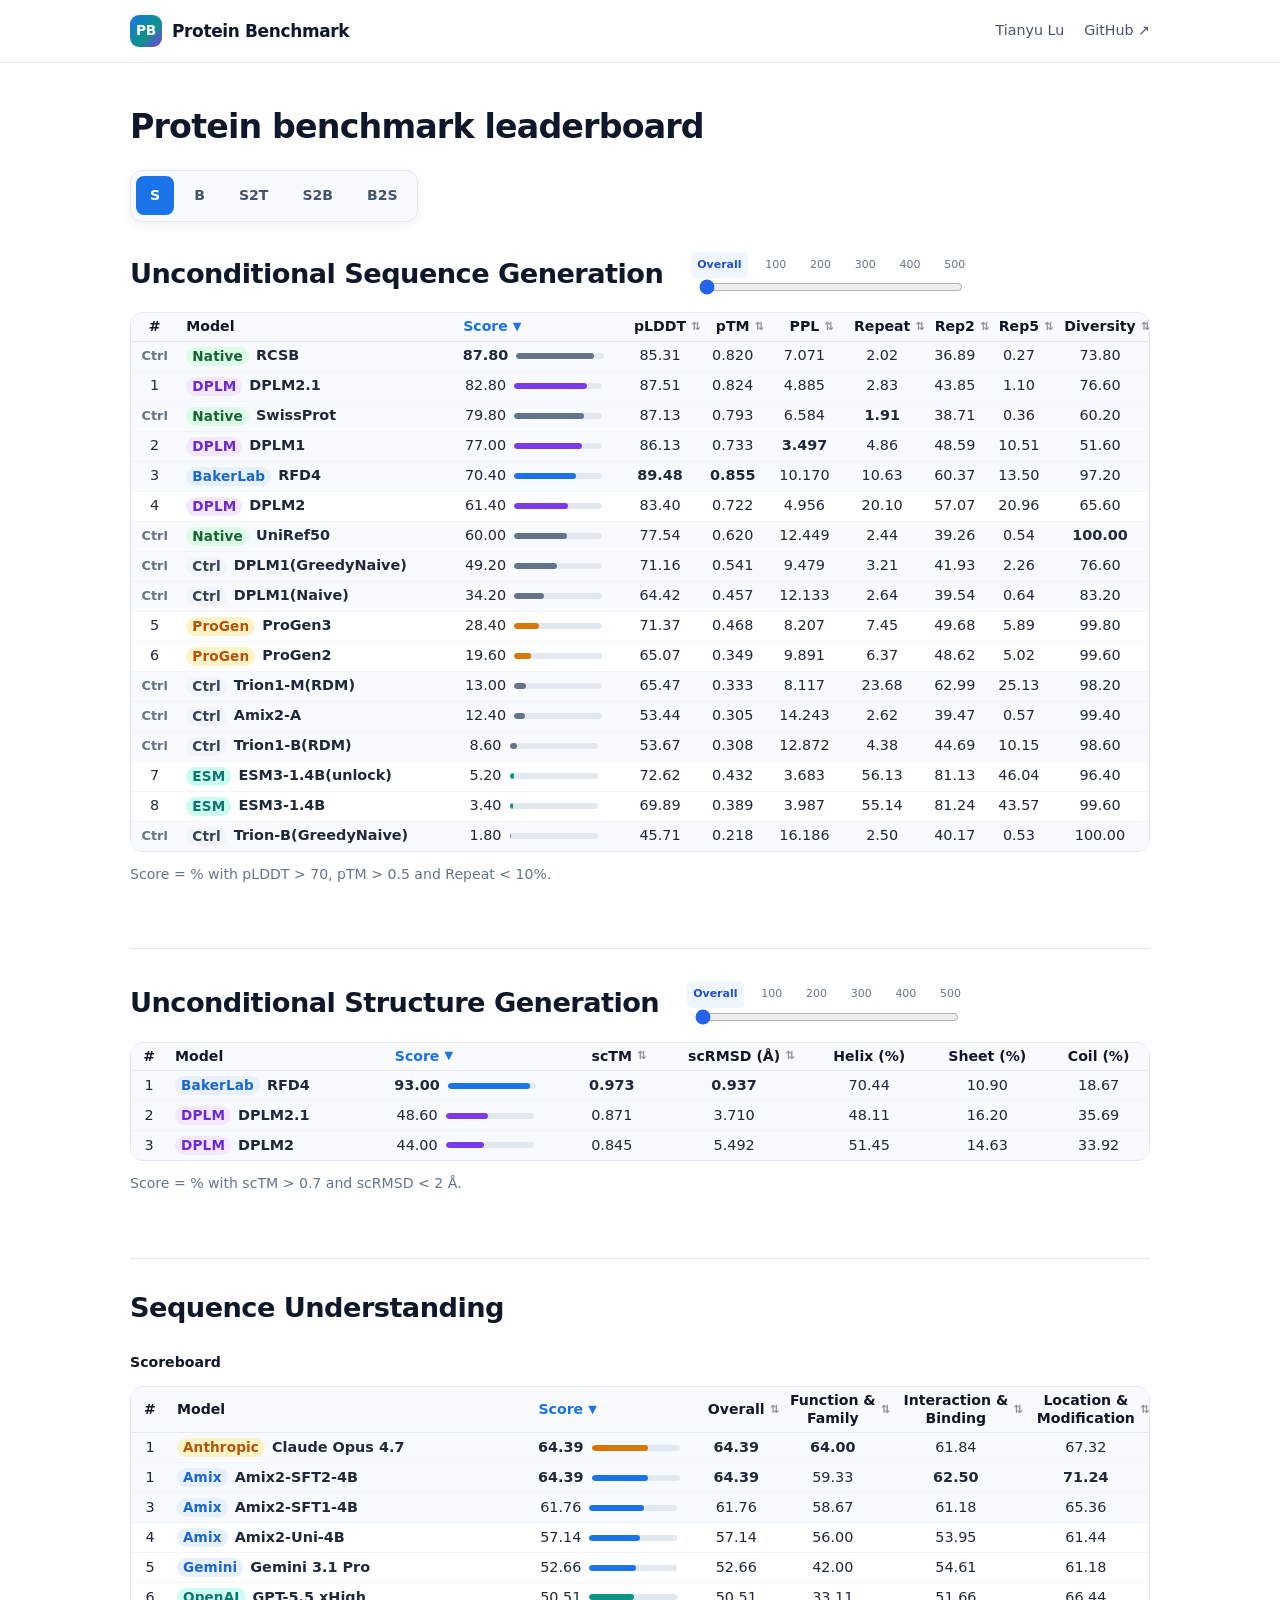
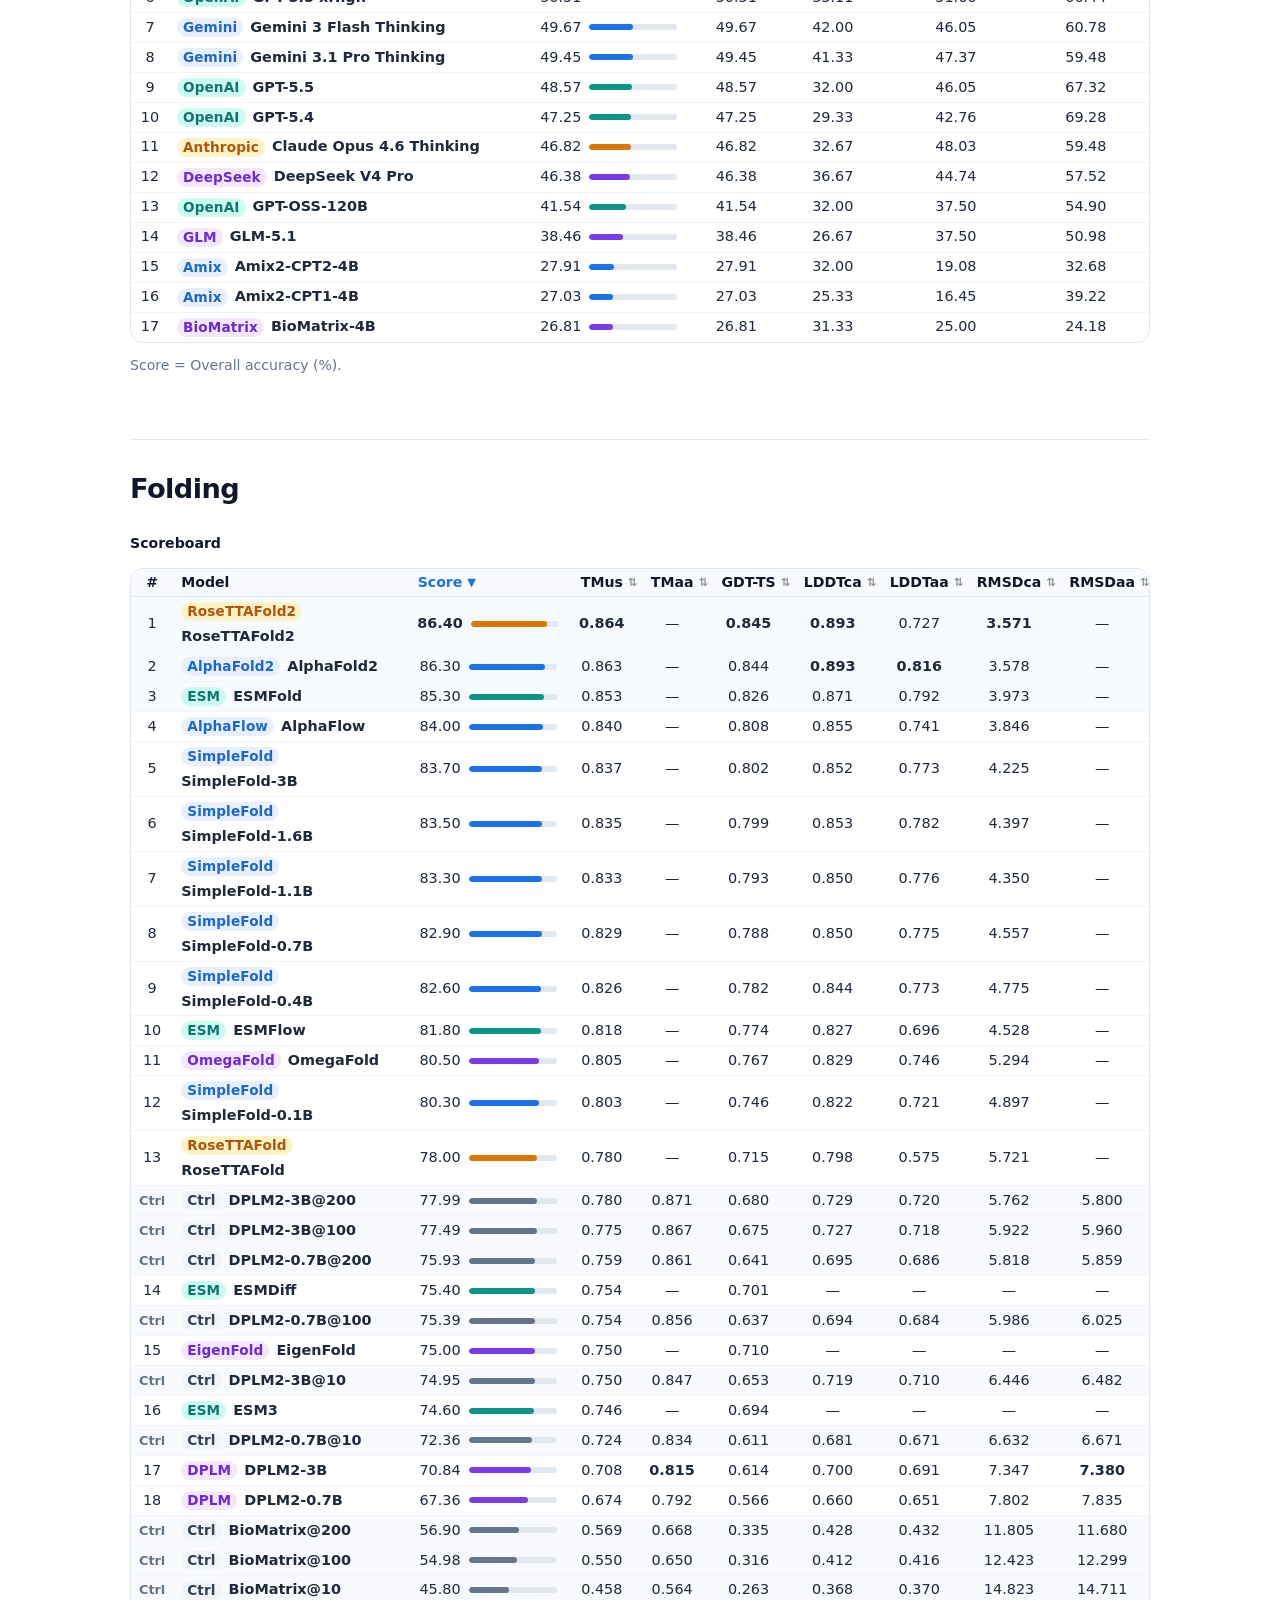
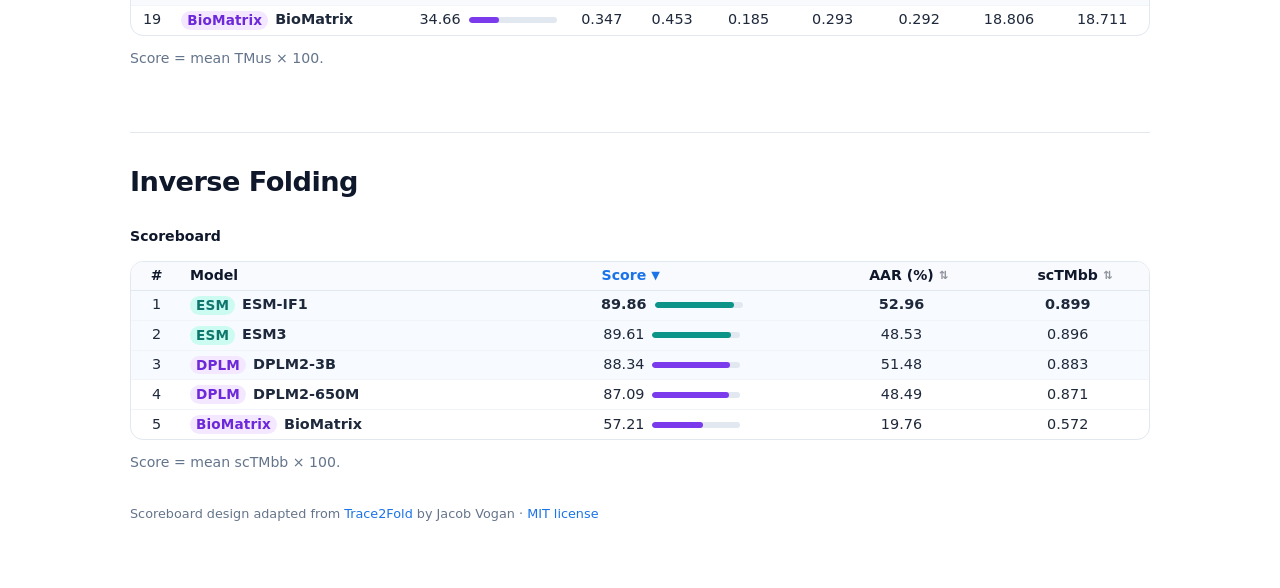
<file: leaderboard/index.html>
<!doctype html>
<html lang="en">
<head>
  <meta charset="utf-8">
  <meta name="viewport" content="width=device-width, initial-scale=1">
  <title>Protein Benchmark Leaderboard · Tianyu Lu</title>
  <meta name="description" content="Protein benchmark leaderboards for unconditional generation, sequence understanding, folding and inverse folding.">
  <link rel="stylesheet" href="styles.css?v=67fc13d113a9">
<style id="length-selector-style">
.generation-heading{display:flex;align-items:center;flex-wrap:wrap;gap:10px 28px;margin-bottom:16px}
.generation-heading h2{margin:0}
.length-selector{width:280px;max-width:100%;margin:0;padding:0 8px;box-sizing:border-box;flex:0 0 auto}
.length-selector input{display:block;width:100%;margin:0;accent-color:#2563eb;cursor:pointer;height:18px}
.length-labels{display:flex;justify-content:space-between;margin:0 -8px}
.length-labels button{font:inherit;font-size:11px;border:0;background:transparent;color:#64748b;padding:4px 6px;cursor:pointer;border-radius:5px}
.length-labels button[aria-pressed="true"]{color:#1d4ed8;background:#eff6ff;font-weight:700}
.length-selector :focus-visible{outline:2px solid #2563eb;outline-offset:3px}
</style>
</head>
<body>
  <header class="site-header"><div class="nav-bar">
    <a class="brand" href="./"><span class="brand-gem" aria-hidden="true">PB</span>Protein Benchmark</a>
    <nav class="nav-links" aria-label="Site"><a href="https://lutianyu21.github.io/">Tianyu Lu</a><a href="https://github.com/lutianyu21/lutianyu21.github.io">GitHub ↗</a></nav>
  </div></header>
  <main>
    <h1>Protein benchmark leaderboard</h1>
    <nav class="benchmark-tabs" aria-label="Benchmark sections">
      <a href="#sequence-uncond" aria-current="location" aria-label="S: Unconditional Sequence Generation" title="Unconditional Sequence Generation">S</a>
      <a href="#structure-uncond" aria-label="B: Unconditional Structure Generation" title="Unconditional Structure Generation">B</a>
      <a href="#sequence-understanding" aria-label="S2T: Sequence Understanding" title="Sequence Understanding">S2T</a>
      <a href="#folding" aria-label="S2B: Folding" title="Folding">S2B</a>
      <a href="#inverse-folding" aria-label="B2S: Inverse Folding" title="Inverse Folding">B2S</a>
    </nav>
    <section id="sequence-uncond" class="benchmark-section" aria-labelledby="sequence-uncond-title">
    <div class="generation-heading"><h2 id="sequence-uncond-title">Unconditional Sequence Generation</h2><div class="length-selector" data-length-selector><label class="sr-only" for="sequence-uncond-length">Target sequence length for Unconditional Sequence Generation</label><div class="length-labels"><button type="button" data-length-index="0" aria-pressed="true">Overall</button><button type="button" data-length-index="1" aria-pressed="false">100</button><button type="button" data-length-index="2" aria-pressed="false">200</button><button type="button" data-length-index="3" aria-pressed="false">300</button><button type="button" data-length-index="4" aria-pressed="false">400</button><button type="button" data-length-index="5" aria-pressed="false">500</button></div><input id="sequence-uncond-length" type="range" min="0" max="5" step="1" value="0" aria-valuetext="Overall"></div></div>
    <div class="table-wrap" tabindex="0" role="region" aria-label="Unconditional Sequence Generation scores, scroll horizontally on small screens">
      <table id="uncond-table" class="leaderboard-table" data-status="uncond-sort-status">
        <caption class="sr-only">Unconditional Sequence Generation joint-threshold Score, overall pLDDT and pTM. Higher Score, pLDDT, pTM and sequence diversity are better; lower PPL and lower Repeat, Rep2, and Rep5 percentages are better.</caption>
        <thead><tr>
          <th class="num" scope="col">#</th><th scope="col">Model</th>
          <th class="num" scope="col" data-sort="0" data-label="Score" aria-sort="descending"><button type="button" aria-label="Sort by Score"><span class="metric-label">Score</span></button></th>
          <th class="num" scope="col" data-sort="1" data-label="pLDDT" data-direction="higher" aria-sort="none"><button type="button" aria-label="Sort by pLDDT"><span class="metric-label">pLDDT</span></button></th>
          <th class="num" scope="col" data-sort="2" data-label="pTM" data-direction="higher" aria-sort="none"><button type="button" aria-label="Sort by pTM"><span class="metric-label">pTM</span></button></th>
          <th class="num" scope="col" data-sort="3" data-label="PPL" data-direction="lower" aria-sort="none"><button type="button" aria-label="Sort by PPL"><span class="metric-label">PPL</span></button></th>
          <th class="num" scope="col" data-sort="4" data-label="Repeat" data-direction="lower" aria-sort="none"><button type="button" aria-label="Sort by Repeat"><span class="metric-label">Repeat</span></button></th>
          <th class="num" scope="col" data-sort="5" data-label="Rep2" data-direction="lower" aria-sort="none"><button type="button" aria-label="Sort by Rep2"><span class="metric-label">Rep2</span></button></th>
          <th class="num" scope="col" data-sort="6" data-label="Rep5" data-direction="lower" aria-sort="none"><button type="button" aria-label="Sort by Rep5"><span class="metric-label">Rep5</span></button></th>
          <th class="num" scope="col" data-sort="7" data-label="Diversity" data-direction="higher" aria-sort="none"><button type="button" aria-label="Sort by sequence diversity"><span class="metric-label">Diversity</span></button></th>
        </tr></thead>
        <tbody><tr class="control-row" data-control="true"><td class="num rank">Ctrl</td><th scope="row"><div class="model-cell"><span class="fam-pill fam-native">Native</span><strong>RCSB</strong></div></th><td class="num" data-value="87.8"><span class="lb-score-cell"><span class="metric-value"><strong>87.80</strong></span><span class="lb-inline-track" aria-hidden="true"><span class="lb-inline-fill fill-ctrl" style="width:87.8%"></span></span></span></td><td class="num" data-value="85.31493773460389"><span class="metric-value">85.31</span></td><td class="num" data-value="0.8201845872402191"><span class="metric-value">0.820</span></td><td class="num" data-value="7.071015860579844"><span class="metric-value">7.071</span></td><td class="num" data-value="2.017504264017056"><span class="metric-value">2.02</span></td><td class="num" data-value="36.89309321496218"><span class="metric-value">36.89</span></td><td class="num" data-value="0.2744848750238345"><span class="metric-value">0.27</span></td><td class="num" data-value="73.8"><span class="metric-value">73.80</span></td></tr>
<tr class="lead-row"><td class="num rank">1</td><th scope="row"><div class="model-cell"><span class="fam-pill fam-open">DPLM</span><strong>DPLM2.1</strong></div></th><td class="num" data-value="82.8"><span class="lb-score-cell"><span class="metric-value">82.80</span><span class="lb-inline-track" aria-hidden="true"><span class="lb-inline-fill fill-open" style="width:82.8%"></span></span></span></td><td class="num" data-value="87.50764076709747"><span class="metric-value">87.51</span></td><td class="num" data-value="0.8242855485975742"><span class="metric-value">0.824</span></td><td class="num" data-value="4.885156331310092"><span class="metric-value">4.885</span></td><td class="num" data-value="2.8276666666666666"><span class="metric-value">2.83</span></td><td class="num" data-value="43.85095969056862"><span class="metric-value">43.85</span></td><td class="num" data-value="1.104052101805558"><span class="metric-value">1.10</span></td><td class="num" data-value="76.6"><span class="metric-value">76.60</span></td></tr>
<tr class="control-row" data-control="true"><td class="num rank">Ctrl</td><th scope="row"><div class="model-cell"><span class="fam-pill fam-native">Native</span><strong>SwissProt</strong></div></th><td class="num" data-value="79.8"><span class="lb-score-cell"><span class="metric-value">79.80</span><span class="lb-inline-track" aria-hidden="true"><span class="lb-inline-fill fill-ctrl" style="width:79.8%"></span></span></span></td><td class="num" data-value="87.13434001207352"><span class="metric-value">87.13</span></td><td class="num" data-value="0.79286023914814"><span class="metric-value">0.793</span></td><td class="num" data-value="6.584341749969621"><span class="metric-value">6.584</span></td><td class="num" data-value="1.9055"><span class="metric-value"><strong>1.91</strong></span></td><td class="num" data-value="38.711663112167344"><span class="metric-value">38.71</span></td><td class="num" data-value="0.3577313140389177"><span class="metric-value">0.36</span></td><td class="num" data-value="60.2"><span class="metric-value">60.20</span></td></tr>
<tr class="lead-row"><td class="num rank">2</td><th scope="row"><div class="model-cell"><span class="fam-pill fam-open">DPLM</span><strong>DPLM1</strong></div></th><td class="num" data-value="77"><span class="lb-score-cell"><span class="metric-value">77.00</span><span class="lb-inline-track" aria-hidden="true"><span class="lb-inline-fill fill-open" style="width:77%"></span></span></span></td><td class="num" data-value="86.12947934865952"><span class="metric-value">86.13</span></td><td class="num" data-value="0.7328143844902515"><span class="metric-value">0.733</span></td><td class="num" data-value="3.4973728458395184"><span class="metric-value"><strong>3.497</strong></span></td><td class="num" data-value="4.863266666666666"><span class="metric-value">4.86</span></td><td class="num" data-value="48.5883584359313"><span class="metric-value">48.59</span></td><td class="num" data-value="10.514617652693689"><span class="metric-value">10.51</span></td><td class="num" data-value="51.6"><span class="metric-value">51.60</span></td></tr>
<tr class="lead-row"><td class="num rank">3</td><th scope="row"><div class="model-cell"><span class="fam-pill fam-gemini">BakerLab</span><strong>RFD4</strong></div></th><td class="num" data-value="70.4"><span class="lb-score-cell"><span class="metric-value">70.40</span><span class="lb-inline-track" aria-hidden="true"><span class="lb-inline-fill fill-gemini" style="width:70.4%"></span></span></span></td><td class="num" data-value="89.47761073112488"><span class="metric-value"><strong>89.48</strong></span></td><td class="num" data-value="0.8546968519687652"><span class="metric-value"><strong>0.855</strong></span></td><td class="num" data-value="10.169534748496961"><span class="metric-value">10.170</span></td><td class="num" data-value="10.628033333333335"><span class="metric-value">10.63</span></td><td class="num" data-value="60.36924320554681"><span class="metric-value">60.37</span></td><td class="num" data-value="13.497483015887394"><span class="metric-value">13.50</span></td><td class="num" data-value="97.2"><span class="metric-value">97.20</span></td></tr>
<tr class=""><td class="num rank">4</td><th scope="row"><div class="model-cell"><span class="fam-pill fam-open">DPLM</span><strong>DPLM2</strong></div></th><td class="num" data-value="61.4"><span class="lb-score-cell"><span class="metric-value">61.40</span><span class="lb-inline-track" aria-hidden="true"><span class="lb-inline-fill fill-open" style="width:61.4%"></span></span></span></td><td class="num" data-value="83.4013713479042"><span class="metric-value">83.40</span></td><td class="num" data-value="0.7218038886636495"><span class="metric-value">0.722</span></td><td class="num" data-value="4.955632244556023"><span class="metric-value">4.956</span></td><td class="num" data-value="20.1039"><span class="metric-value">20.10</span></td><td class="num" data-value="57.0701771016898"><span class="metric-value">57.07</span></td><td class="num" data-value="20.956358143109295"><span class="metric-value">20.96</span></td><td class="num" data-value="65.6"><span class="metric-value">65.60</span></td></tr>
<tr class="control-row" data-control="true"><td class="num rank">Ctrl</td><th scope="row"><div class="model-cell"><span class="fam-pill fam-native">Native</span><strong>UniRef50</strong></div></th><td class="num" data-value="60"><span class="lb-score-cell"><span class="metric-value">60.00</span><span class="lb-inline-track" aria-hidden="true"><span class="lb-inline-fill fill-ctrl" style="width:60%"></span></span></span></td><td class="num" data-value="77.54070827364922"><span class="metric-value">77.54</span></td><td class="num" data-value="0.6199293075054884"><span class="metric-value">0.620</span></td><td class="num" data-value="12.449176635637425"><span class="metric-value">12.449</span></td><td class="num" data-value="2.4446333333333334"><span class="metric-value">2.44</span></td><td class="num" data-value="39.26393063914839"><span class="metric-value">39.26</span></td><td class="num" data-value="0.5445224186871653"><span class="metric-value">0.54</span></td><td class="num" data-value="100.0"><span class="metric-value"><strong>100.00</strong></span></td></tr>
<tr class="control-row" data-control="true"><td class="num rank">Ctrl</td><th scope="row"><div class="model-cell"><span class="fam-pill fam-ctrl">Ctrl</span><strong>DPLM1(GreedyNaive)</strong></div></th><td class="num" data-value="49.2"><span class="lb-score-cell"><span class="metric-value">49.20</span><span class="lb-inline-track" aria-hidden="true"><span class="lb-inline-fill fill-ctrl" style="width:49.2%"></span></span></span></td><td class="num" data-value="71.15992800593376"><span class="metric-value">71.16</span></td><td class="num" data-value="0.5409877338856459"><span class="metric-value">0.541</span></td><td class="num" data-value="9.47868342873805"><span class="metric-value">9.479</span></td><td class="num" data-value="3.2120333333333333"><span class="metric-value">3.21</span></td><td class="num" data-value="41.92939326276087"><span class="metric-value">41.93</span></td><td class="num" data-value="2.260494265736201"><span class="metric-value">2.26</span></td><td class="num" data-value="76.6"><span class="metric-value">76.60</span></td></tr>
<tr class="control-row" data-control="true"><td class="num rank">Ctrl</td><th scope="row"><div class="model-cell"><span class="fam-pill fam-ctrl">Ctrl</span><strong>DPLM1(Naive)</strong></div></th><td class="num" data-value="34.2"><span class="lb-score-cell"><span class="metric-value">34.20</span><span class="lb-inline-track" aria-hidden="true"><span class="lb-inline-fill fill-ctrl" style="width:34.2%"></span></span></span></td><td class="num" data-value="64.41804144382476"><span class="metric-value">64.42</span></td><td class="num" data-value="0.45730264300107953"><span class="metric-value">0.457</span></td><td class="num" data-value="12.133406483591086"><span class="metric-value">12.133</span></td><td class="num" data-value="2.6410333333333336"><span class="metric-value">2.64</span></td><td class="num" data-value="39.53656663100524"><span class="metric-value">39.54</span></td><td class="num" data-value="0.6443381951734487"><span class="metric-value">0.64</span></td><td class="num" data-value="83.2"><span class="metric-value">83.20</span></td></tr>
<tr class=""><td class="num rank">5</td><th scope="row"><div class="model-cell"><span class="fam-pill fam-anthropic">ProGen</span><strong>ProGen3</strong></div></th><td class="num" data-value="28.4"><span class="lb-score-cell"><span class="metric-value">28.40</span><span class="lb-inline-track" aria-hidden="true"><span class="lb-inline-fill fill-anthropic" style="width:28.4%"></span></span></span></td><td class="num" data-value="71.36772130727768"><span class="metric-value">71.37</span></td><td class="num" data-value="0.46790730172395706"><span class="metric-value">0.468</span></td><td class="num" data-value="8.206859328177368"><span class="metric-value">8.207</span></td><td class="num" data-value="7.452466666666667"><span class="metric-value">7.45</span></td><td class="num" data-value="49.680034390539646"><span class="metric-value">49.68</span></td><td class="num" data-value="5.892708258635678"><span class="metric-value">5.89</span></td><td class="num" data-value="99.8"><span class="metric-value">99.80</span></td></tr>
<tr class=""><td class="num rank">6</td><th scope="row"><div class="model-cell"><span class="fam-pill fam-anthropic">ProGen</span><strong>ProGen2</strong></div></th><td class="num" data-value="19.6"><span class="lb-score-cell"><span class="metric-value">19.60</span><span class="lb-inline-track" aria-hidden="true"><span class="lb-inline-fill fill-anthropic" style="width:19.6%"></span></span></span></td><td class="num" data-value="65.07395952343941"><span class="metric-value">65.07</span></td><td class="num" data-value="0.3487666628807783"><span class="metric-value">0.349</span></td><td class="num" data-value="9.891301092603612"><span class="metric-value">9.891</span></td><td class="num" data-value="6.373033333333334"><span class="metric-value">6.37</span></td><td class="num" data-value="48.61660372701288"><span class="metric-value">48.62</span></td><td class="num" data-value="5.023612944292668"><span class="metric-value">5.02</span></td><td class="num" data-value="99.6"><span class="metric-value">99.60</span></td></tr>
<tr class="control-row" data-control="true"><td class="num rank">Ctrl</td><th scope="row"><div class="model-cell"><span class="fam-pill fam-ctrl">Ctrl</span><strong>Trion1-M(RDM)</strong></div></th><td class="num" data-value="13"><span class="lb-score-cell"><span class="metric-value">13.00</span><span class="lb-inline-track" aria-hidden="true"><span class="lb-inline-fill fill-ctrl" style="width:13%"></span></span></span></td><td class="num" data-value="65.47120409607888"><span class="metric-value">65.47</span></td><td class="num" data-value="0.33266978830099103"><span class="metric-value">0.333</span></td><td class="num" data-value="8.116603485253357"><span class="metric-value">8.117</span></td><td class="num" data-value="23.67653333333333"><span class="metric-value">23.68</span></td><td class="num" data-value="62.990056351724945"><span class="metric-value">62.99</span></td><td class="num" data-value="25.129788008503446"><span class="metric-value">25.13</span></td><td class="num" data-value="98.2"><span class="metric-value">98.20</span></td></tr>
<tr class="control-row" data-control="true"><td class="num rank">Ctrl</td><th scope="row"><div class="model-cell"><span class="fam-pill fam-ctrl">Ctrl</span><strong>Amix2-A</strong></div></th><td class="num" data-value="12.4"><span class="lb-score-cell"><span class="metric-value">12.40</span><span class="lb-inline-track" aria-hidden="true"><span class="lb-inline-fill fill-ctrl" style="width:12.4%"></span></span></span></td><td class="num" data-value="53.43648527264595"><span class="metric-value">53.44</span></td><td class="num" data-value="0.30493739011883736"><span class="metric-value">0.305</span></td><td class="num" data-value="14.242789564994283"><span class="metric-value">14.243</span></td><td class="num" data-value="2.6169333333333333"><span class="metric-value">2.62</span></td><td class="num" data-value="39.46577730249245"><span class="metric-value">39.47</span></td><td class="num" data-value="0.5734574428698854"><span class="metric-value">0.57</span></td><td class="num" data-value="99.4"><span class="metric-value">99.40</span></td></tr>
<tr class="control-row" data-control="true"><td class="num rank">Ctrl</td><th scope="row"><div class="model-cell"><span class="fam-pill fam-ctrl">Ctrl</span><strong>Trion1-B(RDM)</strong></div></th><td class="num" data-value="8.6"><span class="lb-score-cell"><span class="metric-value">8.60</span><span class="lb-inline-track" aria-hidden="true"><span class="lb-inline-fill fill-ctrl" style="width:8.6%"></span></span></span></td><td class="num" data-value="53.670654439926146"><span class="metric-value">53.67</span></td><td class="num" data-value="0.30785826240479947"><span class="metric-value">0.308</span></td><td class="num" data-value="12.871932854194444"><span class="metric-value">12.872</span></td><td class="num" data-value="4.382233333333333"><span class="metric-value">4.38</span></td><td class="num" data-value="44.69117088282172"><span class="metric-value">44.69</span></td><td class="num" data-value="10.146966522600163"><span class="metric-value">10.15</span></td><td class="num" data-value="98.6"><span class="metric-value">98.60</span></td></tr>
<tr class=""><td class="num rank">7</td><th scope="row"><div class="model-cell"><span class="fam-pill fam-openai">ESM</span><strong>ESM3-1.4B(unlock)</strong></div></th><td class="num" data-value="5.2"><span class="lb-score-cell"><span class="metric-value">5.20</span><span class="lb-inline-track" aria-hidden="true"><span class="lb-inline-fill fill-openai" style="width:5.2%"></span></span></span></td><td class="num" data-value="72.61731125712394"><span class="metric-value">72.62</span></td><td class="num" data-value="0.4321004656106234"><span class="metric-value">0.432</span></td><td class="num" data-value="3.6829053881575002"><span class="metric-value">3.683</span></td><td class="num" data-value="56.1252"><span class="metric-value">56.13</span></td><td class="num" data-value="81.12613168132302"><span class="metric-value">81.13</span></td><td class="num" data-value="46.03736529036068"><span class="metric-value">46.04</span></td><td class="num" data-value="96.4"><span class="metric-value">96.40</span></td></tr>
<tr class=""><td class="num rank">8</td><th scope="row"><div class="model-cell"><span class="fam-pill fam-openai">ESM</span><strong>ESM3-1.4B</strong></div></th><td class="num" data-value="3.4"><span class="lb-score-cell"><span class="metric-value">3.40</span><span class="lb-inline-track" aria-hidden="true"><span class="lb-inline-fill fill-openai" style="width:3.4%"></span></span></span></td><td class="num" data-value="69.88829928636551"><span class="metric-value">69.89</span></td><td class="num" data-value="0.3893131612688303"><span class="metric-value">0.389</span></td><td class="num" data-value="3.987468043125029"><span class="metric-value">3.987</span></td><td class="num" data-value="55.1362"><span class="metric-value">55.14</span></td><td class="num" data-value="81.23750763134983"><span class="metric-value">81.24</span></td><td class="num" data-value="43.56521408932123"><span class="metric-value">43.57</span></td><td class="num" data-value="99.6"><span class="metric-value">99.60</span></td></tr>
<tr class="control-row" data-control="true"><td class="num rank">Ctrl</td><th scope="row"><div class="model-cell"><span class="fam-pill fam-ctrl">Ctrl</span><strong>Trion-B(GreedyNaive)</strong></div></th><td class="num" data-value="1.8"><span class="lb-score-cell"><span class="metric-value">1.80</span><span class="lb-inline-track" aria-hidden="true"><span class="lb-inline-fill fill-ctrl" style="width:1.8%"></span></span></span></td><td class="num" data-value="45.71293793916702"><span class="metric-value">45.71</span></td><td class="num" data-value="0.21808079136908054"><span class="metric-value">0.218</span></td><td class="num" data-value="16.186246514808566"><span class="metric-value">16.186</span></td><td class="num" data-value="2.4961"><span class="metric-value">2.50</span></td><td class="num" data-value="40.16909262217283"><span class="metric-value">40.17</span></td><td class="num" data-value="0.5349618129860068"><span class="metric-value">0.53</span></td><td class="num" data-value="100.0"><span class="metric-value">100.00</span></td></tr></tbody>
      </table>
    </div>
    <p class="sub">Score = % with pLDDT &gt; 70, pTM &gt; 0.5 and Repeat &lt; 10%.</p>
    <p class="sr-only" id="uncond-sort-status" role="status" aria-live="polite">Sorted by Score · highest first. Equal scores share a rank. Ctrl rows sort with models but are not ranked.</p>
    <template data-length-view="overall"><tr class="control-row" data-control="true"><td class="num rank">Ctrl</td><th scope="row"><div class="model-cell"><span class="fam-pill fam-native">Native</span><strong>RCSB</strong></div></th><td class="num" data-value="87.8"><span class="lb-score-cell"><span class="metric-value"><strong>87.80</strong></span><span class="lb-inline-track" aria-hidden="true"><span class="lb-inline-fill fill-ctrl" style="width:87.8%"></span></span></span></td><td class="num" data-value="85.31493773460389"><span class="metric-value">85.31</span></td><td class="num" data-value="0.8201845872402191"><span class="metric-value">0.820</span></td><td class="num" data-value="7.071015860579844"><span class="metric-value">7.071</span></td><td class="num" data-value="2.017504264017056"><span class="metric-value">2.02</span></td><td class="num" data-value="36.89309321496218"><span class="metric-value">36.89</span></td><td class="num" data-value="0.2744848750238345"><span class="metric-value">0.27</span></td><td class="num" data-value="73.8"><span class="metric-value">73.80</span></td></tr>
<tr class="lead-row"><td class="num rank">1</td><th scope="row"><div class="model-cell"><span class="fam-pill fam-open">DPLM</span><strong>DPLM2.1</strong></div></th><td class="num" data-value="82.8"><span class="lb-score-cell"><span class="metric-value">82.80</span><span class="lb-inline-track" aria-hidden="true"><span class="lb-inline-fill fill-open" style="width:82.8%"></span></span></span></td><td class="num" data-value="87.50764076709747"><span class="metric-value">87.51</span></td><td class="num" data-value="0.8242855485975742"><span class="metric-value">0.824</span></td><td class="num" data-value="4.885156331310092"><span class="metric-value">4.885</span></td><td class="num" data-value="2.8276666666666666"><span class="metric-value">2.83</span></td><td class="num" data-value="43.85095969056862"><span class="metric-value">43.85</span></td><td class="num" data-value="1.104052101805558"><span class="metric-value">1.10</span></td><td class="num" data-value="76.6"><span class="metric-value">76.60</span></td></tr>
<tr class="control-row" data-control="true"><td class="num rank">Ctrl</td><th scope="row"><div class="model-cell"><span class="fam-pill fam-native">Native</span><strong>SwissProt</strong></div></th><td class="num" data-value="79.8"><span class="lb-score-cell"><span class="metric-value">79.80</span><span class="lb-inline-track" aria-hidden="true"><span class="lb-inline-fill fill-ctrl" style="width:79.8%"></span></span></span></td><td class="num" data-value="87.13434001207352"><span class="metric-value">87.13</span></td><td class="num" data-value="0.79286023914814"><span class="metric-value">0.793</span></td><td class="num" data-value="6.584341749969621"><span class="metric-value">6.584</span></td><td class="num" data-value="1.9055"><span class="metric-value"><strong>1.91</strong></span></td><td class="num" data-value="38.711663112167344"><span class="metric-value">38.71</span></td><td class="num" data-value="0.3577313140389177"><span class="metric-value">0.36</span></td><td class="num" data-value="60.2"><span class="metric-value">60.20</span></td></tr>
<tr class="lead-row"><td class="num rank">2</td><th scope="row"><div class="model-cell"><span class="fam-pill fam-open">DPLM</span><strong>DPLM1</strong></div></th><td class="num" data-value="77"><span class="lb-score-cell"><span class="metric-value">77.00</span><span class="lb-inline-track" aria-hidden="true"><span class="lb-inline-fill fill-open" style="width:77%"></span></span></span></td><td class="num" data-value="86.12947934865952"><span class="metric-value">86.13</span></td><td class="num" data-value="0.7328143844902515"><span class="metric-value">0.733</span></td><td class="num" data-value="3.4973728458395184"><span class="metric-value"><strong>3.497</strong></span></td><td class="num" data-value="4.863266666666666"><span class="metric-value">4.86</span></td><td class="num" data-value="48.5883584359313"><span class="metric-value">48.59</span></td><td class="num" data-value="10.514617652693689"><span class="metric-value">10.51</span></td><td class="num" data-value="51.6"><span class="metric-value">51.60</span></td></tr>
<tr class="lead-row"><td class="num rank">3</td><th scope="row"><div class="model-cell"><span class="fam-pill fam-gemini">BakerLab</span><strong>RFD4</strong></div></th><td class="num" data-value="70.4"><span class="lb-score-cell"><span class="metric-value">70.40</span><span class="lb-inline-track" aria-hidden="true"><span class="lb-inline-fill fill-gemini" style="width:70.4%"></span></span></span></td><td class="num" data-value="89.47761073112488"><span class="metric-value"><strong>89.48</strong></span></td><td class="num" data-value="0.8546968519687652"><span class="metric-value"><strong>0.855</strong></span></td><td class="num" data-value="10.169534748496961"><span class="metric-value">10.170</span></td><td class="num" data-value="10.628033333333335"><span class="metric-value">10.63</span></td><td class="num" data-value="60.36924320554681"><span class="metric-value">60.37</span></td><td class="num" data-value="13.497483015887394"><span class="metric-value">13.50</span></td><td class="num" data-value="97.2"><span class="metric-value">97.20</span></td></tr>
<tr class=""><td class="num rank">4</td><th scope="row"><div class="model-cell"><span class="fam-pill fam-open">DPLM</span><strong>DPLM2</strong></div></th><td class="num" data-value="61.4"><span class="lb-score-cell"><span class="metric-value">61.40</span><span class="lb-inline-track" aria-hidden="true"><span class="lb-inline-fill fill-open" style="width:61.4%"></span></span></span></td><td class="num" data-value="83.4013713479042"><span class="metric-value">83.40</span></td><td class="num" data-value="0.7218038886636495"><span class="metric-value">0.722</span></td><td class="num" data-value="4.955632244556023"><span class="metric-value">4.956</span></td><td class="num" data-value="20.1039"><span class="metric-value">20.10</span></td><td class="num" data-value="57.0701771016898"><span class="metric-value">57.07</span></td><td class="num" data-value="20.956358143109295"><span class="metric-value">20.96</span></td><td class="num" data-value="65.6"><span class="metric-value">65.60</span></td></tr>
<tr class="control-row" data-control="true"><td class="num rank">Ctrl</td><th scope="row"><div class="model-cell"><span class="fam-pill fam-native">Native</span><strong>UniRef50</strong></div></th><td class="num" data-value="60"><span class="lb-score-cell"><span class="metric-value">60.00</span><span class="lb-inline-track" aria-hidden="true"><span class="lb-inline-fill fill-ctrl" style="width:60%"></span></span></span></td><td class="num" data-value="77.54070827364922"><span class="metric-value">77.54</span></td><td class="num" data-value="0.6199293075054884"><span class="metric-value">0.620</span></td><td class="num" data-value="12.449176635637425"><span class="metric-value">12.449</span></td><td class="num" data-value="2.4446333333333334"><span class="metric-value">2.44</span></td><td class="num" data-value="39.26393063914839"><span class="metric-value">39.26</span></td><td class="num" data-value="0.5445224186871653"><span class="metric-value">0.54</span></td><td class="num" data-value="100.0"><span class="metric-value"><strong>100.00</strong></span></td></tr>
<tr class="control-row" data-control="true"><td class="num rank">Ctrl</td><th scope="row"><div class="model-cell"><span class="fam-pill fam-ctrl">Ctrl</span><strong>DPLM1(GreedyNaive)</strong></div></th><td class="num" data-value="49.2"><span class="lb-score-cell"><span class="metric-value">49.20</span><span class="lb-inline-track" aria-hidden="true"><span class="lb-inline-fill fill-ctrl" style="width:49.2%"></span></span></span></td><td class="num" data-value="71.15992800593376"><span class="metric-value">71.16</span></td><td class="num" data-value="0.5409877338856459"><span class="metric-value">0.541</span></td><td class="num" data-value="9.47868342873805"><span class="metric-value">9.479</span></td><td class="num" data-value="3.2120333333333333"><span class="metric-value">3.21</span></td><td class="num" data-value="41.92939326276087"><span class="metric-value">41.93</span></td><td class="num" data-value="2.260494265736201"><span class="metric-value">2.26</span></td><td class="num" data-value="76.6"><span class="metric-value">76.60</span></td></tr>
<tr class="control-row" data-control="true"><td class="num rank">Ctrl</td><th scope="row"><div class="model-cell"><span class="fam-pill fam-ctrl">Ctrl</span><strong>DPLM1(Naive)</strong></div></th><td class="num" data-value="34.2"><span class="lb-score-cell"><span class="metric-value">34.20</span><span class="lb-inline-track" aria-hidden="true"><span class="lb-inline-fill fill-ctrl" style="width:34.2%"></span></span></span></td><td class="num" data-value="64.41804144382476"><span class="metric-value">64.42</span></td><td class="num" data-value="0.45730264300107953"><span class="metric-value">0.457</span></td><td class="num" data-value="12.133406483591086"><span class="metric-value">12.133</span></td><td class="num" data-value="2.6410333333333336"><span class="metric-value">2.64</span></td><td class="num" data-value="39.53656663100524"><span class="metric-value">39.54</span></td><td class="num" data-value="0.6443381951734487"><span class="metric-value">0.64</span></td><td class="num" data-value="83.2"><span class="metric-value">83.20</span></td></tr>
<tr class=""><td class="num rank">5</td><th scope="row"><div class="model-cell"><span class="fam-pill fam-anthropic">ProGen</span><strong>ProGen3</strong></div></th><td class="num" data-value="28.4"><span class="lb-score-cell"><span class="metric-value">28.40</span><span class="lb-inline-track" aria-hidden="true"><span class="lb-inline-fill fill-anthropic" style="width:28.4%"></span></span></span></td><td class="num" data-value="71.36772130727768"><span class="metric-value">71.37</span></td><td class="num" data-value="0.46790730172395706"><span class="metric-value">0.468</span></td><td class="num" data-value="8.206859328177368"><span class="metric-value">8.207</span></td><td class="num" data-value="7.452466666666667"><span class="metric-value">7.45</span></td><td class="num" data-value="49.680034390539646"><span class="metric-value">49.68</span></td><td class="num" data-value="5.892708258635678"><span class="metric-value">5.89</span></td><td class="num" data-value="99.8"><span class="metric-value">99.80</span></td></tr>
<tr class=""><td class="num rank">6</td><th scope="row"><div class="model-cell"><span class="fam-pill fam-anthropic">ProGen</span><strong>ProGen2</strong></div></th><td class="num" data-value="19.6"><span class="lb-score-cell"><span class="metric-value">19.60</span><span class="lb-inline-track" aria-hidden="true"><span class="lb-inline-fill fill-anthropic" style="width:19.6%"></span></span></span></td><td class="num" data-value="65.07395952343941"><span class="metric-value">65.07</span></td><td class="num" data-value="0.3487666628807783"><span class="metric-value">0.349</span></td><td class="num" data-value="9.891301092603612"><span class="metric-value">9.891</span></td><td class="num" data-value="6.373033333333334"><span class="metric-value">6.37</span></td><td class="num" data-value="48.61660372701288"><span class="metric-value">48.62</span></td><td class="num" data-value="5.023612944292668"><span class="metric-value">5.02</span></td><td class="num" data-value="99.6"><span class="metric-value">99.60</span></td></tr>
<tr class="control-row" data-control="true"><td class="num rank">Ctrl</td><th scope="row"><div class="model-cell"><span class="fam-pill fam-ctrl">Ctrl</span><strong>Trion1-M(RDM)</strong></div></th><td class="num" data-value="13"><span class="lb-score-cell"><span class="metric-value">13.00</span><span class="lb-inline-track" aria-hidden="true"><span class="lb-inline-fill fill-ctrl" style="width:13%"></span></span></span></td><td class="num" data-value="65.47120409607888"><span class="metric-value">65.47</span></td><td class="num" data-value="0.33266978830099103"><span class="metric-value">0.333</span></td><td class="num" data-value="8.116603485253357"><span class="metric-value">8.117</span></td><td class="num" data-value="23.67653333333333"><span class="metric-value">23.68</span></td><td class="num" data-value="62.990056351724945"><span class="metric-value">62.99</span></td><td class="num" data-value="25.129788008503446"><span class="metric-value">25.13</span></td><td class="num" data-value="98.2"><span class="metric-value">98.20</span></td></tr>
<tr class="control-row" data-control="true"><td class="num rank">Ctrl</td><th scope="row"><div class="model-cell"><span class="fam-pill fam-ctrl">Ctrl</span><strong>Amix2-A</strong></div></th><td class="num" data-value="12.4"><span class="lb-score-cell"><span class="metric-value">12.40</span><span class="lb-inline-track" aria-hidden="true"><span class="lb-inline-fill fill-ctrl" style="width:12.4%"></span></span></span></td><td class="num" data-value="53.43648527264595"><span class="metric-value">53.44</span></td><td class="num" data-value="0.30493739011883736"><span class="metric-value">0.305</span></td><td class="num" data-value="14.242789564994283"><span class="metric-value">14.243</span></td><td class="num" data-value="2.6169333333333333"><span class="metric-value">2.62</span></td><td class="num" data-value="39.46577730249245"><span class="metric-value">39.47</span></td><td class="num" data-value="0.5734574428698854"><span class="metric-value">0.57</span></td><td class="num" data-value="99.4"><span class="metric-value">99.40</span></td></tr>
<tr class="control-row" data-control="true"><td class="num rank">Ctrl</td><th scope="row"><div class="model-cell"><span class="fam-pill fam-ctrl">Ctrl</span><strong>Trion1-B(RDM)</strong></div></th><td class="num" data-value="8.6"><span class="lb-score-cell"><span class="metric-value">8.60</span><span class="lb-inline-track" aria-hidden="true"><span class="lb-inline-fill fill-ctrl" style="width:8.6%"></span></span></span></td><td class="num" data-value="53.670654439926146"><span class="metric-value">53.67</span></td><td class="num" data-value="0.30785826240479947"><span class="metric-value">0.308</span></td><td class="num" data-value="12.871932854194444"><span class="metric-value">12.872</span></td><td class="num" data-value="4.382233333333333"><span class="metric-value">4.38</span></td><td class="num" data-value="44.69117088282172"><span class="metric-value">44.69</span></td><td class="num" data-value="10.146966522600163"><span class="metric-value">10.15</span></td><td class="num" data-value="98.6"><span class="metric-value">98.60</span></td></tr>
<tr class=""><td class="num rank">7</td><th scope="row"><div class="model-cell"><span class="fam-pill fam-openai">ESM</span><strong>ESM3-1.4B(unlock)</strong></div></th><td class="num" data-value="5.2"><span class="lb-score-cell"><span class="metric-value">5.20</span><span class="lb-inline-track" aria-hidden="true"><span class="lb-inline-fill fill-openai" style="width:5.2%"></span></span></span></td><td class="num" data-value="72.61731125712394"><span class="metric-value">72.62</span></td><td class="num" data-value="0.4321004656106234"><span class="metric-value">0.432</span></td><td class="num" data-value="3.6829053881575002"><span class="metric-value">3.683</span></td><td class="num" data-value="56.1252"><span class="metric-value">56.13</span></td><td class="num" data-value="81.12613168132302"><span class="metric-value">81.13</span></td><td class="num" data-value="46.03736529036068"><span class="metric-value">46.04</span></td><td class="num" data-value="96.4"><span class="metric-value">96.40</span></td></tr>
<tr class=""><td class="num rank">8</td><th scope="row"><div class="model-cell"><span class="fam-pill fam-openai">ESM</span><strong>ESM3-1.4B</strong></div></th><td class="num" data-value="3.4"><span class="lb-score-cell"><span class="metric-value">3.40</span><span class="lb-inline-track" aria-hidden="true"><span class="lb-inline-fill fill-openai" style="width:3.4%"></span></span></span></td><td class="num" data-value="69.88829928636551"><span class="metric-value">69.89</span></td><td class="num" data-value="0.3893131612688303"><span class="metric-value">0.389</span></td><td class="num" data-value="3.987468043125029"><span class="metric-value">3.987</span></td><td class="num" data-value="55.1362"><span class="metric-value">55.14</span></td><td class="num" data-value="81.23750763134983"><span class="metric-value">81.24</span></td><td class="num" data-value="43.56521408932123"><span class="metric-value">43.57</span></td><td class="num" data-value="99.6"><span class="metric-value">99.60</span></td></tr>
<tr class="control-row" data-control="true"><td class="num rank">Ctrl</td><th scope="row"><div class="model-cell"><span class="fam-pill fam-ctrl">Ctrl</span><strong>Trion-B(GreedyNaive)</strong></div></th><td class="num" data-value="1.8"><span class="lb-score-cell"><span class="metric-value">1.80</span><span class="lb-inline-track" aria-hidden="true"><span class="lb-inline-fill fill-ctrl" style="width:1.8%"></span></span></span></td><td class="num" data-value="45.71293793916702"><span class="metric-value">45.71</span></td><td class="num" data-value="0.21808079136908054"><span class="metric-value">0.218</span></td><td class="num" data-value="16.186246514808566"><span class="metric-value">16.186</span></td><td class="num" data-value="2.4961"><span class="metric-value">2.50</span></td><td class="num" data-value="40.16909262217283"><span class="metric-value">40.17</span></td><td class="num" data-value="0.5349618129860068"><span class="metric-value">0.53</span></td><td class="num" data-value="100.0"><span class="metric-value">100.00</span></td></tr></template><template data-length-view="100"><tr class="control-row" data-control="true"><td class="num rank">Ctrl</td><th scope="row"><div class="model-cell"><span class="fam-pill fam-native">Native</span><strong>RCSB</strong></div></th><td class="num" data-value="64.0"><span class="lb-score-cell"><span class="metric-value"><strong>64.00</strong></span><span class="lb-inline-track" aria-hidden="true"><span class="lb-inline-fill fill-ctrl" style="width:64.0%"></span></span></span></td><td class="num" data-value="72.7909095287323"><span class="metric-value">72.79</span></td><td class="num" data-value="0.6426011644303798"><span class="metric-value">0.643</span></td><td class="num" data-value="9.915727643900384"><span class="metric-value">9.916</span></td><td class="num" data-value="2.38"><span class="metric-value">2.38</span></td><td class="num" data-value="18.242424242424242"><span class="metric-value">18.24</span></td><td class="num" data-value="0.1770833333333327"><span class="metric-value">0.18</span></td><td class="num" data-value="81.0"><span class="metric-value">81.00</span></td></tr>
<tr class="lead-row"><td class="num rank">1</td><th scope="row"><div class="model-cell"><span class="fam-pill fam-gemini">BakerLab</span><strong>RFD4</strong></div></th><td class="num" data-value="62.0"><span class="lb-score-cell"><span class="metric-value">62.00</span><span class="lb-inline-track" aria-hidden="true"><span class="lb-inline-fill fill-gemini" style="width:62.0%"></span></span></span></td><td class="num" data-value="82.57180106639862"><span class="metric-value"><strong>82.57</strong></span></td><td class="num" data-value="0.7680233851075172"><span class="metric-value"><strong>0.768</strong></span></td><td class="num" data-value="9.191688238137594"><span class="metric-value">9.192</span></td><td class="num" data-value="16.55"><span class="metric-value">16.55</span></td><td class="num" data-value="48.91919191919192"><span class="metric-value">48.92</span></td><td class="num" data-value="17.822916666666664"><span class="metric-value">17.82</span></td><td class="num" data-value="90.0"><span class="metric-value">90.00</span></td></tr>
<tr class="lead-row"><td class="num rank">2</td><th scope="row"><div class="model-cell"><span class="fam-pill fam-open">DPLM</span><strong>DPLM1</strong></div></th><td class="num" data-value="41.0"><span class="lb-score-cell"><span class="metric-value">41.00</span><span class="lb-inline-track" aria-hidden="true"><span class="lb-inline-fill fill-open" style="width:41.0%"></span></span></span></td><td class="num" data-value="69.10289365053177"><span class="metric-value">69.10</span></td><td class="num" data-value="0.5415060101449489"><span class="metric-value">0.542</span></td><td class="num" data-value="5.924005963046263"><span class="metric-value">5.924</span></td><td class="num" data-value="6.08"><span class="metric-value">6.08</span></td><td class="num" data-value="25.545454545454543"><span class="metric-value">25.55</span></td><td class="num" data-value="3.958333333333333"><span class="metric-value">3.96</span></td><td class="num" data-value="78.0"><span class="metric-value">78.00</span></td></tr>
<tr class="control-row" data-control="true"><td class="num rank">Ctrl</td><th scope="row"><div class="model-cell"><span class="fam-pill fam-native">Native</span><strong>SwissProt</strong></div></th><td class="num" data-value="34.0"><span class="lb-score-cell"><span class="metric-value">34.00</span><span class="lb-inline-track" aria-hidden="true"><span class="lb-inline-fill fill-ctrl" style="width:34.0%"></span></span></span></td><td class="num" data-value="65.07235130667686"><span class="metric-value">65.07</span></td><td class="num" data-value="0.49722287714481356"><span class="metric-value">0.497</span></td><td class="num" data-value="11.852823061543665"><span class="metric-value">11.853</span></td><td class="num" data-value="2.03"><span class="metric-value"><strong>2.03</strong></span></td><td class="num" data-value="20.151515151515152"><span class="metric-value">20.15</span></td><td class="num" data-value="0.1562499999999999"><span class="metric-value">0.16</span></td><td class="num" data-value="45.0"><span class="metric-value">45.00</span></td></tr>
<tr class="lead-row"><td class="num rank">3</td><th scope="row"><div class="model-cell"><span class="fam-pill fam-open">DPLM</span><strong>DPLM2</strong></div></th><td class="num" data-value="31.0"><span class="lb-score-cell"><span class="metric-value">31.00</span><span class="lb-inline-track" aria-hidden="true"><span class="lb-inline-fill fill-open" style="width:31.0%"></span></span></span></td><td class="num" data-value="64.41986548900604"><span class="metric-value">64.42</span></td><td class="num" data-value="0.49030259042978286"><span class="metric-value">0.490</span></td><td class="num" data-value="7.290018542235373"><span class="metric-value">7.290</span></td><td class="num" data-value="20.87"><span class="metric-value">20.87</span></td><td class="num" data-value="38.45454545454546"><span class="metric-value">38.45</span></td><td class="num" data-value="19.416666666666668"><span class="metric-value">19.42</span></td><td class="num" data-value="71.0"><span class="metric-value">71.00</span></td></tr>
<tr class=""><td class="num rank">4</td><th scope="row"><div class="model-cell"><span class="fam-pill fam-open">DPLM</span><strong>DPLM2.1</strong></div></th><td class="num" data-value="24.0"><span class="lb-score-cell"><span class="metric-value">24.00</span><span class="lb-inline-track" aria-hidden="true"><span class="lb-inline-fill fill-open" style="width:24.0%"></span></span></span></td><td class="num" data-value="64.13525521755219"><span class="metric-value">64.14</span></td><td class="num" data-value="0.4966755025088787"><span class="metric-value">0.497</span></td><td class="num" data-value="7.7355556142720445"><span class="metric-value">7.736</span></td><td class="num" data-value="2.34"><span class="metric-value">2.34</span></td><td class="num" data-value="23.90909090909091"><span class="metric-value">23.91</span></td><td class="num" data-value="0.6041666666666667"><span class="metric-value">0.60</span></td><td class="num" data-value="87.0"><span class="metric-value">87.00</span></td></tr>
<tr class="control-row" data-control="true"><td class="num rank">Ctrl</td><th scope="row"><div class="model-cell"><span class="fam-pill fam-ctrl">Ctrl</span><strong>DPLM1(GreedyNaive)</strong></div></th><td class="num" data-value="19.0"><span class="lb-score-cell"><span class="metric-value">19.00</span><span class="lb-inline-track" aria-hidden="true"><span class="lb-inline-fill fill-ctrl" style="width:19.0%"></span></span></span></td><td class="num" data-value="58.449573159217834"><span class="metric-value">58.45</span></td><td class="num" data-value="0.3848667383939028"><span class="metric-value">0.385</span></td><td class="num" data-value="12.543866756379636"><span class="metric-value">12.544</span></td><td class="num" data-value="3.34"><span class="metric-value">3.34</span></td><td class="num" data-value="21.929292929292927"><span class="metric-value">21.93</span></td><td class="num" data-value="0.7083333333333334"><span class="metric-value">0.71</span></td><td class="num" data-value="84.0"><span class="metric-value">84.00</span></td></tr>
<tr class="control-row" data-control="true"><td class="num rank">Ctrl</td><th scope="row"><div class="model-cell"><span class="fam-pill fam-ctrl">Ctrl</span><strong>DPLM1(Naive)</strong></div></th><td class="num" data-value="16.0"><span class="lb-score-cell"><span class="metric-value">16.00</span><span class="lb-inline-track" aria-hidden="true"><span class="lb-inline-fill fill-ctrl" style="width:16.0%"></span></span></span></td><td class="num" data-value="54.63676196336746"><span class="metric-value">54.64</span></td><td class="num" data-value="0.340763303488493"><span class="metric-value">0.341</span></td><td class="num" data-value="13.876815825280522"><span class="metric-value">13.877</span></td><td class="num" data-value="2.67"><span class="metric-value">2.67</span></td><td class="num" data-value="20.404040404040405"><span class="metric-value">20.40</span></td><td class="num" data-value="0.19791666666666663"><span class="metric-value">0.20</span></td><td class="num" data-value="86.0"><span class="metric-value">86.00</span></td></tr>
<tr class="control-row" data-control="true"><td class="num rank">Ctrl</td><th scope="row"><div class="model-cell"><span class="fam-pill fam-native">Native</span><strong>UniRef50</strong></div></th><td class="num" data-value="8.0"><span class="lb-score-cell"><span class="metric-value">8.00</span><span class="lb-inline-track" aria-hidden="true"><span class="lb-inline-fill fill-ctrl" style="width:8.0%"></span></span></span></td><td class="num" data-value="53.92448732256889"><span class="metric-value">53.92</span></td><td class="num" data-value="0.3308711291104555"><span class="metric-value">0.331</span></td><td class="num" data-value="15.332312631833089"><span class="metric-value">15.332</span></td><td class="num" data-value="2.4699999999999998"><span class="metric-value">2.47</span></td><td class="num" data-value="19.555555555555557"><span class="metric-value">19.56</span></td><td class="num" data-value="0.28125"><span class="metric-value">0.28</span></td><td class="num" data-value="100.0"><span class="metric-value"><strong>100.00</strong></span></td></tr>
<tr class=""><td class="num rank">5</td><th scope="row"><div class="model-cell"><span class="fam-pill fam-anthropic">ProGen</span><strong>ProGen2</strong></div></th><td class="num" data-value="5.0"><span class="lb-score-cell"><span class="metric-value">5.00</span><span class="lb-inline-track" aria-hidden="true"><span class="lb-inline-fill fill-anthropic" style="width:5.0%"></span></span></span></td><td class="num" data-value="51.907182574272156"><span class="metric-value">51.91</span></td><td class="num" data-value="0.2613760155439377"><span class="metric-value">0.261</span></td><td class="num" data-value="11.09126388844502"><span class="metric-value">11.091</span></td><td class="num" data-value="5.24"><span class="metric-value">5.24</span></td><td class="num" data-value="27.25252525252525"><span class="metric-value">27.25</span></td><td class="num" data-value="1.0416666666666665"><span class="metric-value">1.04</span></td><td class="num" data-value="100.0"><span class="metric-value"><strong>100.00</strong></span></td></tr>
<tr class="control-row" data-control="true"><td class="num rank">Ctrl</td><th scope="row"><div class="model-cell"><span class="fam-pill fam-ctrl">Ctrl</span><strong>Trion1-M(RDM)</strong></div></th><td class="num" data-value="5.0"><span class="lb-score-cell"><span class="metric-value">5.00</span><span class="lb-inline-track" aria-hidden="true"><span class="lb-inline-fill fill-ctrl" style="width:5.0%"></span></span></span></td><td class="num" data-value="52.93273106217384"><span class="metric-value">52.93</span></td><td class="num" data-value="0.25730488806962964"><span class="metric-value">0.257</span></td><td class="num" data-value="10.926877973697167"><span class="metric-value">10.927</span></td><td class="num" data-value="11.92"><span class="metric-value">11.92</span></td><td class="num" data-value="39.63636363636363"><span class="metric-value">39.64</span></td><td class="num" data-value="11.697916666666666"><span class="metric-value">11.70</span></td><td class="num" data-value="99.0"><span class="metric-value">99.00</span></td></tr>
<tr class=""><td class="num rank">6</td><th scope="row"><div class="model-cell"><span class="fam-pill fam-anthropic">ProGen</span><strong>ProGen3</strong></div></th><td class="num" data-value="4.0"><span class="lb-score-cell"><span class="metric-value">4.00</span><span class="lb-inline-track" aria-hidden="true"><span class="lb-inline-fill fill-anthropic" style="width:4.0%"></span></span></span></td><td class="num" data-value="55.961030542850494"><span class="metric-value">55.96</span></td><td class="num" data-value="0.3329729789495468"><span class="metric-value">0.333</span></td><td class="num" data-value="9.59661680067226"><span class="metric-value">9.597</span></td><td class="num" data-value="4.22"><span class="metric-value">4.22</span></td><td class="num" data-value="26.121212121212125"><span class="metric-value">26.12</span></td><td class="num" data-value="1.3229166666666663"><span class="metric-value">1.32</span></td><td class="num" data-value="100.0"><span class="metric-value"><strong>100.00</strong></span></td></tr>
<tr class=""><td class="num rank">6</td><th scope="row"><div class="model-cell"><span class="fam-pill fam-openai">ESM</span><strong>ESM3-1.4B(unlock)</strong></div></th><td class="num" data-value="4.0"><span class="lb-score-cell"><span class="metric-value">4.00</span><span class="lb-inline-track" aria-hidden="true"><span class="lb-inline-fill fill-openai" style="width:4.0%"></span></span></span></td><td class="num" data-value="65.6100617647171"><span class="metric-value">65.61</span></td><td class="num" data-value="0.3715806673467159"><span class="metric-value">0.372</span></td><td class="num" data-value="4.235615681333295"><span class="metric-value"><strong>4.236</strong></span></td><td class="num" data-value="57.69"><span class="metric-value">57.69</span></td><td class="num" data-value="72.74747474747475"><span class="metric-value">72.75</span></td><td class="num" data-value="38.354166666666664"><span class="metric-value">38.35</span></td><td class="num" data-value="99.0"><span class="metric-value">99.00</span></td></tr>
<tr class=""><td class="num rank">8</td><th scope="row"><div class="model-cell"><span class="fam-pill fam-openai">ESM</span><strong>ESM3-1.4B</strong></div></th><td class="num" data-value="3.0"><span class="lb-score-cell"><span class="metric-value">3.00</span><span class="lb-inline-track" aria-hidden="true"><span class="lb-inline-fill fill-openai" style="width:3.0%"></span></span></span></td><td class="num" data-value="65.85436427593231"><span class="metric-value">65.85</span></td><td class="num" data-value="0.3612496967613697"><span class="metric-value">0.361</span></td><td class="num" data-value="4.857957327680902"><span class="metric-value">4.858</span></td><td class="num" data-value="51.38"><span class="metric-value">51.38</span></td><td class="num" data-value="70.56565656565657"><span class="metric-value">70.57</span></td><td class="num" data-value="31.614583333333336"><span class="metric-value">31.61</span></td><td class="num" data-value="100.0"><span class="metric-value"><strong>100.00</strong></span></td></tr>
<tr class="control-row" data-control="true"><td class="num rank">Ctrl</td><th scope="row"><div class="model-cell"><span class="fam-pill fam-ctrl">Ctrl</span><strong>Trion1-B(RDM)</strong></div></th><td class="num" data-value="2.0"><span class="lb-score-cell"><span class="metric-value">2.00</span><span class="lb-inline-track" aria-hidden="true"><span class="lb-inline-fill fill-ctrl" style="width:2.0%"></span></span></span></td><td class="num" data-value="48.198879688978195"><span class="metric-value">48.20</span></td><td class="num" data-value="0.262344461157918"><span class="metric-value">0.262</span></td><td class="num" data-value="14.68663003932591"><span class="metric-value">14.687</span></td><td class="num" data-value="2.52"><span class="metric-value">2.52</span></td><td class="num" data-value="23.1010101010101"><span class="metric-value">23.10</span></td><td class="num" data-value="2.9583333333333335"><span class="metric-value">2.96</span></td><td class="num" data-value="99.0"><span class="metric-value">99.00</span></td></tr>
<tr class="control-row" data-control="true"><td class="num rank">Ctrl</td><th scope="row"><div class="model-cell"><span class="fam-pill fam-ctrl">Ctrl</span><strong>Trion-B(GreedyNaive)</strong></div></th><td class="num" data-value="1.0"><span class="lb-score-cell"><span class="metric-value">1.00</span><span class="lb-inline-track" aria-hidden="true"><span class="lb-inline-fill fill-ctrl" style="width:1.0%"></span></span></span></td><td class="num" data-value="44.892387837171555"><span class="metric-value">44.89</span></td><td class="num" data-value="0.21959752403199673"><span class="metric-value">0.220</span></td><td class="num" data-value="16.51415703186839"><span class="metric-value">16.514</span></td><td class="num" data-value="3.06"><span class="metric-value">3.06</span></td><td class="num" data-value="20.595959595959595"><span class="metric-value">20.60</span></td><td class="num" data-value="0.1562499999999999"><span class="metric-value">0.16</span></td><td class="num" data-value="100.0"><span class="metric-value">100.00</span></td></tr>
<tr class="control-row" data-control="true"><td class="num rank">Ctrl</td><th scope="row"><div class="model-cell"><span class="fam-pill fam-ctrl">Ctrl</span><strong>Amix2-A</strong></div></th><td class="num" data-value="0.0"><span class="lb-score-cell"><span class="metric-value">0.00</span><span class="lb-inline-track" aria-hidden="true"><span class="lb-inline-fill fill-ctrl" style="width:0.0%"></span></span></span></td><td class="num" data-value="46.80162909626961"><span class="metric-value">46.80</span></td><td class="num" data-value="0.24287040576338767"><span class="metric-value">0.243</span></td><td class="num" data-value="14.898020450180576"><span class="metric-value">14.898</span></td><td class="num" data-value="2.25"><span class="metric-value">2.25</span></td><td class="num" data-value="19.747474747474747"><span class="metric-value">19.75</span></td><td class="num" data-value="0.062499999999999896"><span class="metric-value">0.06</span></td><td class="num" data-value="99.0"><span class="metric-value">99.00</span></td></tr></template><template data-length-view="200"><tr class="lead-row"><td class="num rank">1</td><th scope="row"><div class="model-cell"><span class="fam-pill fam-open">DPLM</span><strong>DPLM2.1</strong></div></th><td class="num" data-value="99.0"><span class="lb-score-cell"><span class="metric-value"><strong>99.00</strong></span><span class="lb-inline-track" aria-hidden="true"><span class="lb-inline-fill fill-open" style="width:99.0%"></span></span></span></td><td class="num" data-value="93.1284014582634"><span class="metric-value"><strong>93.13</strong></span></td><td class="num" data-value="0.8879796141386032"><span class="metric-value"><strong>0.888</strong></span></td><td class="num" data-value="4.87790605998748"><span class="metric-value">4.878</span></td><td class="num" data-value="2.77"><span class="metric-value">2.77</span></td><td class="num" data-value="37.11055276381909"><span class="metric-value">37.11</span></td><td class="num" data-value="0.2602040816326525"><span class="metric-value">0.26</span></td><td class="num" data-value="79.0"><span class="metric-value">79.00</span></td></tr>
<tr class="control-row" data-control="true"><td class="num rank">Ctrl</td><th scope="row"><div class="model-cell"><span class="fam-pill fam-native">Native</span><strong>RCSB</strong></div></th><td class="num" data-value="97.0"><span class="lb-score-cell"><span class="metric-value">97.00</span><span class="lb-inline-track" aria-hidden="true"><span class="lb-inline-fill fill-ctrl" style="width:97.0%"></span></span></span></td><td class="num" data-value="87.69356197118759"><span class="metric-value">87.69</span></td><td class="num" data-value="0.853897296488285"><span class="metric-value">0.854</span></td><td class="num" data-value="7.849810334224124"><span class="metric-value">7.850</span></td><td class="num" data-value="2.42"><span class="metric-value">2.42</span></td><td class="num" data-value="29.8643216080402"><span class="metric-value">29.86</span></td><td class="num" data-value="0.4285714285714278"><span class="metric-value">0.43</span></td><td class="num" data-value="78.0"><span class="metric-value">78.00</span></td></tr>
<tr class="control-row" data-control="true"><td class="num rank">Ctrl</td><th scope="row"><div class="model-cell"><span class="fam-pill fam-native">Native</span><strong>SwissProt</strong></div></th><td class="num" data-value="89.0"><span class="lb-score-cell"><span class="metric-value">89.00</span><span class="lb-inline-track" aria-hidden="true"><span class="lb-inline-fill fill-ctrl" style="width:89.0%"></span></span></span></td><td class="num" data-value="92.0440399646759"><span class="metric-value">92.04</span></td><td class="num" data-value="0.828711460530758"><span class="metric-value">0.829</span></td><td class="num" data-value="5.257026349687344"><span class="metric-value">5.257</span></td><td class="num" data-value="2.4"><span class="metric-value"><strong>2.40</strong></span></td><td class="num" data-value="33.16080402010051"><span class="metric-value">33.16</span></td><td class="num" data-value="1.1581632653061222"><span class="metric-value">1.16</span></td><td class="num" data-value="65.0"><span class="metric-value">65.00</span></td></tr>
<tr class="lead-row"><td class="num rank">2</td><th scope="row"><div class="model-cell"><span class="fam-pill fam-open">DPLM</span><strong>DPLM2</strong></div></th><td class="num" data-value="81.0"><span class="lb-score-cell"><span class="metric-value">81.00</span><span class="lb-inline-track" aria-hidden="true"><span class="lb-inline-fill fill-open" style="width:81.0%"></span></span></span></td><td class="num" data-value="90.33583605289459"><span class="metric-value">90.34</span></td><td class="num" data-value="0.8404465079307556"><span class="metric-value">0.840</span></td><td class="num" data-value="4.387643766015436"><span class="metric-value">4.388</span></td><td class="num" data-value="12.22"><span class="metric-value">12.22</span></td><td class="num" data-value="47.1608040201005"><span class="metric-value">47.16</span></td><td class="num" data-value="11.51530612244898"><span class="metric-value">11.52</span></td><td class="num" data-value="79.0"><span class="metric-value">79.00</span></td></tr>
<tr class="lead-row"><td class="num rank">3</td><th scope="row"><div class="model-cell"><span class="fam-pill fam-open">DPLM</span><strong>DPLM1</strong></div></th><td class="num" data-value="79.0"><span class="lb-score-cell"><span class="metric-value">79.00</span><span class="lb-inline-track" aria-hidden="true"><span class="lb-inline-fill fill-open" style="width:79.0%"></span></span></span></td><td class="num" data-value="87.95023584365845"><span class="metric-value">87.95</span></td><td class="num" data-value="0.808066069483757"><span class="metric-value">0.808</span></td><td class="num" data-value="3.6647855087119976"><span class="metric-value"><strong>3.665</strong></span></td><td class="num" data-value="4.665"><span class="metric-value">4.67</span></td><td class="num" data-value="39.76381909547739"><span class="metric-value">39.76</span></td><td class="num" data-value="4.0102040816326525"><span class="metric-value">4.01</span></td><td class="num" data-value="52.0"><span class="metric-value">52.00</span></td></tr>
<tr class="control-row" data-control="true"><td class="num rank">Ctrl</td><th scope="row"><div class="model-cell"><span class="fam-pill fam-native">Native</span><strong>UniRef50</strong></div></th><td class="num" data-value="69.0"><span class="lb-score-cell"><span class="metric-value">69.00</span><span class="lb-inline-track" aria-hidden="true"><span class="lb-inline-fill fill-ctrl" style="width:69.0%"></span></span></span></td><td class="num" data-value="81.04389575123787"><span class="metric-value">81.04</span></td><td class="num" data-value="0.6477553113549948"><span class="metric-value">0.648</span></td><td class="num" data-value="12.996249138783435"><span class="metric-value">12.996</span></td><td class="num" data-value="2.9349999999999996"><span class="metric-value">2.93</span></td><td class="num" data-value="33.231155778894475"><span class="metric-value">33.23</span></td><td class="num" data-value="0.724489795918367"><span class="metric-value">0.72</span></td><td class="num" data-value="100.0"><span class="metric-value"><strong>100.00</strong></span></td></tr>
<tr class=""><td class="num rank">4</td><th scope="row"><div class="model-cell"><span class="fam-pill fam-gemini">BakerLab</span><strong>RFD4</strong></div></th><td class="num" data-value="51.0"><span class="lb-score-cell"><span class="metric-value">51.00</span><span class="lb-inline-track" aria-hidden="true"><span class="lb-inline-fill fill-gemini" style="width:51.0%"></span></span></span></td><td class="num" data-value="90.71249535679817"><span class="metric-value">90.71</span></td><td class="num" data-value="0.8561562460660934"><span class="metric-value">0.856</span></td><td class="num" data-value="8.536716824787048"><span class="metric-value">8.537</span></td><td class="num" data-value="17.385"><span class="metric-value">17.39</span></td><td class="num" data-value="61.57788944723618"><span class="metric-value">61.58</span></td><td class="num" data-value="23.658163265306122"><span class="metric-value">23.66</span></td><td class="num" data-value="99.0"><span class="metric-value">99.00</span></td></tr>
<tr class=""><td class="num rank">5</td><th scope="row"><div class="model-cell"><span class="fam-pill fam-anthropic">ProGen</span><strong>ProGen3</strong></div></th><td class="num" data-value="43.0"><span class="lb-score-cell"><span class="metric-value">43.00</span><span class="lb-inline-track" aria-hidden="true"><span class="lb-inline-fill fill-anthropic" style="width:43.0%"></span></span></span></td><td class="num" data-value="74.83079478144646"><span class="metric-value">74.83</span></td><td class="num" data-value="0.5333647036552429"><span class="metric-value">0.533</span></td><td class="num" data-value="9.170729403925614"><span class="metric-value">9.171</span></td><td class="num" data-value="4.445"><span class="metric-value">4.45</span></td><td class="num" data-value="41.321608040201006"><span class="metric-value">41.32</span></td><td class="num" data-value="1.4642857142857142"><span class="metric-value">1.46</span></td><td class="num" data-value="99.0"><span class="metric-value">99.00</span></td></tr>
<tr class="control-row" data-control="true"><td class="num rank">Ctrl</td><th scope="row"><div class="model-cell"><span class="fam-pill fam-ctrl">Ctrl</span><strong>DPLM1(GreedyNaive)</strong></div></th><td class="num" data-value="40.0"><span class="lb-score-cell"><span class="metric-value">40.00</span><span class="lb-inline-track" aria-hidden="true"><span class="lb-inline-fill fill-ctrl" style="width:40.0%"></span></span></span></td><td class="num" data-value="70.58342117071152"><span class="metric-value">70.58</span></td><td class="num" data-value="0.5300905238091945"><span class="metric-value">0.530</span></td><td class="num" data-value="10.799176498728766"><span class="metric-value">10.799</span></td><td class="num" data-value="3.585"><span class="metric-value">3.58</span></td><td class="num" data-value="34.427135678391956"><span class="metric-value">34.43</span></td><td class="num" data-value="1.2857142857142856"><span class="metric-value">1.29</span></td><td class="num" data-value="86.0"><span class="metric-value">86.00</span></td></tr>
<tr class="control-row" data-control="true"><td class="num rank">Ctrl</td><th scope="row"><div class="model-cell"><span class="fam-pill fam-ctrl">Ctrl</span><strong>DPLM1(Naive)</strong></div></th><td class="num" data-value="33.0"><span class="lb-score-cell"><span class="metric-value">33.00</span><span class="lb-inline-track" aria-hidden="true"><span class="lb-inline-fill fill-ctrl" style="width:33.0%"></span></span></span></td><td class="num" data-value="64.38066375255585"><span class="metric-value">64.38</span></td><td class="num" data-value="0.48529213905334473"><span class="metric-value">0.485</span></td><td class="num" data-value="13.381575238097847"><span class="metric-value">13.382</span></td><td class="num" data-value="2.75"><span class="metric-value">2.75</span></td><td class="num" data-value="31.984924623115578"><span class="metric-value">31.98</span></td><td class="num" data-value="0.2040816326530609"><span class="metric-value">0.20</span></td><td class="num" data-value="90.0"><span class="metric-value">90.00</span></td></tr>
<tr class=""><td class="num rank">6</td><th scope="row"><div class="model-cell"><span class="fam-pill fam-anthropic">ProGen</span><strong>ProGen2</strong></div></th><td class="num" data-value="28.0"><span class="lb-score-cell"><span class="metric-value">28.00</span><span class="lb-inline-track" aria-hidden="true"><span class="lb-inline-fill fill-anthropic" style="width:28.0%"></span></span></span></td><td class="num" data-value="70.38836830854416"><span class="metric-value">70.39</span></td><td class="num" data-value="0.40112268723547456"><span class="metric-value">0.401</span></td><td class="num" data-value="10.092827821566887"><span class="metric-value">10.093</span></td><td class="num" data-value="4.62"><span class="metric-value">4.62</span></td><td class="num" data-value="40.4321608040201"><span class="metric-value">40.43</span></td><td class="num" data-value="2.3520408163265296"><span class="metric-value">2.35</span></td><td class="num" data-value="100.0"><span class="metric-value"><strong>100.00</strong></span></td></tr>
<tr class="control-row" data-control="true"><td class="num rank">Ctrl</td><th scope="row"><div class="model-cell"><span class="fam-pill fam-ctrl">Ctrl</span><strong>Amix2-A</strong></div></th><td class="num" data-value="20.0"><span class="lb-score-cell"><span class="metric-value">20.00</span><span class="lb-inline-track" aria-hidden="true"><span class="lb-inline-fill fill-ctrl" style="width:20.0%"></span></span></span></td><td class="num" data-value="59.41412717103958"><span class="metric-value">59.41</span></td><td class="num" data-value="0.37587234199047087"><span class="metric-value">0.376</span></td><td class="num" data-value="13.37076268026977"><span class="metric-value">13.371</span></td><td class="num" data-value="3.08"><span class="metric-value">3.08</span></td><td class="num" data-value="32.64321608040201"><span class="metric-value">32.64</span></td><td class="num" data-value="0.9438775510204078"><span class="metric-value">0.94</span></td><td class="num" data-value="98.0"><span class="metric-value">98.00</span></td></tr>
<tr class="control-row" data-control="true"><td class="num rank">Ctrl</td><th scope="row"><div class="model-cell"><span class="fam-pill fam-ctrl">Ctrl</span><strong>Trion1-M(RDM)</strong></div></th><td class="num" data-value="19.0"><span class="lb-score-cell"><span class="metric-value">19.00</span><span class="lb-inline-track" aria-hidden="true"><span class="lb-inline-fill fill-ctrl" style="width:19.0%"></span></span></span></td><td class="num" data-value="69.52570992708206"><span class="metric-value">69.53</span></td><td class="num" data-value="0.3801666853576899"><span class="metric-value">0.380</span></td><td class="num" data-value="9.101063112268204"><span class="metric-value">9.101</span></td><td class="num" data-value="18.13"><span class="metric-value">18.13</span></td><td class="num" data-value="53.608040201005025"><span class="metric-value">53.61</span></td><td class="num" data-value="14.862244897959185"><span class="metric-value">14.86</span></td><td class="num" data-value="97.0"><span class="metric-value">97.00</span></td></tr>
<tr class="control-row" data-control="true"><td class="num rank">Ctrl</td><th scope="row"><div class="model-cell"><span class="fam-pill fam-ctrl">Ctrl</span><strong>Trion1-B(RDM)</strong></div></th><td class="num" data-value="13.0"><span class="lb-score-cell"><span class="metric-value">13.00</span><span class="lb-inline-track" aria-hidden="true"><span class="lb-inline-fill fill-ctrl" style="width:13.0%"></span></span></span></td><td class="num" data-value="56.59532034397125"><span class="metric-value">56.60</span></td><td class="num" data-value="0.3264253401756287"><span class="metric-value">0.326</span></td><td class="num" data-value="13.45478373158892"><span class="metric-value">13.455</span></td><td class="num" data-value="3.7399999999999998"><span class="metric-value">3.74</span></td><td class="num" data-value="37.88944723618091"><span class="metric-value">37.89</span></td><td class="num" data-value="7.025510204081632"><span class="metric-value">7.03</span></td><td class="num" data-value="98.0"><span class="metric-value">98.00</span></td></tr>
<tr class=""><td class="num rank">7</td><th scope="row"><div class="model-cell"><span class="fam-pill fam-openai">ESM</span><strong>ESM3-1.4B(unlock)</strong></div></th><td class="num" data-value="6.0"><span class="lb-score-cell"><span class="metric-value">6.00</span><span class="lb-inline-track" aria-hidden="true"><span class="lb-inline-fill fill-openai" style="width:6.0%"></span></span></span></td><td class="num" data-value="78.38427209854126"><span class="metric-value">78.38</span></td><td class="num" data-value="0.49514574132859707"><span class="metric-value">0.495</span></td><td class="num" data-value="3.6770239530472097"><span class="metric-value">3.677</span></td><td class="num" data-value="55.21"><span class="metric-value">55.21</span></td><td class="num" data-value="79.22110552763819"><span class="metric-value">79.22</span></td><td class="num" data-value="44.01020408163265"><span class="metric-value">44.01</span></td><td class="num" data-value="97.0"><span class="metric-value">97.00</span></td></tr>
<tr class=""><td class="num rank">8</td><th scope="row"><div class="model-cell"><span class="fam-pill fam-openai">ESM</span><strong>ESM3-1.4B</strong></div></th><td class="num" data-value="5.0"><span class="lb-score-cell"><span class="metric-value">5.00</span><span class="lb-inline-track" aria-hidden="true"><span class="lb-inline-fill fill-openai" style="width:5.0%"></span></span></span></td><td class="num" data-value="77.00265005230904"><span class="metric-value">77.00</span></td><td class="num" data-value="0.44938090436160566"><span class="metric-value">0.449</span></td><td class="num" data-value="3.951797340976398"><span class="metric-value">3.952</span></td><td class="num" data-value="54.855"><span class="metric-value">54.85</span></td><td class="num" data-value="80.00502512562814"><span class="metric-value">80.01</span></td><td class="num" data-value="41.45918367346938"><span class="metric-value">41.46</span></td><td class="num" data-value="100.0"><span class="metric-value"><strong>100.00</strong></span></td></tr>
<tr class="control-row" data-control="true"><td class="num rank">Ctrl</td><th scope="row"><div class="model-cell"><span class="fam-pill fam-ctrl">Ctrl</span><strong>Trion-B(GreedyNaive)</strong></div></th><td class="num" data-value="3.0"><span class="lb-score-cell"><span class="metric-value">3.00</span><span class="lb-inline-track" aria-hidden="true"><span class="lb-inline-fill fill-ctrl" style="width:3.0%"></span></span></span></td><td class="num" data-value="48.6326248049736"><span class="metric-value">48.63</span></td><td class="num" data-value="0.236049095839262"><span class="metric-value">0.236</span></td><td class="num" data-value="16.441246756529452"><span class="metric-value">16.441</span></td><td class="num" data-value="2.435"><span class="metric-value">2.44</span></td><td class="num" data-value="33.19597989949749"><span class="metric-value">33.20</span></td><td class="num" data-value="0.24999999999999967"><span class="metric-value">0.25</span></td><td class="num" data-value="100.0"><span class="metric-value">100.00</span></td></tr></template><template data-length-view="300"><tr class="control-row" data-control="true"><td class="num rank">Ctrl</td><th scope="row"><div class="model-cell"><span class="fam-pill fam-native">Native</span><strong>RCSB</strong></div></th><td class="num" data-value="97.0"><span class="lb-score-cell"><span class="metric-value"><strong>97.00</strong></span><span class="lb-inline-track" aria-hidden="true"><span class="lb-inline-fill fill-ctrl" style="width:97.0%"></span></span></span></td><td class="num" data-value="89.28827166557312"><span class="metric-value">89.29</span></td><td class="num" data-value="0.8828129786252975"><span class="metric-value">0.883</span></td><td class="num" data-value="6.719761452866278"><span class="metric-value">6.720</span></td><td class="num" data-value="1.73"><span class="metric-value">1.73</span></td><td class="num" data-value="39.55518394648829"><span class="metric-value">39.56</span></td><td class="num" data-value="0.4797297297297305"><span class="metric-value">0.48</span></td><td class="num" data-value="82.0"><span class="metric-value">82.00</span></td></tr>
<tr class="lead-row"><td class="num rank">1</td><th scope="row"><div class="model-cell"><span class="fam-pill fam-open">DPLM</span><strong>DPLM2.1</strong></div></th><td class="num" data-value="96.0"><span class="lb-score-cell"><span class="metric-value">96.00</span><span class="lb-inline-track" aria-hidden="true"><span class="lb-inline-fill fill-open" style="width:96.0%"></span></span></span></td><td class="num" data-value="93.76112514734268"><span class="metric-value"><strong>93.76</strong></span></td><td class="num" data-value="0.923289834856987"><span class="metric-value"><strong>0.923</strong></span></td><td class="num" data-value="3.965704806072631"><span class="metric-value">3.966</span></td><td class="num" data-value="3.033333333333333"><span class="metric-value">3.03</span></td><td class="num" data-value="46.98327759197324"><span class="metric-value">46.98</span></td><td class="num" data-value="0.7871621621621625"><span class="metric-value">0.79</span></td><td class="num" data-value="76.0"><span class="metric-value">76.00</span></td></tr>
<tr class="lead-row"><td class="num rank">2</td><th scope="row"><div class="model-cell"><span class="fam-pill fam-open">DPLM</span><strong>DPLM1</strong></div></th><td class="num" data-value="91.0"><span class="lb-score-cell"><span class="metric-value">91.00</span><span class="lb-inline-track" aria-hidden="true"><span class="lb-inline-fill fill-open" style="width:91.0%"></span></span></span></td><td class="num" data-value="92.95432686805725"><span class="metric-value">92.95</span></td><td class="num" data-value="0.834388672709465"><span class="metric-value">0.834</span></td><td class="num" data-value="3.319770664394218"><span class="metric-value"><strong>3.320</strong></span></td><td class="num" data-value="4.223333333333333"><span class="metric-value">4.22</span></td><td class="num" data-value="54.33110367892977"><span class="metric-value">54.33</span></td><td class="num" data-value="7.972972972972974"><span class="metric-value">7.97</span></td><td class="num" data-value="44.0"><span class="metric-value">44.00</span></td></tr>
<tr class="control-row" data-control="true"><td class="num rank">Ctrl</td><th scope="row"><div class="model-cell"><span class="fam-pill fam-native">Native</span><strong>SwissProt</strong></div></th><td class="num" data-value="87.0"><span class="lb-score-cell"><span class="metric-value">87.00</span><span class="lb-inline-track" aria-hidden="true"><span class="lb-inline-fill fill-ctrl" style="width:87.0%"></span></span></span></td><td class="num" data-value="90.89525267481804"><span class="metric-value">90.90</span></td><td class="num" data-value="0.8384611015021801"><span class="metric-value">0.838</span></td><td class="num" data-value="6.323190519283607"><span class="metric-value">6.323</span></td><td class="num" data-value="1.83"><span class="metric-value">1.83</span></td><td class="num" data-value="40.57190635451505"><span class="metric-value">40.57</span></td><td class="num" data-value="0.1486486486486489"><span class="metric-value">0.15</span></td><td class="num" data-value="80.0"><span class="metric-value">80.00</span></td></tr>
<tr class="lead-row"><td class="num rank">3</td><th scope="row"><div class="model-cell"><span class="fam-pill fam-gemini">BakerLab</span><strong>RFD4</strong></div></th><td class="num" data-value="75.0"><span class="lb-score-cell"><span class="metric-value">75.00</span><span class="lb-inline-track" aria-hidden="true"><span class="lb-inline-fill fill-gemini" style="width:75.0%"></span></span></span></td><td class="num" data-value="91.15443822741508"><span class="metric-value">91.15</span></td><td class="num" data-value="0.8779381906986237"><span class="metric-value">0.878</span></td><td class="num" data-value="10.73402060523999"><span class="metric-value">10.734</span></td><td class="num" data-value="8.546666666666667"><span class="metric-value">8.55</span></td><td class="num" data-value="60.27090301003345"><span class="metric-value">60.27</span></td><td class="num" data-value="11.591216216216216"><span class="metric-value">11.59</span></td><td class="num" data-value="97.0"><span class="metric-value">97.00</span></td></tr>
<tr class="control-row" data-control="true"><td class="num rank">Ctrl</td><th scope="row"><div class="model-cell"><span class="fam-pill fam-native">Native</span><strong>UniRef50</strong></div></th><td class="num" data-value="73.0"><span class="lb-score-cell"><span class="metric-value">73.00</span><span class="lb-inline-track" aria-hidden="true"><span class="lb-inline-fill fill-ctrl" style="width:73.0%"></span></span></span></td><td class="num" data-value="83.7629819214344"><span class="metric-value">83.76</span></td><td class="num" data-value="0.7010558261722326"><span class="metric-value">0.701</span></td><td class="num" data-value="12.249219367607367"><span class="metric-value">12.249</span></td><td class="num" data-value="1.6966666666666668"><span class="metric-value"><strong>1.70</strong></span></td><td class="num" data-value="40.65886287625418"><span class="metric-value">40.66</span></td><td class="num" data-value="0.20945945945945976"><span class="metric-value">0.21</span></td><td class="num" data-value="100.0"><span class="metric-value"><strong>100.00</strong></span></td></tr>
<tr class=""><td class="num rank">4</td><th scope="row"><div class="model-cell"><span class="fam-pill fam-open">DPLM</span><strong>DPLM2</strong></div></th><td class="num" data-value="69.0"><span class="lb-score-cell"><span class="metric-value">69.00</span><span class="lb-inline-track" aria-hidden="true"><span class="lb-inline-fill fill-open" style="width:69.0%"></span></span></span></td><td class="num" data-value="86.23816514015198"><span class="metric-value">86.24</span></td><td class="num" data-value="0.7797245064377785"><span class="metric-value">0.780</span></td><td class="num" data-value="4.605265745963503"><span class="metric-value">4.605</span></td><td class="num" data-value="23.43"><span class="metric-value">23.43</span></td><td class="num" data-value="62.819397993311036"><span class="metric-value">62.82</span></td><td class="num" data-value="23.01689189189189"><span class="metric-value">23.02</span></td><td class="num" data-value="64.0"><span class="metric-value">64.00</span></td></tr>
<tr class=""><td class="num rank">5</td><th scope="row"><div class="model-cell"><span class="fam-pill fam-anthropic">ProGen</span><strong>ProGen3</strong></div></th><td class="num" data-value="44.0"><span class="lb-score-cell"><span class="metric-value">44.00</span><span class="lb-inline-track" aria-hidden="true"><span class="lb-inline-fill fill-anthropic" style="width:44.0%"></span></span></span></td><td class="num" data-value="76.36643096804619"><span class="metric-value">76.37</span></td><td class="num" data-value="0.5601275879144668"><span class="metric-value">0.560</span></td><td class="num" data-value="7.652767884256306"><span class="metric-value">7.653</span></td><td class="num" data-value="6.613333333333333"><span class="metric-value">6.61</span></td><td class="num" data-value="52.64548494983278"><span class="metric-value">52.65</span></td><td class="num" data-value="5.8141891891891895"><span class="metric-value">5.81</span></td><td class="num" data-value="100.0"><span class="metric-value"><strong>100.00</strong></span></td></tr>
<tr class="control-row" data-control="true"><td class="num rank">Ctrl</td><th scope="row"><div class="model-cell"><span class="fam-pill fam-ctrl">Ctrl</span><strong>DPLM1(GreedyNaive)</strong></div></th><td class="num" data-value="42.0"><span class="lb-score-cell"><span class="metric-value">42.00</span><span class="lb-inline-track" aria-hidden="true"><span class="lb-inline-fill fill-ctrl" style="width:42.0%"></span></span></span></td><td class="num" data-value="71.60449451208115"><span class="metric-value">71.60</span></td><td class="num" data-value="0.5677110129594802"><span class="metric-value">0.568</span></td><td class="num" data-value="11.045968907224244"><span class="metric-value">11.046</span></td><td class="num" data-value="3.456666666666667"><span class="metric-value">3.46</span></td><td class="num" data-value="45.565217391304344"><span class="metric-value">45.57</span></td><td class="num" data-value="2.692567567567568"><span class="metric-value">2.69</span></td><td class="num" data-value="94.0"><span class="metric-value">94.00</span></td></tr>
<tr class="control-row" data-control="true"><td class="num rank">Ctrl</td><th scope="row"><div class="model-cell"><span class="fam-pill fam-ctrl">Ctrl</span><strong>DPLM1(Naive)</strong></div></th><td class="num" data-value="36.0"><span class="lb-score-cell"><span class="metric-value">36.00</span><span class="lb-inline-track" aria-hidden="true"><span class="lb-inline-fill fill-ctrl" style="width:36.0%"></span></span></span></td><td class="num" data-value="66.0860826075077"><span class="metric-value">66.09</span></td><td class="num" data-value="0.4780462029576302"><span class="metric-value">0.478</span></td><td class="num" data-value="12.633508454786314"><span class="metric-value">12.634</span></td><td class="num" data-value="2.726666666666667"><span class="metric-value">2.73</span></td><td class="num" data-value="42.47157190635452"><span class="metric-value">42.47</span></td><td class="num" data-value="0.8378378378378382"><span class="metric-value">0.84</span></td><td class="num" data-value="94.0"><span class="metric-value">94.00</span></td></tr>
<tr class="control-row" data-control="true"><td class="num rank">Ctrl</td><th scope="row"><div class="model-cell"><span class="fam-pill fam-ctrl">Ctrl</span><strong>Trion1-M(RDM)</strong></div></th><td class="num" data-value="23.0"><span class="lb-score-cell"><span class="metric-value">23.00</span><span class="lb-inline-track" aria-hidden="true"><span class="lb-inline-fill fill-ctrl" style="width:23.0%"></span></span></span></td><td class="num" data-value="69.57966190576553"><span class="metric-value">69.58</span></td><td class="num" data-value="0.39196153461933136"><span class="metric-value">0.392</span></td><td class="num" data-value="7.846789333730178"><span class="metric-value">7.847</span></td><td class="num" data-value="24.386666666666667"><span class="metric-value">24.39</span></td><td class="num" data-value="65.0"><span class="metric-value">65.00</span></td><td class="num" data-value="25.300675675675677"><span class="metric-value">25.30</span></td><td class="num" data-value="99.0"><span class="metric-value">99.00</span></td></tr>
<tr class=""><td class="num rank">6</td><th scope="row"><div class="model-cell"><span class="fam-pill fam-anthropic">ProGen</span><strong>ProGen2</strong></div></th><td class="num" data-value="20.0"><span class="lb-score-cell"><span class="metric-value">20.00</span><span class="lb-inline-track" aria-hidden="true"><span class="lb-inline-fill fill-anthropic" style="width:20.0%"></span></span></span></td><td class="num" data-value="65.42155051231384"><span class="metric-value">65.42</span></td><td class="num" data-value="0.35974941328167914"><span class="metric-value">0.360</span></td><td class="num" data-value="11.095961322181742"><span class="metric-value">11.096</span></td><td class="num" data-value="3.986666666666667"><span class="metric-value">3.99</span></td><td class="num" data-value="49.86622073578595"><span class="metric-value">49.87</span></td><td class="num" data-value="1.9425675675675678"><span class="metric-value">1.94</span></td><td class="num" data-value="100.0"><span class="metric-value"><strong>100.00</strong></span></td></tr>
<tr class="control-row" data-control="true"><td class="num rank">Ctrl</td><th scope="row"><div class="model-cell"><span class="fam-pill fam-ctrl">Ctrl</span><strong>Amix2-A</strong></div></th><td class="num" data-value="17.0"><span class="lb-score-cell"><span class="metric-value">17.00</span><span class="lb-inline-track" aria-hidden="true"><span class="lb-inline-fill fill-ctrl" style="width:17.0%"></span></span></span></td><td class="num" data-value="56.92493516206741"><span class="metric-value">56.92</span></td><td class="num" data-value="0.3280849663168192"><span class="metric-value">0.328</span></td><td class="num" data-value="13.894073345295766"><span class="metric-value">13.894</span></td><td class="num" data-value="2.8166666666666664"><span class="metric-value">2.82</span></td><td class="num" data-value="42.64548494983277"><span class="metric-value">42.65</span></td><td class="num" data-value="0.37162162162162204"><span class="metric-value">0.37</span></td><td class="num" data-value="100.0"><span class="metric-value">100.00</span></td></tr>
<tr class="control-row" data-control="true"><td class="num rank">Ctrl</td><th scope="row"><div class="model-cell"><span class="fam-pill fam-ctrl">Ctrl</span><strong>Trion1-B(RDM)</strong></div></th><td class="num" data-value="10.0"><span class="lb-score-cell"><span class="metric-value">10.00</span><span class="lb-inline-track" aria-hidden="true"><span class="lb-inline-fill fill-ctrl" style="width:10.0%"></span></span></span></td><td class="num" data-value="54.0340835750103"><span class="metric-value">54.03</span></td><td class="num" data-value="0.3268419268727303"><span class="metric-value">0.327</span></td><td class="num" data-value="13.20560070038878"><span class="metric-value">13.206</span></td><td class="num" data-value="4.026666666666666"><span class="metric-value">4.03</span></td><td class="num" data-value="46.60535117056856"><span class="metric-value">46.61</span></td><td class="num" data-value="10.013513513513514"><span class="metric-value">10.01</span></td><td class="num" data-value="99.0"><span class="metric-value">99.00</span></td></tr>
<tr class=""><td class="num rank">7</td><th scope="row"><div class="model-cell"><span class="fam-pill fam-openai">ESM</span><strong>ESM3-1.4B(unlock)</strong></div></th><td class="num" data-value="9.0"><span class="lb-score-cell"><span class="metric-value">9.00</span><span class="lb-inline-track" aria-hidden="true"><span class="lb-inline-fill fill-openai" style="width:9.0%"></span></span></span></td><td class="num" data-value="74.77360734343529"><span class="metric-value">74.77</span></td><td class="num" data-value="0.47026556089520455"><span class="metric-value">0.470</span></td><td class="num" data-value="3.639546762653378"><span class="metric-value">3.640</span></td><td class="num" data-value="54.71"><span class="metric-value">54.71</span></td><td class="num" data-value="82.38127090301003"><span class="metric-value">82.38</span></td><td class="num" data-value="46.347972972972975"><span class="metric-value">46.35</span></td><td class="num" data-value="97.0"><span class="metric-value">97.00</span></td></tr>
<tr class=""><td class="num rank">8</td><th scope="row"><div class="model-cell"><span class="fam-pill fam-openai">ESM</span><strong>ESM3-1.4B</strong></div></th><td class="num" data-value="2.0"><span class="lb-score-cell"><span class="metric-value">2.00</span><span class="lb-inline-track" aria-hidden="true"><span class="lb-inline-fill fill-openai" style="width:2.0%"></span></span></span></td><td class="num" data-value="71.04145869612694"><span class="metric-value">71.04</span></td><td class="num" data-value="0.40152660220861436"><span class="metric-value">0.402</span></td><td class="num" data-value="3.918913765464122"><span class="metric-value">3.919</span></td><td class="num" data-value="55.34"><span class="metric-value">55.34</span></td><td class="num" data-value="82.82608695652173"><span class="metric-value">82.83</span></td><td class="num" data-value="43.87162162162162"><span class="metric-value">43.87</span></td><td class="num" data-value="99.0"><span class="metric-value">99.00</span></td></tr>
<tr class="control-row" data-control="true"><td class="num rank">Ctrl</td><th scope="row"><div class="model-cell"><span class="fam-pill fam-ctrl">Ctrl</span><strong>Trion-B(GreedyNaive)</strong></div></th><td class="num" data-value="1.0"><span class="lb-score-cell"><span class="metric-value">1.00</span><span class="lb-inline-track" aria-hidden="true"><span class="lb-inline-fill fill-ctrl" style="width:1.0%"></span></span></span></td><td class="num" data-value="45.8688126206398"><span class="metric-value">45.87</span></td><td class="num" data-value="0.22213209621608257"><span class="metric-value">0.222</span></td><td class="num" data-value="16.258050448936324"><span class="metric-value">16.258</span></td><td class="num" data-value="2.17"><span class="metric-value">2.17</span></td><td class="num" data-value="42.22408026755853"><span class="metric-value">42.22</span></td><td class="num" data-value="0.8648648648648652"><span class="metric-value">0.86</span></td><td class="num" data-value="100.0"><span class="metric-value">100.00</span></td></tr></template><template data-length-view="400"><tr class="lead-row"><td class="num rank">1</td><th scope="row"><div class="model-cell"><span class="fam-pill fam-open">DPLM</span><strong>DPLM2.1</strong></div></th><td class="num" data-value="100.0"><span class="lb-score-cell"><span class="metric-value"><strong>100.00</strong></span><span class="lb-inline-track" aria-hidden="true"><span class="lb-inline-fill fill-open" style="width:100.0%"></span></span></span></td><td class="num" data-value="93.34069794416428"><span class="metric-value">93.34</span></td><td class="num" data-value="0.9182365417480469"><span class="metric-value"><strong>0.918</strong></span></td><td class="num" data-value="4.017792017027651"><span class="metric-value">4.018</span></td><td class="num" data-value="2.5149999999999997"><span class="metric-value">2.51</span></td><td class="num" data-value="51.746867167919795"><span class="metric-value">51.75</span></td><td class="num" data-value="0.3888888888888884"><span class="metric-value">0.39</span></td><td class="num" data-value="77.0"><span class="metric-value">77.00</span></td></tr>
<tr class="control-row" data-control="true"><td class="num rank">Ctrl</td><th scope="row"><div class="model-cell"><span class="fam-pill fam-native">Native</span><strong>SwissProt</strong></div></th><td class="num" data-value="93.0"><span class="lb-score-cell"><span class="metric-value">93.00</span><span class="lb-inline-track" aria-hidden="true"><span class="lb-inline-fill fill-ctrl" style="width:93.0%"></span></span></span></td><td class="num" data-value="93.71456557512283"><span class="metric-value"><strong>93.71</strong></span></td><td class="num" data-value="0.8951241227984429"><span class="metric-value">0.895</span></td><td class="num" data-value="4.7933984191324335"><span class="metric-value">4.793</span></td><td class="num" data-value="1.6774999999999998"><span class="metric-value"><strong>1.68</strong></span></td><td class="num" data-value="47.48370927318295"><span class="metric-value">47.48</span></td><td class="num" data-value="0.2449494949494945"><span class="metric-value">0.24</span></td><td class="num" data-value="57.0"><span class="metric-value">57.00</span></td></tr>
<tr class="control-row" data-control="true"><td class="num rank">Ctrl</td><th scope="row"><div class="model-cell"><span class="fam-pill fam-native">Native</span><strong>RCSB</strong></div></th><td class="num" data-value="92.0"><span class="lb-score-cell"><span class="metric-value">92.00</span><span class="lb-inline-track" aria-hidden="true"><span class="lb-inline-fill fill-ctrl" style="width:92.0%"></span></span></span></td><td class="num" data-value="88.61597922444344"><span class="metric-value">88.62</span></td><td class="num" data-value="0.8667771558463574"><span class="metric-value">0.867</span></td><td class="num" data-value="5.461891234344549"><span class="metric-value">5.462</span></td><td class="num" data-value="1.7575"><span class="metric-value">1.76</span></td><td class="num" data-value="45.34335839598997"><span class="metric-value">45.34</span></td><td class="num" data-value="0.13383838383838265"><span class="metric-value">0.13</span></td><td class="num" data-value="65.0"><span class="metric-value">65.00</span></td></tr>
<tr class="lead-row"><td class="num rank">2</td><th scope="row"><div class="model-cell"><span class="fam-pill fam-open">DPLM</span><strong>DPLM1</strong></div></th><td class="num" data-value="88.0"><span class="lb-score-cell"><span class="metric-value">88.00</span><span class="lb-inline-track" aria-hidden="true"><span class="lb-inline-fill fill-open" style="width:88.0%"></span></span></span></td><td class="num" data-value="88.10994231700897"><span class="metric-value">88.11</span></td><td class="num" data-value="0.7316055890917778"><span class="metric-value">0.732</span></td><td class="num" data-value="2.154124956000243"><span class="metric-value"><strong>2.154</strong></span></td><td class="num" data-value="5.49"><span class="metric-value">5.49</span></td><td class="num" data-value="55.62406015037594"><span class="metric-value">55.62</span></td><td class="num" data-value="11.262626262626261"><span class="metric-value">11.26</span></td><td class="num" data-value="39.0"><span class="metric-value">39.00</span></td></tr>
<tr class="lead-row"><td class="num rank">3</td><th scope="row"><div class="model-cell"><span class="fam-pill fam-gemini">BakerLab</span><strong>RFD4</strong></div></th><td class="num" data-value="81.0"><span class="lb-score-cell"><span class="metric-value">81.00</span><span class="lb-inline-track" aria-hidden="true"><span class="lb-inline-fill fill-gemini" style="width:81.0%"></span></span></span></td><td class="num" data-value="91.06591936945915"><span class="metric-value">91.07</span></td><td class="num" data-value="0.8721556690335274"><span class="metric-value">0.872</span></td><td class="num" data-value="10.84098373725982"><span class="metric-value">10.841</span></td><td class="num" data-value="5.7825"><span class="metric-value">5.78</span></td><td class="num" data-value="64.15037593984962"><span class="metric-value">64.15</span></td><td class="num" data-value="9.398989898989898"><span class="metric-value">9.40</span></td><td class="num" data-value="100.0"><span class="metric-value"><strong>100.00</strong></span></td></tr>
<tr class="control-row" data-control="true"><td class="num rank">Ctrl</td><th scope="row"><div class="model-cell"><span class="fam-pill fam-ctrl">Ctrl</span><strong>DPLM1(GreedyNaive)</strong></div></th><td class="num" data-value="80.0"><span class="lb-score-cell"><span class="metric-value">80.00</span><span class="lb-inline-track" aria-hidden="true"><span class="lb-inline-fill fill-ctrl" style="width:80.0%"></span></span></span></td><td class="num" data-value="79.22071853280067"><span class="metric-value">79.22</span></td><td class="num" data-value="0.6033342778682709"><span class="metric-value">0.603</span></td><td class="num" data-value="4.237825006978824"><span class="metric-value">4.238</span></td><td class="num" data-value="2.6525"><span class="metric-value">2.65</span></td><td class="num" data-value="48.739348370927324"><span class="metric-value">48.74</span></td><td class="num" data-value="2.214646464646463"><span class="metric-value">2.21</span></td><td class="num" data-value="34.0"><span class="metric-value">34.00</span></td></tr>
<tr class="control-row" data-control="true"><td class="num rank">Ctrl</td><th scope="row"><div class="model-cell"><span class="fam-pill fam-native">Native</span><strong>UniRef50</strong></div></th><td class="num" data-value="77.0"><span class="lb-score-cell"><span class="metric-value">77.00</span><span class="lb-inline-track" aria-hidden="true"><span class="lb-inline-fill fill-ctrl" style="width:77.0%"></span></span></span></td><td class="num" data-value="84.89710369706154"><span class="metric-value">84.90</span></td><td class="num" data-value="0.7201843391358852"><span class="metric-value">0.720</span></td><td class="num" data-value="10.833990902738478"><span class="metric-value">10.834</span></td><td class="num" data-value="2.2475"><span class="metric-value">2.25</span></td><td class="num" data-value="48.661654135338345"><span class="metric-value">48.66</span></td><td class="num" data-value="0.17676767676767646"><span class="metric-value">0.18</span></td><td class="num" data-value="100.0"><span class="metric-value"><strong>100.00</strong></span></td></tr>
<tr class=""><td class="num rank">4</td><th scope="row"><div class="model-cell"><span class="fam-pill fam-open">DPLM</span><strong>DPLM2</strong></div></th><td class="num" data-value="65.0"><span class="lb-score-cell"><span class="metric-value">65.00</span><span class="lb-inline-track" aria-hidden="true"><span class="lb-inline-fill fill-open" style="width:65.0%"></span></span></span></td><td class="num" data-value="89.36347478628159"><span class="metric-value">89.36</span></td><td class="num" data-value="0.7911862938851119"><span class="metric-value">0.791</span></td><td class="num" data-value="4.2372430480282635"><span class="metric-value">4.237</span></td><td class="num" data-value="20.1675"><span class="metric-value">20.17</span></td><td class="num" data-value="65.61152882205515"><span class="metric-value">65.61</span></td><td class="num" data-value="20.38131313131313"><span class="metric-value">20.38</span></td><td class="num" data-value="56.0"><span class="metric-value">56.00</span></td></tr>
<tr class="control-row" data-control="true"><td class="num rank">Ctrl</td><th scope="row"><div class="model-cell"><span class="fam-pill fam-ctrl">Ctrl</span><strong>DPLM1(Naive)</strong></div></th><td class="num" data-value="62.0"><span class="lb-score-cell"><span class="metric-value">62.00</span><span class="lb-inline-track" aria-hidden="true"><span class="lb-inline-fill fill-ctrl" style="width:62.0%"></span></span></span></td><td class="num" data-value="72.36173152923584"><span class="metric-value">72.36</span></td><td class="num" data-value="0.5360346554219723"><span class="metric-value">0.536</span></td><td class="num" data-value="8.135878269337153"><span class="metric-value">8.136</span></td><td class="num" data-value="2.2725"><span class="metric-value">2.27</span></td><td class="num" data-value="48.30325814536341"><span class="metric-value">48.30</span></td><td class="num" data-value="0.7499999999999992"><span class="metric-value">0.75</span></td><td class="num" data-value="53.0"><span class="metric-value">53.00</span></td></tr>
<tr class=""><td class="num rank">5</td><th scope="row"><div class="model-cell"><span class="fam-pill fam-anthropic">ProGen</span><strong>ProGen3</strong></div></th><td class="num" data-value="28.0"><span class="lb-score-cell"><span class="metric-value">28.00</span><span class="lb-inline-track" aria-hidden="true"><span class="lb-inline-fill fill-anthropic" style="width:28.0%"></span></span></span></td><td class="num" data-value="75.08756214380264"><span class="metric-value">75.09</span></td><td class="num" data-value="0.46824264973402024"><span class="metric-value">0.468</span></td><td class="num" data-value="7.745151927992083"><span class="metric-value">7.745</span></td><td class="num" data-value="9.370000000000001"><span class="metric-value">9.37</span></td><td class="num" data-value="60.48621553884712"><span class="metric-value">60.49</span></td><td class="num" data-value="7.626262626262625"><span class="metric-value">7.63</span></td><td class="num" data-value="100.0"><span class="metric-value"><strong>100.00</strong></span></td></tr>
<tr class=""><td class="num rank">6</td><th scope="row"><div class="model-cell"><span class="fam-pill fam-anthropic">ProGen</span><strong>ProGen2</strong></div></th><td class="num" data-value="26.0"><span class="lb-score-cell"><span class="metric-value">26.00</span><span class="lb-inline-track" aria-hidden="true"><span class="lb-inline-fill fill-anthropic" style="width:26.0%"></span></span></span></td><td class="num" data-value="69.34157782793045"><span class="metric-value">69.34</span></td><td class="num" data-value="0.3697163134068251"><span class="metric-value">0.370</span></td><td class="num" data-value="8.682275842723122"><span class="metric-value">8.682</span></td><td class="num" data-value="9.7325"><span class="metric-value">9.73</span></td><td class="num" data-value="60.0952380952381"><span class="metric-value">60.10</span></td><td class="num" data-value="9.517676767676766"><span class="metric-value">9.52</span></td><td class="num" data-value="100.0"><span class="metric-value"><strong>100.00</strong></span></td></tr>
<tr class="control-row" data-control="true"><td class="num rank">Ctrl</td><th scope="row"><div class="model-cell"><span class="fam-pill fam-ctrl">Ctrl</span><strong>Amix2-A</strong></div></th><td class="num" data-value="14.0"><span class="lb-score-cell"><span class="metric-value">14.00</span><span class="lb-inline-track" aria-hidden="true"><span class="lb-inline-fill fill-ctrl" style="width:14.0%"></span></span></span></td><td class="num" data-value="53.46999233961105"><span class="metric-value">53.47</span></td><td class="num" data-value="0.30326238125562666"><span class="metric-value">0.303</span></td><td class="num" data-value="14.500238228828634"><span class="metric-value">14.500</span></td><td class="num" data-value="2.44"><span class="metric-value">2.44</span></td><td class="num" data-value="48.25062656641604"><span class="metric-value">48.25</span></td><td class="num" data-value="0.6868686868686866"><span class="metric-value">0.69</span></td><td class="num" data-value="100.0"><span class="metric-value">100.00</span></td></tr>
<tr class="control-row" data-control="true"><td class="num rank">Ctrl</td><th scope="row"><div class="model-cell"><span class="fam-pill fam-ctrl">Ctrl</span><strong>Trion1-B(RDM)</strong></div></th><td class="num" data-value="12.0"><span class="lb-score-cell"><span class="metric-value">12.00</span><span class="lb-inline-track" aria-hidden="true"><span class="lb-inline-fill fill-ctrl" style="width:12.0%"></span></span></span></td><td class="num" data-value="55.49154344201088"><span class="metric-value">55.49</span></td><td class="num" data-value="0.3249851433932781"><span class="metric-value">0.325</span></td><td class="num" data-value="11.905892866987962"><span class="metric-value">11.906</span></td><td class="num" data-value="5.1325"><span class="metric-value">5.13</span></td><td class="num" data-value="54.65162907268171"><span class="metric-value">54.65</span></td><td class="num" data-value="12.537878787878787"><span class="metric-value">12.54</span></td><td class="num" data-value="99.0"><span class="metric-value">99.00</span></td></tr>
<tr class="control-row" data-control="true"><td class="num rank">Ctrl</td><th scope="row"><div class="model-cell"><span class="fam-pill fam-ctrl">Ctrl</span><strong>Trion1-M(RDM)</strong></div></th><td class="num" data-value="8.0"><span class="lb-score-cell"><span class="metric-value">8.00</span><span class="lb-inline-track" aria-hidden="true"><span class="lb-inline-fill fill-ctrl" style="width:8.0%"></span></span></span></td><td class="num" data-value="65.51705726981163"><span class="metric-value">65.52</span></td><td class="num" data-value="0.3216741196811199"><span class="metric-value">0.322</span></td><td class="num" data-value="7.4456016498431685"><span class="metric-value">7.446</span></td><td class="num" data-value="26.57"><span class="metric-value">26.57</span></td><td class="num" data-value="73.93233082706767"><span class="metric-value">73.93</span></td><td class="num" data-value="28.898989898989903"><span class="metric-value">28.90</span></td><td class="num" data-value="98.0"><span class="metric-value">98.00</span></td></tr>
<tr class=""><td class="num rank">7</td><th scope="row"><div class="model-cell"><span class="fam-pill fam-openai">ESM</span><strong>ESM3-1.4B(unlock)</strong></div></th><td class="num" data-value="6.0"><span class="lb-score-cell"><span class="metric-value">6.00</span><span class="lb-inline-track" aria-hidden="true"><span class="lb-inline-fill fill-openai" style="width:6.0%"></span></span></span></td><td class="num" data-value="75.45562297105789"><span class="metric-value">75.46</span></td><td class="num" data-value="0.4618378250300884"><span class="metric-value">0.462</span></td><td class="num" data-value="3.6527214228531224"><span class="metric-value">3.653</span></td><td class="num" data-value="53.03"><span class="metric-value">53.03</span></td><td class="num" data-value="83.49122807017544"><span class="metric-value">83.49</span></td><td class="num" data-value="46.34343434343434"><span class="metric-value">46.34</span></td><td class="num" data-value="91.0"><span class="metric-value">91.00</span></td></tr>
<tr class=""><td class="num rank">8</td><th scope="row"><div class="model-cell"><span class="fam-pill fam-openai">ESM</span><strong>ESM3-1.4B</strong></div></th><td class="num" data-value="3.0"><span class="lb-score-cell"><span class="metric-value">3.00</span><span class="lb-inline-track" aria-hidden="true"><span class="lb-inline-fill fill-openai" style="width:3.0%"></span></span></span></td><td class="num" data-value="67.80326849222183"><span class="metric-value">67.80</span></td><td class="num" data-value="0.3747968152165413"><span class="metric-value">0.375</span></td><td class="num" data-value="3.745645378622023"><span class="metric-value">3.746</span></td><td class="num" data-value="57.3"><span class="metric-value">57.30</span></td><td class="num" data-value="85.37593984962406"><span class="metric-value">85.38</span></td><td class="num" data-value="48.56818181818181"><span class="metric-value">48.57</span></td><td class="num" data-value="99.0"><span class="metric-value">99.00</span></td></tr>
<tr class="control-row" data-control="true"><td class="num rank">Ctrl</td><th scope="row"><div class="model-cell"><span class="fam-pill fam-ctrl">Ctrl</span><strong>Trion-B(GreedyNaive)</strong></div></th><td class="num" data-value="2.0"><span class="lb-score-cell"><span class="metric-value">2.00</span><span class="lb-inline-track" aria-hidden="true"><span class="lb-inline-fill fill-ctrl" style="width:2.0%"></span></span></span></td><td class="num" data-value="44.62376216053963"><span class="metric-value">44.62</span></td><td class="num" data-value="0.20125500150024891"><span class="metric-value">0.201</span></td><td class="num" data-value="16.008737437609767"><span class="metric-value">16.009</span></td><td class="num" data-value="2.5775"><span class="metric-value">2.58</span></td><td class="num" data-value="49.56892230576441"><span class="metric-value">49.57</span></td><td class="num" data-value="0.7323232323232322"><span class="metric-value">0.73</span></td><td class="num" data-value="100.0"><span class="metric-value">100.00</span></td></tr></template><template data-length-view="500"><tr class="control-row" data-control="true"><td class="num rank">Ctrl</td><th scope="row"><div class="model-cell"><span class="fam-pill fam-native">Native</span><strong>SwissProt</strong></div></th><td class="num" data-value="96.0"><span class="lb-score-cell"><span class="metric-value"><strong>96.00</strong></span><span class="lb-inline-track" aria-hidden="true"><span class="lb-inline-fill fill-ctrl" style="width:96.0%"></span></span></span></td><td class="num" data-value="93.94549053907394"><span class="metric-value"><strong>93.95</strong></span></td><td class="num" data-value="0.9047816337645054"><span class="metric-value"><strong>0.905</strong></span></td><td class="num" data-value="4.695270400201057"><span class="metric-value">4.695</span></td><td class="num" data-value="1.59"><span class="metric-value"><strong>1.59</strong></span></td><td class="num" data-value="52.190380761523045"><span class="metric-value">52.19</span></td><td class="num" data-value="0.08064516129032306"><span class="metric-value">0.08</span></td><td class="num" data-value="54.0"><span class="metric-value">54.00</span></td></tr>
<tr class="lead-row"><td class="num rank">1</td><th scope="row"><div class="model-cell"><span class="fam-pill fam-open">DPLM</span><strong>DPLM2.1</strong></div></th><td class="num" data-value="95.0"><span class="lb-score-cell"><span class="metric-value">95.00</span><span class="lb-inline-track" aria-hidden="true"><span class="lb-inline-fill fill-open" style="width:95.0%"></span></span></span></td><td class="num" data-value="93.17272406816483"><span class="metric-value">93.17</span></td><td class="num" data-value="0.8952462497353554"><span class="metric-value">0.895</span></td><td class="num" data-value="3.8288231591906503"><span class="metric-value">3.829</span></td><td class="num" data-value="3.4799999999999995"><span class="metric-value">3.48</span></td><td class="num" data-value="59.50501002004008"><span class="metric-value">59.51</span></td><td class="num" data-value="3.479838709677421"><span class="metric-value">3.48</span></td><td class="num" data-value="64.0"><span class="metric-value">64.00</span></td></tr>
<tr class="control-row" data-control="true"><td class="num rank">Ctrl</td><th scope="row"><div class="model-cell"><span class="fam-pill fam-native">Native</span><strong>RCSB</strong></div></th><td class="num" data-value="89.0"><span class="lb-score-cell"><span class="metric-value">89.00</span><span class="lb-inline-track" aria-hidden="true"><span class="lb-inline-fill fill-ctrl" style="width:89.0%"></span></span></span></td><td class="num" data-value="88.18596628308296"><span class="metric-value">88.19</span></td><td class="num" data-value="0.8548343408107758"><span class="metric-value">0.855</span></td><td class="num" data-value="5.407888637563887"><span class="metric-value">5.408</span></td><td class="num" data-value="1.8000213200852804"><span class="metric-value">1.80</span></td><td class="num" data-value="51.460177881868155"><span class="metric-value">51.46</span></td><td class="num" data-value="0.15320149964629892"><span class="metric-value">0.15</span></td><td class="num" data-value="63.0"><span class="metric-value">63.00</span></td></tr>
<tr class="lead-row"><td class="num rank">2</td><th scope="row"><div class="model-cell"><span class="fam-pill fam-open">DPLM</span><strong>DPLM1</strong></div></th><td class="num" data-value="86.0"><span class="lb-score-cell"><span class="metric-value">86.00</span><span class="lb-inline-track" aria-hidden="true"><span class="lb-inline-fill fill-open" style="width:86.0%"></span></span></span></td><td class="num" data-value="92.52999806404114"><span class="metric-value">92.53</span></td><td class="num" data-value="0.7485055810213089"><span class="metric-value">0.749</span></td><td class="num" data-value="2.424177137044869"><span class="metric-value"><strong>2.424</strong></span></td><td class="num" data-value="3.8580000000000005"><span class="metric-value">3.86</span></td><td class="num" data-value="67.67735470941884"><span class="metric-value">67.68</span></td><td class="num" data-value="25.368951612903228"><span class="metric-value">25.37</span></td><td class="num" data-value="45.0"><span class="metric-value">45.00</span></td></tr>
<tr class="lead-row"><td class="num rank">3</td><th scope="row"><div class="model-cell"><span class="fam-pill fam-gemini">BakerLab</span><strong>RFD4</strong></div></th><td class="num" data-value="83.0"><span class="lb-score-cell"><span class="metric-value">83.00</span><span class="lb-inline-track" aria-hidden="true"><span class="lb-inline-fill fill-gemini" style="width:83.0%"></span></span></span></td><td class="num" data-value="91.88339963555336"><span class="metric-value">91.88</span></td><td class="num" data-value="0.8992107689380646"><span class="metric-value">0.899</span></td><td class="num" data-value="11.544264337060355"><span class="metric-value">11.544</span></td><td class="num" data-value="4.8759999999999994"><span class="metric-value">4.88</span></td><td class="num" data-value="66.92785571142285"><span class="metric-value">66.93</span></td><td class="num" data-value="5.016129032258066"><span class="metric-value">5.02</span></td><td class="num" data-value="100.0"><span class="metric-value"><strong>100.00</strong></span></td></tr>
<tr class="control-row" data-control="true"><td class="num rank">Ctrl</td><th scope="row"><div class="model-cell"><span class="fam-pill fam-native">Native</span><strong>UniRef50</strong></div></th><td class="num" data-value="73.0"><span class="lb-score-cell"><span class="metric-value">73.00</span><span class="lb-inline-track" aria-hidden="true"><span class="lb-inline-fill fill-ctrl" style="width:73.0%"></span></span></span></td><td class="num" data-value="84.07507267594337"><span class="metric-value">84.08</span></td><td class="num" data-value="0.6997799317538739"><span class="metric-value">0.700</span></td><td class="num" data-value="10.834111137224754"><span class="metric-value">10.834</span></td><td class="num" data-value="2.8739999999999997"><span class="metric-value">2.87</span></td><td class="num" data-value="54.2124248496994"><span class="metric-value">54.21</span></td><td class="num" data-value="1.3306451612903234"><span class="metric-value">1.33</span></td><td class="num" data-value="100.0"><span class="metric-value"><strong>100.00</strong></span></td></tr>
<tr class="control-row" data-control="true"><td class="num rank">Ctrl</td><th scope="row"><div class="model-cell"><span class="fam-pill fam-ctrl">Ctrl</span><strong>DPLM1(GreedyNaive)</strong></div></th><td class="num" data-value="65.0"><span class="lb-score-cell"><span class="metric-value">65.00</span><span class="lb-inline-track" aria-hidden="true"><span class="lb-inline-fill fill-ctrl" style="width:65.0%"></span></span></span></td><td class="num" data-value="75.94143265485764"><span class="metric-value">75.94</span></td><td class="num" data-value="0.6189361163973808"><span class="metric-value">0.619</span></td><td class="num" data-value="8.76657997437878"><span class="metric-value">8.767</span></td><td class="num" data-value="3.026"><span class="metric-value">3.03</span></td><td class="num" data-value="58.98597194388777"><span class="metric-value">58.99</span></td><td class="num" data-value="4.401209677419356"><span class="metric-value">4.40</span></td><td class="num" data-value="85.0"><span class="metric-value">85.00</span></td></tr>
<tr class=""><td class="num rank">4</td><th scope="row"><div class="model-cell"><span class="fam-pill fam-open">DPLM</span><strong>DPLM2</strong></div></th><td class="num" data-value="61.0"><span class="lb-score-cell"><span class="metric-value">61.00</span><span class="lb-inline-track" aria-hidden="true"><span class="lb-inline-fill fill-open" style="width:61.0%"></span></span></span></td><td class="num" data-value="86.64951527118683"><span class="metric-value">86.65</span></td><td class="num" data-value="0.707359544634819"><span class="metric-value">0.707</span></td><td class="num" data-value="4.257990120537542"><span class="metric-value">4.258</span></td><td class="num" data-value="23.832"><span class="metric-value">23.83</span></td><td class="num" data-value="71.30460921843688"><span class="metric-value">71.30</span></td><td class="num" data-value="30.451612903225804"><span class="metric-value">30.45</span></td><td class="num" data-value="58.0"><span class="metric-value">58.00</span></td></tr>
<tr class="control-row" data-control="true"><td class="num rank">Ctrl</td><th scope="row"><div class="model-cell"><span class="fam-pill fam-ctrl">Ctrl</span><strong>DPLM1(Naive)</strong></div></th><td class="num" data-value="24.0"><span class="lb-score-cell"><span class="metric-value">24.00</span><span class="lb-inline-track" aria-hidden="true"><span class="lb-inline-fill fill-ctrl" style="width:24.0%"></span></span></span></td><td class="num" data-value="64.62496736645699"><span class="metric-value">64.62</span></td><td class="num" data-value="0.4463769140839577"><span class="metric-value">0.446</span></td><td class="num" data-value="12.639254630453593"><span class="metric-value">12.639</span></td><td class="num" data-value="2.786"><span class="metric-value">2.79</span></td><td class="num" data-value="54.519038076152306"><span class="metric-value">54.52</span></td><td class="num" data-value="1.2318548387096786"><span class="metric-value">1.23</span></td><td class="num" data-value="93.0"><span class="metric-value">93.00</span></td></tr>
<tr class=""><td class="num rank">5</td><th scope="row"><div class="model-cell"><span class="fam-pill fam-anthropic">ProGen</span><strong>ProGen3</strong></div></th><td class="num" data-value="23.0"><span class="lb-score-cell"><span class="metric-value">23.00</span><span class="lb-inline-track" aria-hidden="true"><span class="lb-inline-fill fill-anthropic" style="width:23.0%"></span></span></span></td><td class="num" data-value="74.59278810024261"><span class="metric-value">74.59</span></td><td class="num" data-value="0.44482858836650846"><span class="metric-value">0.445</span></td><td class="num" data-value="6.869030624040577"><span class="metric-value">6.869</span></td><td class="num" data-value="12.614"><span class="metric-value">12.61</span></td><td class="num" data-value="67.82565130260521"><span class="metric-value">67.83</span></td><td class="num" data-value="13.235887096774194"><span class="metric-value">13.24</span></td><td class="num" data-value="100.0"><span class="metric-value"><strong>100.00</strong></span></td></tr>
<tr class=""><td class="num rank">6</td><th scope="row"><div class="model-cell"><span class="fam-pill fam-anthropic">ProGen</span><strong>ProGen2</strong></div></th><td class="num" data-value="19.0"><span class="lb-score-cell"><span class="metric-value">19.00</span><span class="lb-inline-track" aria-hidden="true"><span class="lb-inline-fill fill-anthropic" style="width:19.0%"></span></span></span></td><td class="num" data-value="68.31111839413643"><span class="metric-value">68.31</span></td><td class="num" data-value="0.35186888493597507"><span class="metric-value">0.352</span></td><td class="num" data-value="8.494176588101292"><span class="metric-value">8.494</span></td><td class="num" data-value="8.286"><span class="metric-value">8.29</span></td><td class="num" data-value="65.436873747495"><span class="metric-value">65.44</span></td><td class="num" data-value="10.264112903225806"><span class="metric-value">10.26</span></td><td class="num" data-value="98.0"><span class="metric-value">98.00</span></td></tr>
<tr class="control-row" data-control="true"><td class="num rank">Ctrl</td><th scope="row"><div class="model-cell"><span class="fam-pill fam-ctrl">Ctrl</span><strong>Amix2-A</strong></div></th><td class="num" data-value="11.0"><span class="lb-score-cell"><span class="metric-value">11.00</span><span class="lb-inline-track" aria-hidden="true"><span class="lb-inline-fill fill-ctrl" style="width:11.0%"></span></span></span></td><td class="num" data-value="50.571742594242096"><span class="metric-value">50.57</span></td><td class="num" data-value="0.27459685526788236"><span class="metric-value">0.275</span></td><td class="num" data-value="14.550853120396665"><span class="metric-value">14.551</span></td><td class="num" data-value="2.4979999999999998"><span class="metric-value">2.50</span></td><td class="num" data-value="54.04208416833668"><span class="metric-value">54.04</span></td><td class="num" data-value="0.8024193548387109"><span class="metric-value">0.80</span></td><td class="num" data-value="100.0"><span class="metric-value">100.00</span></td></tr>
<tr class="control-row" data-control="true"><td class="num rank">Ctrl</td><th scope="row"><div class="model-cell"><span class="fam-pill fam-ctrl">Ctrl</span><strong>Trion1-M(RDM)</strong></div></th><td class="num" data-value="10.0"><span class="lb-score-cell"><span class="metric-value">10.00</span><span class="lb-inline-track" aria-hidden="true"><span class="lb-inline-fill fill-ctrl" style="width:10.0%"></span></span></span></td><td class="num" data-value="69.8008603155613"><span class="metric-value">69.80</span></td><td class="num" data-value="0.31224171377718446"><span class="metric-value">0.312</span></td><td class="num" data-value="5.262685356728071"><span class="metric-value">5.263</span></td><td class="num" data-value="37.376"><span class="metric-value">37.38</span></td><td class="num" data-value="82.77354709418837"><span class="metric-value">82.77</span></td><td class="num" data-value="44.88911290322581"><span class="metric-value">44.89</span></td><td class="num" data-value="98.0"><span class="metric-value">98.00</span></td></tr>
<tr class="control-row" data-control="true"><td class="num rank">Ctrl</td><th scope="row"><div class="model-cell"><span class="fam-pill fam-ctrl">Ctrl</span><strong>Trion1-B(RDM)</strong></div></th><td class="num" data-value="6.0"><span class="lb-score-cell"><span class="metric-value">6.00</span><span class="lb-inline-track" aria-hidden="true"><span class="lb-inline-fill fill-ctrl" style="width:6.0%"></span></span></span></td><td class="num" data-value="54.03344514966011"><span class="metric-value">54.03</span></td><td class="num" data-value="0.29869444042444226"><span class="metric-value">0.299</span></td><td class="num" data-value="11.106756932680645"><span class="metric-value">11.107</span></td><td class="num" data-value="6.492000000000001"><span class="metric-value">6.49</span></td><td class="num" data-value="61.208416833667336"><span class="metric-value">61.21</span></td><td class="num" data-value="18.199596774193548"><span class="metric-value">18.20</span></td><td class="num" data-value="98.0"><span class="metric-value">98.00</span></td></tr>
<tr class=""><td class="num rank">7</td><th scope="row"><div class="model-cell"><span class="fam-pill fam-openai">ESM</span><strong>ESM3-1.4B</strong></div></th><td class="num" data-value="4.0"><span class="lb-score-cell"><span class="metric-value">4.00</span><span class="lb-inline-track" aria-hidden="true"><span class="lb-inline-fill fill-openai" style="width:4.0%"></span></span></span></td><td class="num" data-value="67.73975491523743"><span class="metric-value">67.74</span></td><td class="num" data-value="0.3596117877960205"><span class="metric-value">0.360</span></td><td class="num" data-value="3.4630264028817006"><span class="metric-value">3.463</span></td><td class="num" data-value="56.806"><span class="metric-value">56.81</span></td><td class="num" data-value="87.41482965931864"><span class="metric-value">87.41</span></td><td class="num" data-value="52.31249999999999"><span class="metric-value">52.31</span></td><td class="num" data-value="100.0"><span class="metric-value"><strong>100.00</strong></span></td></tr>
<tr class="control-row" data-control="true"><td class="num rank">Ctrl</td><th scope="row"><div class="model-cell"><span class="fam-pill fam-ctrl">Ctrl</span><strong>Trion-B(GreedyNaive)</strong></div></th><td class="num" data-value="2.0"><span class="lb-score-cell"><span class="metric-value">2.00</span><span class="lb-inline-track" aria-hidden="true"><span class="lb-inline-fill fill-ctrl" style="width:2.0%"></span></span></span></td><td class="num" data-value="44.54710227251053"><span class="metric-value">44.55</span></td><td class="num" data-value="0.2113702392578125"><span class="metric-value">0.211</span></td><td class="num" data-value="15.7090408990989"><span class="metric-value">15.709</span></td><td class="num" data-value="2.238"><span class="metric-value">2.24</span></td><td class="num" data-value="55.260521042084164"><span class="metric-value">55.26</span></td><td class="num" data-value="0.6713709677419367"><span class="metric-value">0.67</span></td><td class="num" data-value="100.0"><span class="metric-value">100.00</span></td></tr>
<tr class=""><td class="num rank">8</td><th scope="row"><div class="model-cell"><span class="fam-pill fam-openai">ESM</span><strong>ESM3-1.4B(unlock)</strong></div></th><td class="num" data-value="1.0"><span class="lb-score-cell"><span class="metric-value">1.00</span><span class="lb-inline-track" aria-hidden="true"><span class="lb-inline-fill fill-openai" style="width:1.0%"></span></span></span></td><td class="num" data-value="68.8629921078682"><span class="metric-value">68.86</span></td><td class="num" data-value="0.3616725334525108"><span class="metric-value">0.362</span></td><td class="num" data-value="3.2096191209004963"><span class="metric-value">3.210</span></td><td class="num" data-value="59.986"><span class="metric-value">59.99</span></td><td class="num" data-value="87.78957915831663"><span class="metric-value">87.79</span></td><td class="num" data-value="55.13104838709677"><span class="metric-value">55.13</span></td><td class="num" data-value="98.0"><span class="metric-value">98.00</span></td></tr></template></section>

    <section aria-labelledby="structure-uncond-title" class="benchmark-section" id="structure-uncond">
<div class="generation-heading"><h2 id="structure-uncond-title">Unconditional Structure Generation</h2><div class="length-selector" data-length-selector><label class="sr-only" for="structure-uncond-length">Target sequence length for Unconditional Structure Generation</label><div class="length-labels"><button type="button" data-length-index="0" aria-pressed="true">Overall</button><button type="button" data-length-index="1" aria-pressed="false">100</button><button type="button" data-length-index="2" aria-pressed="false">200</button><button type="button" data-length-index="3" aria-pressed="false">300</button><button type="button" data-length-index="4" aria-pressed="false">400</button><button type="button" data-length-index="5" aria-pressed="false">500</button></div><input id="structure-uncond-length" type="range" min="0" max="5" step="1" value="0" aria-valuetext="Overall"></div></div>
<div aria-label="Unconditional Structure Generation scores, scroll horizontally on small screens" class="table-wrap" role="region" tabindex="0">
<table class="leaderboard-table structure-table" data-status="structure-uncond-sort-status" id="structure-uncond-table">
<caption class="sr-only">Unconditional Structure Generation. Per-protein mean metrics. Click a metric heading to sort.</caption>
<thead><tr><th class="num" scope="col">#</th><th scope="col">Model</th><th aria-sort="descending" class="num" data-direction="higher" data-label="Score" data-sort="0" scope="col"><button aria-label="Sort by Score" type="button"><span class="metric-label">Score</span></button></th><th aria-sort="none" class="num" data-direction="higher" data-label="scTM" data-sort="1" scope="col"><button aria-label="Sort by scTM" type="button"><span class="metric-label">scTM</span></button></th><th aria-sort="none" class="num" data-direction="lower" data-label="scRMSD (Å)" data-sort="2" scope="col"><button aria-label="Sort by scRMSD (Å)" type="button"><span class="metric-label">scRMSD (Å)</span></button></th><th class="num" scope="col"><span class="metric-label">Helix (%)</span></th><th class="num" scope="col"><span class="metric-label">Sheet (%)</span></th><th class="num" scope="col"><span class="metric-label">Coil (%)</span></th></tr></thead>
<tbody><tr class="lead-row"><td class="num rank">1</td><th scope="row"><div class="model-cell"><span class="fam-pill fam-gemini">BakerLab</span><strong>RFD4</strong></div></th><td class="num" data-value="93.0"><span class="lb-score-cell"><span class="metric-value"><strong>93.00</strong></span><span aria-hidden="true" class="lb-inline-track"><span class="lb-inline-fill fill-gemini" style="width:93.0%"></span></span></span></td><td class="num" data-value="0.97277422"><span class="metric-value"><strong>0.973</strong></span></td><td class="num" data-value="0.937184314850519"><span class="metric-value"><strong>0.937</strong></span></td><td class="num" data-value="70.43883333333333"><span class="metric-value">70.44</span></td><td class="num" data-value="10.895033333333332"><span class="metric-value">10.90</span></td><td class="num" data-value="18.666133333333335"><span class="metric-value">18.67</span></td></tr>
<tr class="lead-row"><td class="num rank">2</td><th scope="row"><div class="model-cell"><span class="fam-pill fam-open">DPLM</span><strong>DPLM2.1</strong></div></th><td class="num" data-value="48.6"><span class="lb-score-cell"><span class="metric-value">48.60</span><span aria-hidden="true" class="lb-inline-track"><span class="lb-inline-fill fill-open" style="width:48.6%"></span></span></span></td><td class="num" data-value="0.87138718"><span class="metric-value">0.871</span></td><td class="num" data-value="3.709799480138254"><span class="metric-value">3.710</span></td><td class="num" data-value="48.111599999999996"><span class="metric-value">48.11</span></td><td class="num" data-value="16.1992"><span class="metric-value">16.20</span></td><td class="num" data-value="35.6892"><span class="metric-value">35.69</span></td></tr>
<tr class="lead-row"><td class="num rank">3</td><th scope="row"><div class="model-cell"><span class="fam-pill fam-open">DPLM</span><strong>DPLM2</strong></div></th><td class="num" data-value="44.0"><span class="lb-score-cell"><span class="metric-value">44.00</span><span aria-hidden="true" class="lb-inline-track"><span class="lb-inline-fill fill-open" style="width:44.0%"></span></span></span></td><td class="num" data-value="0.84491112"><span class="metric-value">0.845</span></td><td class="num" data-value="5.492348328753368"><span class="metric-value">5.492</span></td><td class="num" data-value="51.44676666666667"><span class="metric-value">51.45</span></td><td class="num" data-value="14.628366666666667"><span class="metric-value">14.63</span></td><td class="num" data-value="33.92486666666667"><span class="metric-value">33.92</span></td></tr></tbody>
</table>
</div>
<p aria-live="polite" class="sr-only" id="structure-uncond-sort-status" role="status">Sorted by Score · highest first. Equal scores share a rank.</p>
<p class="sub">Score = % with scTM &gt; 0.7 and scRMSD &lt; 2 Å.</p>
<template data-length-view="overall"><tr class="lead-row"><td class="num rank">1</td><th scope="row"><div class="model-cell"><span class="fam-pill fam-gemini">BakerLab</span><strong>RFD4</strong></div></th><td class="num" data-value="93"><span class="lb-score-cell"><span class="metric-value"><strong>93.00</strong></span><span class="lb-inline-track" aria-hidden="true"><span class="lb-inline-fill fill-gemini" style="width:93%"></span></span></span></td><td class="num" data-value="0.97277422"><span class="metric-value"><strong>0.973</strong></span></td><td class="num" data-value="0.937184314850519"><span class="metric-value"><strong>0.937</strong></span></td><td class="num" data-value="70.43883333333333"><span class="metric-value">70.44</span></td><td class="num" data-value="10.895033333333332"><span class="metric-value">10.90</span></td><td class="num" data-value="18.666133333333335"><span class="metric-value">18.67</span></td></tr>
<tr class="lead-row"><td class="num rank">2</td><th scope="row"><div class="model-cell"><span class="fam-pill fam-open">DPLM</span><strong>DPLM2.1</strong></div></th><td class="num" data-value="48.6"><span class="lb-score-cell"><span class="metric-value">48.60</span><span class="lb-inline-track" aria-hidden="true"><span class="lb-inline-fill fill-open" style="width:48.6%"></span></span></span></td><td class="num" data-value="0.87138718"><span class="metric-value">0.871</span></td><td class="num" data-value="3.709799480138254"><span class="metric-value">3.710</span></td><td class="num" data-value="48.111599999999996"><span class="metric-value">48.11</span></td><td class="num" data-value="16.1992"><span class="metric-value">16.20</span></td><td class="num" data-value="35.6892"><span class="metric-value">35.69</span></td></tr>
<tr class="lead-row"><td class="num rank">3</td><th scope="row"><div class="model-cell"><span class="fam-pill fam-open">DPLM</span><strong>DPLM2</strong></div></th><td class="num" data-value="44"><span class="lb-score-cell"><span class="metric-value">44.00</span><span class="lb-inline-track" aria-hidden="true"><span class="lb-inline-fill fill-open" style="width:44%"></span></span></span></td><td class="num" data-value="0.84491112"><span class="metric-value">0.845</span></td><td class="num" data-value="5.492348328753368"><span class="metric-value">5.492</span></td><td class="num" data-value="51.44676666666667"><span class="metric-value">51.45</span></td><td class="num" data-value="14.628366666666667"><span class="metric-value">14.63</span></td><td class="num" data-value="33.92486666666667"><span class="metric-value">33.92</span></td></tr></template><template data-length-view="100"><tr class="lead-row"><td class="num rank">1</td><th scope="row"><div class="model-cell"><span class="fam-pill fam-gemini">BakerLab</span><strong>RFD4</strong></div></th><td class="num" data-value="97.0"><span class="lb-score-cell"><span class="metric-value"><strong>97.00</strong></span><span class="lb-inline-track" aria-hidden="true"><span class="lb-inline-fill fill-gemini" style="width:97.0%"></span></span></span></td><td class="num" data-value="0.9786834"><span class="metric-value"><strong>0.979</strong></span></td><td class="num" data-value="0.5089534317629073"><span class="metric-value"><strong>0.509</strong></span></td><td class="num" data-value="77.5"><span class="metric-value">77.50</span></td><td class="num" data-value="6.0600000000000005"><span class="metric-value">6.06</span></td><td class="num" data-value="16.439999999999998"><span class="metric-value">16.44</span></td></tr>
<tr class="lead-row"><td class="num rank">2</td><th scope="row"><div class="model-cell"><span class="fam-pill fam-open">DPLM</span><strong>DPLM2.1</strong></div></th><td class="num" data-value="55.0"><span class="lb-score-cell"><span class="metric-value">55.00</span><span class="lb-inline-track" aria-hidden="true"><span class="lb-inline-fill fill-open" style="width:55.0%"></span></span></span></td><td class="num" data-value="0.8261804"><span class="metric-value">0.826</span></td><td class="num" data-value="2.6121926913492617"><span class="metric-value">2.612</span></td><td class="num" data-value="46.97"><span class="metric-value">46.97</span></td><td class="num" data-value="18.099999999999998"><span class="metric-value">18.10</span></td><td class="num" data-value="34.93"><span class="metric-value">34.93</span></td></tr>
<tr class="lead-row"><td class="num rank">3</td><th scope="row"><div class="model-cell"><span class="fam-pill fam-open">DPLM</span><strong>DPLM2</strong></div></th><td class="num" data-value="47.0"><span class="lb-score-cell"><span class="metric-value">47.00</span><span class="lb-inline-track" aria-hidden="true"><span class="lb-inline-fill fill-open" style="width:47.0%"></span></span></span></td><td class="num" data-value="0.7979257"><span class="metric-value">0.798</span></td><td class="num" data-value="3.6036965133978875"><span class="metric-value">3.604</span></td><td class="num" data-value="62.2"><span class="metric-value">62.20</span></td><td class="num" data-value="11.450000000000001"><span class="metric-value">11.45</span></td><td class="num" data-value="26.35"><span class="metric-value">26.35</span></td></tr></template><template data-length-view="200"><tr class="lead-row"><td class="num rank">1</td><th scope="row"><div class="model-cell"><span class="fam-pill fam-gemini">BakerLab</span><strong>RFD4</strong></div></th><td class="num" data-value="86.0"><span class="lb-score-cell"><span class="metric-value"><strong>86.00</strong></span><span class="lb-inline-track" aria-hidden="true"><span class="lb-inline-fill fill-gemini" style="width:86.0%"></span></span></span></td><td class="num" data-value="0.9482855"><span class="metric-value"><strong>0.948</strong></span></td><td class="num" data-value="1.3823662147578006"><span class="metric-value"><strong>1.382</strong></span></td><td class="num" data-value="71.745"><span class="metric-value">71.75</span></td><td class="num" data-value="10.225000000000001"><span class="metric-value">10.23</span></td><td class="num" data-value="18.029999999999998"><span class="metric-value">18.03</span></td></tr>
<tr class="lead-row"><td class="num rank">2</td><th scope="row"><div class="model-cell"><span class="fam-pill fam-open">DPLM</span><strong>DPLM2</strong></div></th><td class="num" data-value="60.0"><span class="lb-score-cell"><span class="metric-value">60.00</span><span class="lb-inline-track" aria-hidden="true"><span class="lb-inline-fill fill-open" style="width:60.0%"></span></span></span></td><td class="num" data-value="0.8727672"><span class="metric-value">0.873</span></td><td class="num" data-value="3.2535645417408188"><span class="metric-value">3.254</span></td><td class="num" data-value="51.59"><span class="metric-value">51.59</span></td><td class="num" data-value="14.97"><span class="metric-value">14.97</span></td><td class="num" data-value="33.44"><span class="metric-value">33.44</span></td></tr>
<tr class="lead-row"><td class="num rank">3</td><th scope="row"><div class="model-cell"><span class="fam-pill fam-open">DPLM</span><strong>DPLM2.1</strong></div></th><td class="num" data-value="53.0"><span class="lb-score-cell"><span class="metric-value">53.00</span><span class="lb-inline-track" aria-hidden="true"><span class="lb-inline-fill fill-open" style="width:53.0%"></span></span></span></td><td class="num" data-value="0.8603632"><span class="metric-value">0.860</span></td><td class="num" data-value="3.647767643970941"><span class="metric-value">3.648</span></td><td class="num" data-value="49.515"><span class="metric-value">49.52</span></td><td class="num" data-value="16.34"><span class="metric-value">16.34</span></td><td class="num" data-value="34.144999999999996"><span class="metric-value">34.14</span></td></tr></template><template data-length-view="300"><tr class="lead-row"><td class="num rank">1</td><th scope="row"><div class="model-cell"><span class="fam-pill fam-gemini">BakerLab</span><strong>RFD4</strong></div></th><td class="num" data-value="91.0"><span class="lb-score-cell"><span class="metric-value"><strong>91.00</strong></span><span class="lb-inline-track" aria-hidden="true"><span class="lb-inline-fill fill-gemini" style="width:91.0%"></span></span></span></td><td class="num" data-value="0.9679652"><span class="metric-value"><strong>0.968</strong></span></td><td class="num" data-value="1.0799063073765611"><span class="metric-value"><strong>1.080</strong></span></td><td class="num" data-value="68.77666666666667"><span class="metric-value">68.78</span></td><td class="num" data-value="12.426666666666666"><span class="metric-value">12.43</span></td><td class="num" data-value="18.796666666666667"><span class="metric-value">18.80</span></td></tr>
<tr class="lead-row"><td class="num rank">2</td><th scope="row"><div class="model-cell"><span class="fam-pill fam-open">DPLM</span><strong>DPLM2.1</strong></div></th><td class="num" data-value="63.0"><span class="lb-score-cell"><span class="metric-value">63.00</span><span class="lb-inline-track" aria-hidden="true"><span class="lb-inline-fill fill-open" style="width:63.0%"></span></span></span></td><td class="num" data-value="0.9048639"><span class="metric-value">0.905</span></td><td class="num" data-value="2.895906971726575"><span class="metric-value">2.896</span></td><td class="num" data-value="53.38"><span class="metric-value">53.38</span></td><td class="num" data-value="13.29"><span class="metric-value">13.29</span></td><td class="num" data-value="33.33"><span class="metric-value">33.33</span></td></tr>
<tr class="lead-row"><td class="num rank">3</td><th scope="row"><div class="model-cell"><span class="fam-pill fam-open">DPLM</span><strong>DPLM2</strong></div></th><td class="num" data-value="58.0"><span class="lb-score-cell"><span class="metric-value">58.00</span><span class="lb-inline-track" aria-hidden="true"><span class="lb-inline-fill fill-open" style="width:58.0%"></span></span></span></td><td class="num" data-value="0.8992922"><span class="metric-value">0.899</span></td><td class="num" data-value="3.7847271311107713"><span class="metric-value">3.785</span></td><td class="num" data-value="47.02333333333333"><span class="metric-value">47.02</span></td><td class="num" data-value="16.603333333333335"><span class="metric-value">16.60</span></td><td class="num" data-value="36.373333333333335"><span class="metric-value">36.37</span></td></tr></template><template data-length-view="400"><tr class="lead-row"><td class="num rank">1</td><th scope="row"><div class="model-cell"><span class="fam-pill fam-gemini">BakerLab</span><strong>RFD4</strong></div></th><td class="num" data-value="93.0"><span class="lb-score-cell"><span class="metric-value"><strong>93.00</strong></span><span class="lb-inline-track" aria-hidden="true"><span class="lb-inline-fill fill-gemini" style="width:93.0%"></span></span></span></td><td class="num" data-value="0.9777001"><span class="metric-value"><strong>0.978</strong></span></td><td class="num" data-value="1.022956063230992"><span class="metric-value"><strong>1.023</strong></span></td><td class="num" data-value="65.7025"><span class="metric-value">65.70</span></td><td class="num" data-value="14.067499999999999"><span class="metric-value">14.07</span></td><td class="num" data-value="20.23"><span class="metric-value">20.23</span></td></tr>
<tr class="lead-row"><td class="num rank">2</td><th scope="row"><div class="model-cell"><span class="fam-pill fam-open">DPLM</span><strong>DPLM2.1</strong></div></th><td class="num" data-value="48.0"><span class="lb-score-cell"><span class="metric-value">48.00</span><span class="lb-inline-track" aria-hidden="true"><span class="lb-inline-fill fill-open" style="width:48.0%"></span></span></span></td><td class="num" data-value="0.8999603"><span class="metric-value">0.900</span></td><td class="num" data-value="3.71790395667427"><span class="metric-value">3.718</span></td><td class="num" data-value="41.985"><span class="metric-value">41.98</span></td><td class="num" data-value="19.86"><span class="metric-value">19.86</span></td><td class="num" data-value="38.155"><span class="metric-value">38.16</span></td></tr>
<tr class="lead-row"><td class="num rank">3</td><th scope="row"><div class="model-cell"><span class="fam-pill fam-open">DPLM</span><strong>DPLM2</strong></div></th><td class="num" data-value="33.0"><span class="lb-score-cell"><span class="metric-value">33.00</span><span class="lb-inline-track" aria-hidden="true"><span class="lb-inline-fill fill-open" style="width:33.0%"></span></span></span></td><td class="num" data-value="0.8416892"><span class="metric-value">0.842</span></td><td class="num" data-value="6.9606556897828336"><span class="metric-value">6.961</span></td><td class="num" data-value="50.6325"><span class="metric-value">50.63</span></td><td class="num" data-value="14.982499999999998"><span class="metric-value">14.98</span></td><td class="num" data-value="34.385"><span class="metric-value">34.38</span></td></tr></template><template data-length-view="500"><tr class="lead-row"><td class="num rank">1</td><th scope="row"><div class="model-cell"><span class="fam-pill fam-gemini">BakerLab</span><strong>RFD4</strong></div></th><td class="num" data-value="98.0"><span class="lb-score-cell"><span class="metric-value"><strong>98.00</strong></span><span class="lb-inline-track" aria-hidden="true"><span class="lb-inline-fill fill-gemini" style="width:98.0%"></span></span></span></td><td class="num" data-value="0.9912369"><span class="metric-value"><strong>0.991</strong></span></td><td class="num" data-value="0.6917395571243339"><span class="metric-value"><strong>0.692</strong></span></td><td class="num" data-value="68.47"><span class="metric-value">68.47</span></td><td class="num" data-value="11.696"><span class="metric-value">11.70</span></td><td class="num" data-value="19.834"><span class="metric-value">19.83</span></td></tr>
<tr class="lead-row"><td class="num rank">2</td><th scope="row"><div class="model-cell"><span class="fam-pill fam-open">DPLM</span><strong>DPLM2.1</strong></div></th><td class="num" data-value="24.0"><span class="lb-score-cell"><span class="metric-value">24.00</span><span class="lb-inline-track" aria-hidden="true"><span class="lb-inline-fill fill-open" style="width:24.0%"></span></span></span></td><td class="num" data-value="0.8655681"><span class="metric-value">0.866</span></td><td class="num" data-value="5.675226136970221"><span class="metric-value">5.675</span></td><td class="num" data-value="48.708"><span class="metric-value">48.71</span></td><td class="num" data-value="13.406"><span class="metric-value">13.41</span></td><td class="num" data-value="37.885999999999996"><span class="metric-value">37.89</span></td></tr>
<tr class="lead-row"><td class="num rank">3</td><th scope="row"><div class="model-cell"><span class="fam-pill fam-open">DPLM</span><strong>DPLM2</strong></div></th><td class="num" data-value="22.0"><span class="lb-score-cell"><span class="metric-value">22.00</span><span class="lb-inline-track" aria-hidden="true"><span class="lb-inline-fill fill-open" style="width:22.0%"></span></span></span></td><td class="num" data-value="0.8128813"><span class="metric-value">0.813</span></td><td class="num" data-value="9.859097767734532"><span class="metric-value">9.859</span></td><td class="num" data-value="45.788000000000004"><span class="metric-value">45.79</span></td><td class="num" data-value="15.136"><span class="metric-value">15.14</span></td><td class="num" data-value="39.076"><span class="metric-value">39.08</span></td></tr></template></section>

    <section id="sequence-understanding" class="benchmark-section" aria-labelledby="sequence-understanding-title">
    <h2 id="sequence-understanding-title">Sequence Understanding</h2>
    <div class="lb-top-bar"><span class="view-label">Scoreboard</span></div>
    <div class="table-wrap" tabindex="0" role="region" aria-label="Protein understanding scores, scroll horizontally on small screens">
      <table id="lb-table" class="leaderboard-table" data-status="sort-status">
        <caption class="sr-only">AMIX2 S2T accuracy (%). Higher is better. Click a metric heading to sort.</caption>
        <thead><tr>
          <th class="num" scope="col">#</th><th scope="col">Model</th>
          <th class="num" scope="col" data-sort="0" data-label="Score" aria-sort="descending"><button type="button" aria-label="Sort by Score"><span class="metric-label">Score</span></button></th>
          <th class="num" scope="col" data-sort="1" data-label="Overall" aria-sort="none"><button type="button" aria-label="Sort by Overall accuracy"><span class="metric-label">Overall</span></button></th>
          <th class="num" scope="col" data-sort="2" data-label="Function &amp; Family" aria-sort="none"><button type="button" aria-label="Sort by Function and Family accuracy"><span class="metric-label">Function &amp;<br>Family</span></button></th>
          <th class="num" scope="col" data-sort="3" data-label="Interaction &amp; Binding" aria-sort="none"><button type="button" aria-label="Sort by Interaction and Binding accuracy"><span class="metric-label">Interaction &amp;<br>Binding</span></button></th>
          <th class="num" scope="col" data-sort="4" data-label="Location &amp; Modification" aria-sort="none"><button type="button" aria-label="Sort by Location and Modification accuracy"><span class="metric-label">Location &amp;<br>Modification</span></button></th>
        </tr></thead>
        <tbody><tr class="lead-row"><td class="num rank">1</td><th scope="row"><div class="model-cell"><span class="fam-pill fam-anthropic">Anthropic</span><strong>Claude Opus 4.7</strong></div></th><td class="num" data-value="64.39"><span class="lb-score-cell"><span class="metric-value"><strong>64.39</strong></span><span aria-hidden="true" class="lb-inline-track"><span class="lb-inline-fill fill-anthropic" style="width:64.39%"></span></span></span></td><td class="num" data-value="64.39"><span class="metric-value"><strong>64.39</strong></span></td><td class="num" data-value="64.0"><span class="metric-value"><strong>64.00</strong></span></td><td class="num" data-value="61.84"><span class="metric-value">61.84</span></td><td class="num" data-value="67.32"><span class="metric-value">67.32</span></td></tr>
<tr class="lead-row"><td class="num rank">1</td><th scope="row"><div class="model-cell"><span class="fam-pill fam-gemini">Amix</span><strong>Amix2-SFT2-4B</strong></div></th><td class="num" data-value="64.39"><span class="lb-score-cell"><span class="metric-value"><strong>64.39</strong></span><span aria-hidden="true" class="lb-inline-track"><span class="lb-inline-fill fill-gemini" style="width:64.39%"></span></span></span></td><td class="num" data-value="64.39"><span class="metric-value"><strong>64.39</strong></span></td><td class="num" data-value="59.33"><span class="metric-value">59.33</span></td><td class="num" data-value="62.5"><span class="metric-value"><strong>62.50</strong></span></td><td class="num" data-value="71.24"><span class="metric-value"><strong>71.24</strong></span></td></tr>
<tr class="lead-row"><td class="num rank">3</td><th scope="row"><div class="model-cell"><span class="fam-pill fam-gemini">Amix</span><strong>Amix2-SFT1-4B</strong></div></th><td class="num" data-value="61.76"><span class="lb-score-cell"><span class="metric-value">61.76</span><span aria-hidden="true" class="lb-inline-track"><span class="lb-inline-fill fill-gemini" style="width:61.76%"></span></span></span></td><td class="num" data-value="61.76"><span class="metric-value">61.76</span></td><td class="num" data-value="58.67"><span class="metric-value">58.67</span></td><td class="num" data-value="61.18"><span class="metric-value">61.18</span></td><td class="num" data-value="65.36"><span class="metric-value">65.36</span></td></tr>
<tr class=""><td class="num rank">4</td><th scope="row"><div class="model-cell"><span class="fam-pill fam-gemini">Amix</span><strong>Amix2-Uni-4B</strong></div></th><td class="num" data-value="57.14"><span class="lb-score-cell"><span class="metric-value">57.14</span><span aria-hidden="true" class="lb-inline-track"><span class="lb-inline-fill fill-gemini" style="width:57.14%"></span></span></span></td><td class="num" data-value="57.14"><span class="metric-value">57.14</span></td><td class="num" data-value="56.0"><span class="metric-value">56.00</span></td><td class="num" data-value="53.95"><span class="metric-value">53.95</span></td><td class="num" data-value="61.44"><span class="metric-value">61.44</span></td></tr>
<tr class=""><td class="num rank">5</td><th scope="row"><div class="model-cell"><span class="fam-pill fam-gemini">Gemini</span><strong>Gemini 3.1 Pro</strong></div></th><td class="num" data-value="52.66"><span class="lb-score-cell"><span class="metric-value">52.66</span><span aria-hidden="true" class="lb-inline-track"><span class="lb-inline-fill fill-gemini" style="width:52.66%"></span></span></span></td><td class="num" data-value="52.66"><span class="metric-value">52.66</span></td><td class="num" data-value="42.0"><span class="metric-value">42.00</span></td><td class="num" data-value="54.61"><span class="metric-value">54.61</span></td><td class="num" data-value="61.18"><span class="metric-value">61.18</span></td></tr>
<tr class=""><td class="num rank">6</td><th scope="row"><div class="model-cell"><span class="fam-pill fam-openai">OpenAI</span><strong>GPT-5.5 xHigh</strong></div></th><td class="num" data-value="50.51"><span class="lb-score-cell"><span class="metric-value">50.51</span><span aria-hidden="true" class="lb-inline-track"><span class="lb-inline-fill fill-openai" style="width:50.51%"></span></span></span></td><td class="num" data-value="50.51"><span class="metric-value">50.51</span></td><td class="num" data-value="33.11"><span class="metric-value">33.11</span></td><td class="num" data-value="51.66"><span class="metric-value">51.66</span></td><td class="num" data-value="66.44"><span class="metric-value">66.44</span></td></tr>
<tr class=""><td class="num rank">7</td><th scope="row"><div class="model-cell"><span class="fam-pill fam-gemini">Gemini</span><strong>Gemini 3 Flash Thinking</strong></div></th><td class="num" data-value="49.67"><span class="lb-score-cell"><span class="metric-value">49.67</span><span aria-hidden="true" class="lb-inline-track"><span class="lb-inline-fill fill-gemini" style="width:49.67%"></span></span></span></td><td class="num" data-value="49.67"><span class="metric-value">49.67</span></td><td class="num" data-value="42.0"><span class="metric-value">42.00</span></td><td class="num" data-value="46.05"><span class="metric-value">46.05</span></td><td class="num" data-value="60.78"><span class="metric-value">60.78</span></td></tr>
<tr class=""><td class="num rank">8</td><th scope="row"><div class="model-cell"><span class="fam-pill fam-gemini">Gemini</span><strong>Gemini 3.1 Pro Thinking</strong></div></th><td class="num" data-value="49.45"><span class="lb-score-cell"><span class="metric-value">49.45</span><span aria-hidden="true" class="lb-inline-track"><span class="lb-inline-fill fill-gemini" style="width:49.45%"></span></span></span></td><td class="num" data-value="49.45"><span class="metric-value">49.45</span></td><td class="num" data-value="41.33"><span class="metric-value">41.33</span></td><td class="num" data-value="47.37"><span class="metric-value">47.37</span></td><td class="num" data-value="59.48"><span class="metric-value">59.48</span></td></tr>
<tr class=""><td class="num rank">9</td><th scope="row"><div class="model-cell"><span class="fam-pill fam-openai">OpenAI</span><strong>GPT-5.5</strong></div></th><td class="num" data-value="48.57"><span class="lb-score-cell"><span class="metric-value">48.57</span><span aria-hidden="true" class="lb-inline-track"><span class="lb-inline-fill fill-openai" style="width:48.57%"></span></span></span></td><td class="num" data-value="48.57"><span class="metric-value">48.57</span></td><td class="num" data-value="32.0"><span class="metric-value">32.00</span></td><td class="num" data-value="46.05"><span class="metric-value">46.05</span></td><td class="num" data-value="67.32"><span class="metric-value">67.32</span></td></tr>
<tr class=""><td class="num rank">10</td><th scope="row"><div class="model-cell"><span class="fam-pill fam-openai">OpenAI</span><strong>GPT-5.4</strong></div></th><td class="num" data-value="47.25"><span class="lb-score-cell"><span class="metric-value">47.25</span><span aria-hidden="true" class="lb-inline-track"><span class="lb-inline-fill fill-openai" style="width:47.25%"></span></span></span></td><td class="num" data-value="47.25"><span class="metric-value">47.25</span></td><td class="num" data-value="29.33"><span class="metric-value">29.33</span></td><td class="num" data-value="42.76"><span class="metric-value">42.76</span></td><td class="num" data-value="69.28"><span class="metric-value">69.28</span></td></tr>
<tr class=""><td class="num rank">11</td><th scope="row"><div class="model-cell"><span class="fam-pill fam-anthropic">Anthropic</span><strong>Claude Opus 4.6 Thinking</strong></div></th><td class="num" data-value="46.82"><span class="lb-score-cell"><span class="metric-value">46.82</span><span aria-hidden="true" class="lb-inline-track"><span class="lb-inline-fill fill-anthropic" style="width:46.82%"></span></span></span></td><td class="num" data-value="46.82"><span class="metric-value">46.82</span></td><td class="num" data-value="32.67"><span class="metric-value">32.67</span></td><td class="num" data-value="48.03"><span class="metric-value">48.03</span></td><td class="num" data-value="59.48"><span class="metric-value">59.48</span></td></tr>
<tr class=""><td class="num rank">12</td><th scope="row"><div class="model-cell"><span class="fam-pill fam-open">DeepSeek</span><strong>DeepSeek V4 Pro</strong></div></th><td class="num" data-value="46.38"><span class="lb-score-cell"><span class="metric-value">46.38</span><span aria-hidden="true" class="lb-inline-track"><span class="lb-inline-fill fill-open" style="width:46.38%"></span></span></span></td><td class="num" data-value="46.38"><span class="metric-value">46.38</span></td><td class="num" data-value="36.67"><span class="metric-value">36.67</span></td><td class="num" data-value="44.74"><span class="metric-value">44.74</span></td><td class="num" data-value="57.52"><span class="metric-value">57.52</span></td></tr>
<tr class=""><td class="num rank">13</td><th scope="row"><div class="model-cell"><span class="fam-pill fam-openai">OpenAI</span><strong>GPT-OSS-120B</strong></div></th><td class="num" data-value="41.54"><span class="lb-score-cell"><span class="metric-value">41.54</span><span aria-hidden="true" class="lb-inline-track"><span class="lb-inline-fill fill-openai" style="width:41.54%"></span></span></span></td><td class="num" data-value="41.54"><span class="metric-value">41.54</span></td><td class="num" data-value="32.0"><span class="metric-value">32.00</span></td><td class="num" data-value="37.5"><span class="metric-value">37.50</span></td><td class="num" data-value="54.9"><span class="metric-value">54.90</span></td></tr>
<tr class=""><td class="num rank">14</td><th scope="row"><div class="model-cell"><span class="fam-pill fam-open">GLM</span><strong>GLM-5.1</strong></div></th><td class="num" data-value="38.46"><span class="lb-score-cell"><span class="metric-value">38.46</span><span aria-hidden="true" class="lb-inline-track"><span class="lb-inline-fill fill-open" style="width:38.46%"></span></span></span></td><td class="num" data-value="38.46"><span class="metric-value">38.46</span></td><td class="num" data-value="26.67"><span class="metric-value">26.67</span></td><td class="num" data-value="37.5"><span class="metric-value">37.50</span></td><td class="num" data-value="50.98"><span class="metric-value">50.98</span></td></tr>
<tr class=""><td class="num rank">15</td><th scope="row"><div class="model-cell"><span class="fam-pill fam-gemini">Amix</span><strong>Amix2-CPT2-4B</strong></div></th><td class="num" data-value="27.91"><span class="lb-score-cell"><span class="metric-value">27.91</span><span aria-hidden="true" class="lb-inline-track"><span class="lb-inline-fill fill-gemini" style="width:27.91%"></span></span></span></td><td class="num" data-value="27.91"><span class="metric-value">27.91</span></td><td class="num" data-value="32.0"><span class="metric-value">32.00</span></td><td class="num" data-value="19.08"><span class="metric-value">19.08</span></td><td class="num" data-value="32.68"><span class="metric-value">32.68</span></td></tr>
<tr class=""><td class="num rank">16</td><th scope="row"><div class="model-cell"><span class="fam-pill fam-gemini">Amix</span><strong>Amix2-CPT1-4B</strong></div></th><td class="num" data-value="27.03"><span class="lb-score-cell"><span class="metric-value">27.03</span><span aria-hidden="true" class="lb-inline-track"><span class="lb-inline-fill fill-gemini" style="width:27.03%"></span></span></span></td><td class="num" data-value="27.03"><span class="metric-value">27.03</span></td><td class="num" data-value="25.33"><span class="metric-value">25.33</span></td><td class="num" data-value="16.45"><span class="metric-value">16.45</span></td><td class="num" data-value="39.22"><span class="metric-value">39.22</span></td></tr>
<tr class=""><td class="num rank">17</td><th scope="row"><div class="model-cell"><span class="fam-pill fam-open">BioMatrix</span><strong>BioMatrix-4B</strong></div></th><td class="num" data-value="26.81"><span class="lb-score-cell"><span class="metric-value">26.81</span><span aria-hidden="true" class="lb-inline-track"><span class="lb-inline-fill fill-open" style="width:26.81%"></span></span></span></td><td class="num" data-value="26.81"><span class="metric-value">26.81</span></td><td class="num" data-value="31.33"><span class="metric-value">31.33</span></td><td class="num" data-value="25.0"><span class="metric-value">25.00</span></td><td class="num" data-value="24.18"><span class="metric-value">24.18</span></td></tr></tbody>
      </table>
    </div>
    <p class="sub">Score = Overall accuracy (%).</p>
    <p class="sr-only" id="sort-status" role="status" aria-live="polite">Sorted by Score · highest first. Equal scores share a rank.</p>
    </section>
    <section id="folding" class="benchmark-section" aria-labelledby="folding-title">
      <h2 id="folding-title">Folding</h2>
      <div class="lb-top-bar"><span class="view-label">Scoreboard</span></div>
      <div class="table-wrap" tabindex="0" role="region" aria-label="Folding scores, scroll horizontally on small screens">
        <table id="folding-table" class="leaderboard-table structure-table" data-status="folding-sort-status">
          <caption class="sr-only">Folding. Per-protein mean metrics. Click a metric heading to sort.</caption>
          <thead><tr><th class="num" scope="col">#</th><th scope="col">Model</th><th class="num" scope="col" data-sort="0" data-label="Score" data-direction="higher" aria-sort="descending"><button type="button" aria-label="Sort by Score"><span class="metric-label">Score</span></button></th><th class="num" scope="col" data-sort="1" data-label="TMus" data-direction="higher" aria-sort="none"><button type="button" aria-label="Sort by TMus"><span class="metric-label">TMus</span></button></th><th class="num" scope="col" data-sort="2" data-label="TMaa" data-direction="higher" aria-sort="none"><button type="button" aria-label="Sort by TMaa"><span class="metric-label">TMaa</span></button></th><th class="num" scope="col" data-sort="3" data-label="GDT-TS" data-direction="higher" aria-sort="none"><button type="button" aria-label="Sort by GDT-TS"><span class="metric-label">GDT-TS</span></button></th><th class="num" scope="col" data-sort="4" data-label="LDDTca" data-direction="higher" aria-sort="none"><button type="button" aria-label="Sort by LDDTca"><span class="metric-label">LDDTca</span></button></th><th class="num" scope="col" data-sort="5" data-label="LDDTaa" data-direction="higher" aria-sort="none"><button type="button" aria-label="Sort by LDDTaa"><span class="metric-label">LDDTaa</span></button></th><th class="num" scope="col" data-sort="6" data-label="RMSDca" data-direction="lower" aria-sort="none"><button type="button" aria-label="Sort by RMSDca"><span class="metric-label">RMSDca</span></button></th><th class="num" scope="col" data-sort="7" data-label="RMSDaa" data-direction="lower" aria-sort="none"><button type="button" aria-label="Sort by RMSDaa"><span class="metric-label">RMSDaa</span></button></th></tr></thead>
          <tbody><tr class="lead-row"><td class="num rank">1</td><th scope="row"><div class="model-cell"><span class="fam-pill fam-anthropic">RoseTTAFold2</span><strong>RoseTTAFold2</strong></div></th><td class="num" data-value="86.4"><span class="lb-score-cell"><span class="metric-value"><strong>86.40</strong></span><span aria-hidden="true" class="lb-inline-track"><span class="lb-inline-fill fill-anthropic" style="width:86.4%"></span></span></span></td><td class="num" data-value="0.864"><span class="metric-value"><strong>0.864</strong></span></td><td class="num" data-value=""><span class="metric-value">—</span></td><td class="num" data-value="0.845"><span class="metric-value"><strong>0.845</strong></span></td><td class="num" data-value="0.893"><span class="metric-value"><strong>0.893</strong></span></td><td class="num" data-value="0.727"><span class="metric-value">0.727</span></td><td class="num" data-value="3.571"><span class="metric-value"><strong>3.571</strong></span></td><td class="num" data-value=""><span class="metric-value">—</span></td></tr>
<tr class="lead-row"><td class="num rank">2</td><th scope="row"><div class="model-cell"><span class="fam-pill fam-gemini">AlphaFold2</span><strong>AlphaFold2</strong></div></th><td class="num" data-value="86.3"><span class="lb-score-cell"><span class="metric-value">86.30</span><span aria-hidden="true" class="lb-inline-track"><span class="lb-inline-fill fill-gemini" style="width:86.3%"></span></span></span></td><td class="num" data-value="0.863"><span class="metric-value">0.863</span></td><td class="num" data-value=""><span class="metric-value">—</span></td><td class="num" data-value="0.844"><span class="metric-value">0.844</span></td><td class="num" data-value="0.893"><span class="metric-value"><strong>0.893</strong></span></td><td class="num" data-value="0.816"><span class="metric-value"><strong>0.816</strong></span></td><td class="num" data-value="3.578"><span class="metric-value">3.578</span></td><td class="num" data-value=""><span class="metric-value">—</span></td></tr>
<tr class="lead-row"><td class="num rank">3</td><th scope="row"><div class="model-cell"><span class="fam-pill fam-openai">ESM</span><strong>ESMFold</strong></div></th><td class="num" data-value="85.3"><span class="lb-score-cell"><span class="metric-value">85.30</span><span aria-hidden="true" class="lb-inline-track"><span class="lb-inline-fill fill-openai" style="width:85.3%"></span></span></span></td><td class="num" data-value="0.853"><span class="metric-value">0.853</span></td><td class="num" data-value=""><span class="metric-value">—</span></td><td class="num" data-value="0.826"><span class="metric-value">0.826</span></td><td class="num" data-value="0.871"><span class="metric-value">0.871</span></td><td class="num" data-value="0.792"><span class="metric-value">0.792</span></td><td class="num" data-value="3.973"><span class="metric-value">3.973</span></td><td class="num" data-value=""><span class="metric-value">—</span></td></tr>
<tr class=""><td class="num rank">4</td><th scope="row"><div class="model-cell"><span class="fam-pill fam-gemini">AlphaFlow</span><strong>AlphaFlow</strong></div></th><td class="num" data-value="84.0"><span class="lb-score-cell"><span class="metric-value">84.00</span><span aria-hidden="true" class="lb-inline-track"><span class="lb-inline-fill fill-gemini" style="width:84.0%"></span></span></span></td><td class="num" data-value="0.84"><span class="metric-value">0.840</span></td><td class="num" data-value=""><span class="metric-value">—</span></td><td class="num" data-value="0.808"><span class="metric-value">0.808</span></td><td class="num" data-value="0.855"><span class="metric-value">0.855</span></td><td class="num" data-value="0.741"><span class="metric-value">0.741</span></td><td class="num" data-value="3.846"><span class="metric-value">3.846</span></td><td class="num" data-value=""><span class="metric-value">—</span></td></tr>
<tr class=""><td class="num rank">5</td><th scope="row"><div class="model-cell"><span class="fam-pill fam-gemini">SimpleFold</span><strong>SimpleFold-3B</strong></div></th><td class="num" data-value="83.7"><span class="lb-score-cell"><span class="metric-value">83.70</span><span aria-hidden="true" class="lb-inline-track"><span class="lb-inline-fill fill-gemini" style="width:83.7%"></span></span></span></td><td class="num" data-value="0.837"><span class="metric-value">0.837</span></td><td class="num" data-value=""><span class="metric-value">—</span></td><td class="num" data-value="0.802"><span class="metric-value">0.802</span></td><td class="num" data-value="0.852"><span class="metric-value">0.852</span></td><td class="num" data-value="0.773"><span class="metric-value">0.773</span></td><td class="num" data-value="4.225"><span class="metric-value">4.225</span></td><td class="num" data-value=""><span class="metric-value">—</span></td></tr>
<tr class=""><td class="num rank">6</td><th scope="row"><div class="model-cell"><span class="fam-pill fam-gemini">SimpleFold</span><strong>SimpleFold-1.6B</strong></div></th><td class="num" data-value="83.5"><span class="lb-score-cell"><span class="metric-value">83.50</span><span aria-hidden="true" class="lb-inline-track"><span class="lb-inline-fill fill-gemini" style="width:83.5%"></span></span></span></td><td class="num" data-value="0.835"><span class="metric-value">0.835</span></td><td class="num" data-value=""><span class="metric-value">—</span></td><td class="num" data-value="0.799"><span class="metric-value">0.799</span></td><td class="num" data-value="0.853"><span class="metric-value">0.853</span></td><td class="num" data-value="0.782"><span class="metric-value">0.782</span></td><td class="num" data-value="4.397"><span class="metric-value">4.397</span></td><td class="num" data-value=""><span class="metric-value">—</span></td></tr>
<tr class=""><td class="num rank">7</td><th scope="row"><div class="model-cell"><span class="fam-pill fam-gemini">SimpleFold</span><strong>SimpleFold-1.1B</strong></div></th><td class="num" data-value="83.3"><span class="lb-score-cell"><span class="metric-value">83.30</span><span aria-hidden="true" class="lb-inline-track"><span class="lb-inline-fill fill-gemini" style="width:83.3%"></span></span></span></td><td class="num" data-value="0.833"><span class="metric-value">0.833</span></td><td class="num" data-value=""><span class="metric-value">—</span></td><td class="num" data-value="0.793"><span class="metric-value">0.793</span></td><td class="num" data-value="0.85"><span class="metric-value">0.850</span></td><td class="num" data-value="0.776"><span class="metric-value">0.776</span></td><td class="num" data-value="4.35"><span class="metric-value">4.350</span></td><td class="num" data-value=""><span class="metric-value">—</span></td></tr>
<tr class=""><td class="num rank">8</td><th scope="row"><div class="model-cell"><span class="fam-pill fam-gemini">SimpleFold</span><strong>SimpleFold-0.7B</strong></div></th><td class="num" data-value="82.89999999999999"><span class="lb-score-cell"><span class="metric-value">82.90</span><span aria-hidden="true" class="lb-inline-track"><span class="lb-inline-fill fill-gemini" style="width:82.89999999999999%"></span></span></span></td><td class="num" data-value="0.829"><span class="metric-value">0.829</span></td><td class="num" data-value=""><span class="metric-value">—</span></td><td class="num" data-value="0.788"><span class="metric-value">0.788</span></td><td class="num" data-value="0.85"><span class="metric-value">0.850</span></td><td class="num" data-value="0.775"><span class="metric-value">0.775</span></td><td class="num" data-value="4.557"><span class="metric-value">4.557</span></td><td class="num" data-value=""><span class="metric-value">—</span></td></tr>
<tr class=""><td class="num rank">9</td><th scope="row"><div class="model-cell"><span class="fam-pill fam-gemini">SimpleFold</span><strong>SimpleFold-0.4B</strong></div></th><td class="num" data-value="82.6"><span class="lb-score-cell"><span class="metric-value">82.60</span><span aria-hidden="true" class="lb-inline-track"><span class="lb-inline-fill fill-gemini" style="width:82.6%"></span></span></span></td><td class="num" data-value="0.826"><span class="metric-value">0.826</span></td><td class="num" data-value=""><span class="metric-value">—</span></td><td class="num" data-value="0.782"><span class="metric-value">0.782</span></td><td class="num" data-value="0.844"><span class="metric-value">0.844</span></td><td class="num" data-value="0.773"><span class="metric-value">0.773</span></td><td class="num" data-value="4.775"><span class="metric-value">4.775</span></td><td class="num" data-value=""><span class="metric-value">—</span></td></tr>
<tr class=""><td class="num rank">10</td><th scope="row"><div class="model-cell"><span class="fam-pill fam-openai">ESM</span><strong>ESMFlow</strong></div></th><td class="num" data-value="81.8"><span class="lb-score-cell"><span class="metric-value">81.80</span><span aria-hidden="true" class="lb-inline-track"><span class="lb-inline-fill fill-openai" style="width:81.8%"></span></span></span></td><td class="num" data-value="0.818"><span class="metric-value">0.818</span></td><td class="num" data-value=""><span class="metric-value">—</span></td><td class="num" data-value="0.774"><span class="metric-value">0.774</span></td><td class="num" data-value="0.827"><span class="metric-value">0.827</span></td><td class="num" data-value="0.696"><span class="metric-value">0.696</span></td><td class="num" data-value="4.528"><span class="metric-value">4.528</span></td><td class="num" data-value=""><span class="metric-value">—</span></td></tr>
<tr class=""><td class="num rank">11</td><th scope="row"><div class="model-cell"><span class="fam-pill fam-open">OmegaFold</span><strong>OmegaFold</strong></div></th><td class="num" data-value="80.5"><span class="lb-score-cell"><span class="metric-value">80.50</span><span aria-hidden="true" class="lb-inline-track"><span class="lb-inline-fill fill-open" style="width:80.5%"></span></span></span></td><td class="num" data-value="0.805"><span class="metric-value">0.805</span></td><td class="num" data-value=""><span class="metric-value">—</span></td><td class="num" data-value="0.767"><span class="metric-value">0.767</span></td><td class="num" data-value="0.829"><span class="metric-value">0.829</span></td><td class="num" data-value="0.746"><span class="metric-value">0.746</span></td><td class="num" data-value="5.294"><span class="metric-value">5.294</span></td><td class="num" data-value=""><span class="metric-value">—</span></td></tr>
<tr class=""><td class="num rank">12</td><th scope="row"><div class="model-cell"><span class="fam-pill fam-gemini">SimpleFold</span><strong>SimpleFold-0.1B</strong></div></th><td class="num" data-value="80.30000000000001"><span class="lb-score-cell"><span class="metric-value">80.30</span><span aria-hidden="true" class="lb-inline-track"><span class="lb-inline-fill fill-gemini" style="width:80.30000000000001%"></span></span></span></td><td class="num" data-value="0.803"><span class="metric-value">0.803</span></td><td class="num" data-value=""><span class="metric-value">—</span></td><td class="num" data-value="0.746"><span class="metric-value">0.746</span></td><td class="num" data-value="0.822"><span class="metric-value">0.822</span></td><td class="num" data-value="0.721"><span class="metric-value">0.721</span></td><td class="num" data-value="4.897"><span class="metric-value">4.897</span></td><td class="num" data-value=""><span class="metric-value">—</span></td></tr>
<tr class=""><td class="num rank">13</td><th scope="row"><div class="model-cell"><span class="fam-pill fam-anthropic">RoseTTAFold</span><strong>RoseTTAFold</strong></div></th><td class="num" data-value="78.0"><span class="lb-score-cell"><span class="metric-value">78.00</span><span aria-hidden="true" class="lb-inline-track"><span class="lb-inline-fill fill-anthropic" style="width:78.0%"></span></span></span></td><td class="num" data-value="0.78"><span class="metric-value">0.780</span></td><td class="num" data-value=""><span class="metric-value">—</span></td><td class="num" data-value="0.715"><span class="metric-value">0.715</span></td><td class="num" data-value="0.798"><span class="metric-value">0.798</span></td><td class="num" data-value="0.575"><span class="metric-value">0.575</span></td><td class="num" data-value="5.721"><span class="metric-value">5.721</span></td><td class="num" data-value=""><span class="metric-value">—</span></td></tr>
<tr class="control-row" data-control="true"><td class="num rank">Ctrl</td><th scope="row"><div class="model-cell"><span class="fam-pill fam-ctrl">Ctrl</span><strong>DPLM2-3B@200</strong></div></th><td class="num" data-value="77.99384699453552"><span class="lb-score-cell"><span class="metric-value">77.99</span><span aria-hidden="true" class="lb-inline-track"><span class="lb-inline-fill fill-ctrl" style="width:77.99384699453552%"></span></span></span></td><td class="num" data-value="0.7799384699453552"><span class="metric-value">0.780</span></td><td class="num" data-value="0.8706139010561385"><span class="metric-value">0.871</span></td><td class="num" data-value="0.6798736272159922"><span class="metric-value">0.680</span></td><td class="num" data-value="0.7292211317773456"><span class="metric-value">0.729</span></td><td class="num" data-value="0.7204271757819221"><span class="metric-value">0.720</span></td><td class="num" data-value="5.7623441636820445"><span class="metric-value">5.762</span></td><td class="num" data-value="5.80042649655099"><span class="metric-value">5.800</span></td></tr>
<tr class="control-row" data-control="true"><td class="num rank">Ctrl</td><th scope="row"><div class="model-cell"><span class="fam-pill fam-ctrl">Ctrl</span><strong>DPLM2-3B@100</strong></div></th><td class="num" data-value="77.48504918032786"><span class="lb-score-cell"><span class="metric-value">77.49</span><span aria-hidden="true" class="lb-inline-track"><span class="lb-inline-fill fill-ctrl" style="width:77.48504918032786%"></span></span></span></td><td class="num" data-value="0.7748504918032787"><span class="metric-value">0.775</span></td><td class="num" data-value="0.8666515148702372"><span class="metric-value">0.867</span></td><td class="num" data-value="0.6749160540480483"><span class="metric-value">0.675</span></td><td class="num" data-value="0.726636579744487"><span class="metric-value">0.727</span></td><td class="num" data-value="0.7178001717910979"><span class="metric-value">0.718</span></td><td class="num" data-value="5.9217104972651455"><span class="metric-value">5.922</span></td><td class="num" data-value="5.960180840623429"><span class="metric-value">5.960</span></td></tr>
<tr class="control-row" data-control="true"><td class="num rank">Ctrl</td><th scope="row"><div class="model-cell"><span class="fam-pill fam-ctrl">Ctrl</span><strong>DPLM2-0.7B@200</strong></div></th><td class="num" data-value="75.93232786885245"><span class="lb-score-cell"><span class="metric-value">75.93</span><span aria-hidden="true" class="lb-inline-track"><span class="lb-inline-fill fill-ctrl" style="width:75.93232786885245%"></span></span></span></td><td class="num" data-value="0.7593232786885246"><span class="metric-value">0.759</span></td><td class="num" data-value="0.8610884011600619"><span class="metric-value">0.861</span></td><td class="num" data-value="0.6414171877987717"><span class="metric-value">0.641</span></td><td class="num" data-value="0.6949328262194647"><span class="metric-value">0.695</span></td><td class="num" data-value="0.6856677224515969"><span class="metric-value">0.686</span></td><td class="num" data-value="5.817868260431591"><span class="metric-value">5.818</span></td><td class="num" data-value="5.858520787439657"><span class="metric-value">5.859</span></td></tr>
<tr class=""><td class="num rank">14</td><th scope="row"><div class="model-cell"><span class="fam-pill fam-openai">ESM</span><strong>ESMDiff</strong></div></th><td class="num" data-value="75.4"><span class="lb-score-cell"><span class="metric-value">75.40</span><span aria-hidden="true" class="lb-inline-track"><span class="lb-inline-fill fill-openai" style="width:75.4%"></span></span></span></td><td class="num" data-value="0.754"><span class="metric-value">0.754</span></td><td class="num" data-value=""><span class="metric-value">—</span></td><td class="num" data-value="0.701"><span class="metric-value">0.701</span></td><td class="num" data-value=""><span class="metric-value">—</span></td><td class="num" data-value=""><span class="metric-value">—</span></td><td class="num" data-value=""><span class="metric-value">—</span></td><td class="num" data-value=""><span class="metric-value">—</span></td></tr>
<tr class="control-row" data-control="true"><td class="num rank">Ctrl</td><th scope="row"><div class="model-cell"><span class="fam-pill fam-ctrl">Ctrl</span><strong>DPLM2-0.7B@100</strong></div></th><td class="num" data-value="75.39445355191256"><span class="lb-score-cell"><span class="metric-value">75.39</span><span aria-hidden="true" class="lb-inline-track"><span class="lb-inline-fill fill-ctrl" style="width:75.39445355191256%"></span></span></span></td><td class="num" data-value="0.7539445355191257"><span class="metric-value">0.754</span></td><td class="num" data-value="0.8559924226430791"><span class="metric-value">0.856</span></td><td class="num" data-value="0.6374575590083955"><span class="metric-value">0.637</span></td><td class="num" data-value="0.6935937588764"><span class="metric-value">0.694</span></td><td class="num" data-value="0.6842720596947623"><span class="metric-value">0.684</span></td><td class="num" data-value="5.986212848498897"><span class="metric-value">5.986</span></td><td class="num" data-value="6.024729472321395"><span class="metric-value">6.025</span></td></tr>
<tr class=""><td class="num rank">15</td><th scope="row"><div class="model-cell"><span class="fam-pill fam-open">EigenFold</span><strong>EigenFold</strong></div></th><td class="num" data-value="75.0"><span class="lb-score-cell"><span class="metric-value">75.00</span><span aria-hidden="true" class="lb-inline-track"><span class="lb-inline-fill fill-open" style="width:75.0%"></span></span></span></td><td class="num" data-value="0.75"><span class="metric-value">0.750</span></td><td class="num" data-value=""><span class="metric-value">—</span></td><td class="num" data-value="0.71"><span class="metric-value">0.710</span></td><td class="num" data-value=""><span class="metric-value">—</span></td><td class="num" data-value=""><span class="metric-value">—</span></td><td class="num" data-value=""><span class="metric-value">—</span></td><td class="num" data-value=""><span class="metric-value">—</span></td></tr>
<tr class="control-row" data-control="true"><td class="num rank">Ctrl</td><th scope="row"><div class="model-cell"><span class="fam-pill fam-ctrl">Ctrl</span><strong>DPLM2-3B@10</strong></div></th><td class="num" data-value="74.95137158469946"><span class="lb-score-cell"><span class="metric-value">74.95</span><span aria-hidden="true" class="lb-inline-track"><span class="lb-inline-fill fill-ctrl" style="width:74.95137158469946%"></span></span></span></td><td class="num" data-value="0.7495137158469946"><span class="metric-value">0.750</span></td><td class="num" data-value="0.8471355505766298"><span class="metric-value">0.847</span></td><td class="num" data-value="0.6530229057842033"><span class="metric-value">0.653</span></td><td class="num" data-value="0.7192944925305144"><span class="metric-value">0.719</span></td><td class="num" data-value="0.7103173973400205"><span class="metric-value">0.710</span></td><td class="num" data-value="6.445930943795777"><span class="metric-value">6.446</span></td><td class="num" data-value="6.4815018989948125"><span class="metric-value">6.482</span></td></tr>
<tr class=""><td class="num rank">16</td><th scope="row"><div class="model-cell"><span class="fam-pill fam-openai">ESM</span><strong>ESM3</strong></div></th><td class="num" data-value="74.6"><span class="lb-score-cell"><span class="metric-value">74.60</span><span aria-hidden="true" class="lb-inline-track"><span class="lb-inline-fill fill-openai" style="width:74.6%"></span></span></span></td><td class="num" data-value="0.746"><span class="metric-value">0.746</span></td><td class="num" data-value=""><span class="metric-value">—</span></td><td class="num" data-value="0.694"><span class="metric-value">0.694</span></td><td class="num" data-value=""><span class="metric-value">—</span></td><td class="num" data-value=""><span class="metric-value">—</span></td><td class="num" data-value=""><span class="metric-value">—</span></td><td class="num" data-value=""><span class="metric-value">—</span></td></tr>
<tr class="control-row" data-control="true"><td class="num rank">Ctrl</td><th scope="row"><div class="model-cell"><span class="fam-pill fam-ctrl">Ctrl</span><strong>DPLM2-0.7B@10</strong></div></th><td class="num" data-value="72.35913661202186"><span class="lb-score-cell"><span class="metric-value">72.36</span><span aria-hidden="true" class="lb-inline-track"><span class="lb-inline-fill fill-ctrl" style="width:72.35913661202186%"></span></span></span></td><td class="num" data-value="0.7235913661202186"><span class="metric-value">0.724</span></td><td class="num" data-value="0.8335566412983437"><span class="metric-value">0.834</span></td><td class="num" data-value="0.6110714584896334"><span class="metric-value">0.611</span></td><td class="num" data-value="0.6806492092072418"><span class="metric-value">0.681</span></td><td class="num" data-value="0.6713443345575457"><span class="metric-value">0.671</span></td><td class="num" data-value="6.631930289539578"><span class="metric-value">6.632</span></td><td class="num" data-value="6.670524554916963"><span class="metric-value">6.671</span></td></tr>
<tr class=""><td class="num rank">17</td><th scope="row"><div class="model-cell"><span class="fam-pill fam-open">DPLM</span><strong>DPLM2-3B</strong></div></th><td class="num" data-value="70.83971038251366"><span class="lb-score-cell"><span class="metric-value">70.84</span><span aria-hidden="true" class="lb-inline-track"><span class="lb-inline-fill fill-open" style="width:70.83971038251366%"></span></span></span></td><td class="num" data-value="0.7083971038251367"><span class="metric-value">0.708</span></td><td class="num" data-value="0.8149502581127158"><span class="metric-value"><strong>0.815</strong></span></td><td class="num" data-value="0.6138586815819976"><span class="metric-value">0.614</span></td><td class="num" data-value="0.6998895734325545"><span class="metric-value">0.700</span></td><td class="num" data-value="0.691337501659116"><span class="metric-value">0.691</span></td><td class="num" data-value="7.347067113563116"><span class="metric-value">7.347</span></td><td class="num" data-value="7.379533755570111"><span class="metric-value"><strong>7.380</strong></span></td></tr>
<tr class=""><td class="num rank">18</td><th scope="row"><div class="model-cell"><span class="fam-pill fam-open">DPLM</span><strong>DPLM2-0.7B</strong></div></th><td class="num" data-value="67.35963387978143"><span class="lb-score-cell"><span class="metric-value">67.36</span><span aria-hidden="true" class="lb-inline-track"><span class="lb-inline-fill fill-open" style="width:67.35963387978143%"></span></span></span></td><td class="num" data-value="0.6735963387978142"><span class="metric-value">0.674</span></td><td class="num" data-value="0.7916405667866074"><span class="metric-value">0.792</span></td><td class="num" data-value="0.5663028217381948"><span class="metric-value">0.566</span></td><td class="num" data-value="0.6596097072708774"><span class="metric-value">0.660</span></td><td class="num" data-value="0.6506583641386744"><span class="metric-value">0.651</span></td><td class="num" data-value="7.801701134576568"><span class="metric-value">7.802</span></td><td class="num" data-value="7.834948280541145"><span class="metric-value">7.835</span></td></tr>
<tr class="control-row" data-control="true"><td class="num rank">Ctrl</td><th scope="row"><div class="model-cell"><span class="fam-pill fam-ctrl">Ctrl</span><strong>BioMatrix@200</strong></div></th><td class="num" data-value="56.902437158469944"><span class="lb-score-cell"><span class="metric-value">56.90</span><span aria-hidden="true" class="lb-inline-track"><span class="lb-inline-fill fill-ctrl" style="width:56.902437158469944%"></span></span></span></td><td class="num" data-value="0.5690243715846994"><span class="metric-value">0.569</span></td><td class="num" data-value="0.6681557615439602"><span class="metric-value">0.668</span></td><td class="num" data-value="0.33509457572647405"><span class="metric-value">0.335</span></td><td class="num" data-value="0.4276058575679885"><span class="metric-value">0.428</span></td><td class="num" data-value="0.4315001317292587"><span class="metric-value">0.432</span></td><td class="num" data-value="11.804573413671472"><span class="metric-value">11.805</span></td><td class="num" data-value="11.680280231608599"><span class="metric-value">11.680</span></td></tr>
<tr class="control-row" data-control="true"><td class="num rank">Ctrl</td><th scope="row"><div class="model-cell"><span class="fam-pill fam-ctrl">Ctrl</span><strong>BioMatrix@100</strong></div></th><td class="num" data-value="54.97536612021858"><span class="lb-score-cell"><span class="metric-value">54.98</span><span aria-hidden="true" class="lb-inline-track"><span class="lb-inline-fill fill-ctrl" style="width:54.97536612021858%"></span></span></span></td><td class="num" data-value="0.5497536612021858"><span class="metric-value">0.550</span></td><td class="num" data-value="0.6504327945822242"><span class="metric-value">0.650</span></td><td class="num" data-value="0.31644186329455604"><span class="metric-value">0.316</span></td><td class="num" data-value="0.41199201478593245"><span class="metric-value">0.412</span></td><td class="num" data-value="0.4156689156452409"><span class="metric-value">0.416</span></td><td class="num" data-value="12.422636398972227"><span class="metric-value">12.423</span></td><td class="num" data-value="12.298927208093005"><span class="metric-value">12.299</span></td></tr>
<tr class="control-row" data-control="true"><td class="num rank">Ctrl</td><th scope="row"><div class="model-cell"><span class="fam-pill fam-ctrl">Ctrl</span><strong>BioMatrix@10</strong></div></th><td class="num" data-value="45.80361202185792"><span class="lb-score-cell"><span class="metric-value">45.80</span><span aria-hidden="true" class="lb-inline-track"><span class="lb-inline-fill fill-ctrl" style="width:45.80361202185792%"></span></span></span></td><td class="num" data-value="0.45803612021857926"><span class="metric-value">0.458</span></td><td class="num" data-value="0.5641958304657945"><span class="metric-value">0.564</span></td><td class="num" data-value="0.26261508002117784"><span class="metric-value">0.263</span></td><td class="num" data-value="0.36838890252709783"><span class="metric-value">0.368</span></td><td class="num" data-value="0.370318193664008"><span class="metric-value">0.370</span></td><td class="num" data-value="14.82254817411711"><span class="metric-value">14.823</span></td><td class="num" data-value="14.710786969413894"><span class="metric-value">14.711</span></td></tr>
<tr class=""><td class="num rank">19</td><th scope="row"><div class="model-cell"><span class="fam-pill fam-open">BioMatrix</span><strong>BioMatrix</strong></div></th><td class="num" data-value="34.66462841530055"><span class="lb-score-cell"><span class="metric-value">34.66</span><span aria-hidden="true" class="lb-inline-track"><span class="lb-inline-fill fill-open" style="width:34.66462841530055%"></span></span></span></td><td class="num" data-value="0.34664628415300547"><span class="metric-value">0.347</span></td><td class="num" data-value="0.45283554498246315"><span class="metric-value">0.453</span></td><td class="num" data-value="0.18483436456364208"><span class="metric-value">0.185</span></td><td class="num" data-value="0.2930559540467429"><span class="metric-value">0.293</span></td><td class="num" data-value="0.29212951253605046"><span class="metric-value">0.292</span></td><td class="num" data-value="18.805975848240152"><span class="metric-value">18.806</span></td><td class="num" data-value="18.71100992566389"><span class="metric-value">18.711</span></td></tr></tbody>
        </table>
      </div>
      <p class="sr-only" id="folding-sort-status" role="status" aria-live="polite">Sorted by Score · highest first. Equal scores share a rank.</p>
      <p class="sub">Score = mean TMus × 100.</p>
    </section>
    <section id="inverse-folding" class="benchmark-section" aria-labelledby="inverse-folding-title">
      <h2 id="inverse-folding-title">Inverse Folding</h2>
      <div class="lb-top-bar"><span class="view-label">Scoreboard</span></div>
      <div class="table-wrap" tabindex="0" role="region" aria-label="Inverse Folding scores, scroll horizontally on small screens">
        <table id="inverse-folding-table" class="leaderboard-table structure-table" data-status="inverse-folding-sort-status">
          <caption class="sr-only">Inverse Folding. Per-protein mean metrics. Click a metric heading to sort.</caption>
          <thead><tr><th class="num" scope="col">#</th><th scope="col">Model</th><th class="num" scope="col" data-sort="0" data-label="Score" data-direction="higher" aria-sort="descending"><button type="button" aria-label="Sort by Score"><span class="metric-label">Score</span></button></th><th class="num" scope="col" data-sort="1" data-label="AAR (%)" data-direction="higher" aria-sort="none"><button type="button" aria-label="Sort by AAR (%)"><span class="metric-label">AAR (%)</span></button></th><th class="num" scope="col" data-sort="2" data-label="scTMbb" data-direction="higher" aria-sort="none"><button type="button" aria-label="Sort by scTMbb"><span class="metric-label">scTMbb</span></button></th></tr></thead>
          <tbody><tr class="lead-row"><td class="num rank">1</td><th scope="row"><div class="model-cell"><span class="fam-pill fam-openai">ESM</span><strong>ESM-IF1</strong></div></th><td class="num" data-value="89.86288686611068"><span class="lb-score-cell"><span class="metric-value"><strong>89.86</strong></span><span aria-hidden="true" class="lb-inline-track"><span class="lb-inline-fill fill-openai" style="width:89.86288686611068%"></span></span></span></td><td class="num" data-value="52.96388988585966"><span class="metric-value"><strong>52.96</strong></span></td><td class="num" data-value="0.8986288686611068"><span class="metric-value"><strong>0.899</strong></span></td></tr>
<tr class="lead-row"><td class="num rank">2</td><th scope="row"><div class="model-cell"><span class="fam-pill fam-openai">ESM</span><strong>ESM3</strong></div></th><td class="num" data-value="89.60849173738312"><span class="lb-score-cell"><span class="metric-value">89.61</span><span aria-hidden="true" class="lb-inline-track"><span class="lb-inline-fill fill-openai" style="width:89.60849173738312%"></span></span></span></td><td class="num" data-value="48.526519781684634"><span class="metric-value">48.53</span></td><td class="num" data-value="0.8960849173738312"><span class="metric-value">0.896</span></td></tr>
<tr class="lead-row"><td class="num rank">3</td><th scope="row"><div class="model-cell"><span class="fam-pill fam-open">DPLM</span><strong>DPLM2-3B</strong></div></th><td class="num" data-value="88.33564923341005"><span class="lb-score-cell"><span class="metric-value">88.34</span><span aria-hidden="true" class="lb-inline-track"><span class="lb-inline-fill fill-open" style="width:88.33564923341005%"></span></span></span></td><td class="num" data-value="51.478092051114885"><span class="metric-value">51.48</span></td><td class="num" data-value="0.8833564923341005"><span class="metric-value">0.883</span></td></tr>
<tr class=""><td class="num rank">4</td><th scope="row"><div class="model-cell"><span class="fam-pill fam-open">DPLM</span><strong>DPLM2-650M</strong></div></th><td class="num" data-value="87.09070700535509"><span class="lb-score-cell"><span class="metric-value">87.09</span><span aria-hidden="true" class="lb-inline-track"><span class="lb-inline-fill fill-open" style="width:87.09070700535509%"></span></span></span></td><td class="num" data-value="48.48595513188296"><span class="metric-value">48.49</span></td><td class="num" data-value="0.8709070700535508"><span class="metric-value">0.871</span></td></tr>
<tr class=""><td class="num rank">5</td><th scope="row"><div class="model-cell"><span class="fam-pill fam-open">BioMatrix</span><strong>BioMatrix</strong></div></th><td class="num" data-value="57.207103825136606"><span class="lb-score-cell"><span class="metric-value">57.21</span><span aria-hidden="true" class="lb-inline-track"><span class="lb-inline-fill fill-open" style="width:57.207103825136606%"></span></span></span></td><td class="num" data-value="19.758087431693987"><span class="metric-value">19.76</span></td><td class="num" data-value="0.5720710382513661"><span class="metric-value">0.572</span></td></tr></tbody>
        </table>
      </div>
      <p class="sr-only" id="inverse-folding-sort-status" role="status" aria-live="polite">Sorted by Score · highest first. Equal scores share a rank.</p>
      <p class="sub">Score = mean scTMbb × 100.</p>
    </section>

    <footer>Scoreboard design adapted from <a href="https://jvogan.github.io/trace2fold/#results">Trace2Fold</a> by Jacob Vogan · <a href="THIRD_PARTY_LICENSE.txt">MIT license</a></footer>
  </main>
  <script>
    'use strict';
    const navigation = document.querySelector('.benchmark-tabs');
    const sectionLinks = Array.from(navigation.querySelectorAll('a'));
    const sections = sectionLinks.map(link => document.querySelector(link.hash));
    function updateSectionNavigation() {
      const threshold = navigation.getBoundingClientRect().bottom + 50;
      let active = sections[0];
      sections.forEach(section => {
        if (section.getBoundingClientRect().top <= threshold) active = section;
      });
      if (window.scrollY + window.innerHeight >= document.documentElement.scrollHeight - 2) {
        active = sections[sections.length - 1];
      }
      sectionLinks.forEach(link => {
        if (link.hash === '#' + active.id) link.setAttribute('aria-current', 'location');
        else link.removeAttribute('aria-current');
      });
    }
    function sizeSectionNavigation() {
      const offset = navigation.getBoundingClientRect().height + 48;
      document.documentElement.style.setProperty('--section-offset', offset + 'px');
      updateSectionNavigation();
    }
    let navigationFrame = false;
    window.addEventListener('scroll', () => {
      if (navigationFrame) return;
      navigationFrame = true;
      requestAnimationFrame(() => {
        updateSectionNavigation();
        navigationFrame = false;
      });
    }, { passive: true });
    window.addEventListener('hashchange', updateSectionNavigation);
    window.addEventListener('resize', sizeSectionNavigation);
    window.addEventListener('load', sizeSectionNavigation);
    sizeSectionNavigation();

    // Nulls remain last in both directions; ties retain source order.
    function compareValues(a, b, ascending) {
      if (a === null && b === null) return 0;
      if (a === null) return 1;
      if (b === null) return -1;
      return ascending ? a - b : b - a;
    }
    function enableScoreboard(table) {
      const tbody = table.tBodies[0];
      let originalRows = Array.from(tbody.rows);
      const headings = Array.from(table.querySelectorAll('th[data-sort]'));
      let activeMetric = 0;
      let ascending = headings[0].dataset.direction === 'lower';
      function valueOf(row, metric) {
        const value = row.cells[metric + 2].dataset.value;
        return value === '' ? null : Number(value);
      }
      function sortBy(metric) {
        const lowerIsBetter = headings[metric].dataset.direction === 'lower';
        ascending = metric === activeMetric ? !ascending : lowerIsBetter;
        activeMetric = metric;
        const rows = originalRows.slice().sort((a,b) => compareValues(valueOf(a,metric), valueOf(b,metric), ascending));
        const ranking = originalRows.filter(row => row.dataset.control !== 'true')
          .map(row => valueOf(row,metric)).filter(value => value !== null)
          .sort((a,b) => lowerIsBetter ? a-b : b-a);
        rows.forEach(row => {
          const value = valueOf(row,metric);
          const control = row.dataset.control === 'true';
          const rank = value === null || control ? null : ranking.indexOf(value)+1;
          row.cells[0].textContent = control ? 'Ctrl' : (rank === null ? '—' : String(rank));
          row.classList.toggle('lead-row', rank !== null && rank <= 3);
          tbody.appendChild(row);
        });
        headings.forEach((heading,index) => heading.setAttribute('aria-sort',index === metric ? (ascending ? 'ascending' : 'descending') : 'none'));
        const label = headings[metric].dataset.label || headings[metric].querySelector('button').textContent.replace(/\s+/g, ' ').trim();
        const controlNote = originalRows.some(row => row.dataset.control === 'true') ? ' Ctrl rows sort with models but are not ranked.' : '';
        document.getElementById(table.dataset.status).textContent = `Sorted by ${label} · ${ascending ? 'lowest' : 'highest'} first. Ranks indicate performance, with equal scores sharing a rank.${controlNote}`;
      }
      headings.forEach((heading,index) => heading.querySelector('button').addEventListener('click',() => sortBy(index)));
      const section = table.closest('section');
      const selector = section && section.querySelector('[data-length-selector]');
      if (selector) {
        const slider = selector.querySelector('input');
        const buttons = Array.from(selector.querySelectorAll('button'));
        const options = ['overall','100','200','300','400','500'];
        const changeLength = () => {
          const index = Number(slider.value);
          const label = index ? `${options[index]} aa` : 'Overall';
          slider.setAttribute('aria-valuetext', label);
          buttons.forEach((button,i) => button.setAttribute('aria-pressed', String(i === index)));
          const view = section.querySelector(`template[data-length-view="${options[index]}"]`);
          tbody.replaceChildren(view.content.cloneNode(true));
          originalRows = Array.from(tbody.rows);
          activeMetric = -1;
          sortBy(0);
          document.getElementById(table.dataset.status).textContent = `${label}. ` + document.getElementById(table.dataset.status).textContent;
        };
        slider.addEventListener('input', changeLength);
        buttons.forEach((button,i) => button.addEventListener('click', () => { slider.value = i; changeLength(); }));
      }

    }
    document.querySelectorAll('.leaderboard-table').forEach(enableScoreboard);
  </script>
</body>
</html>
</file>
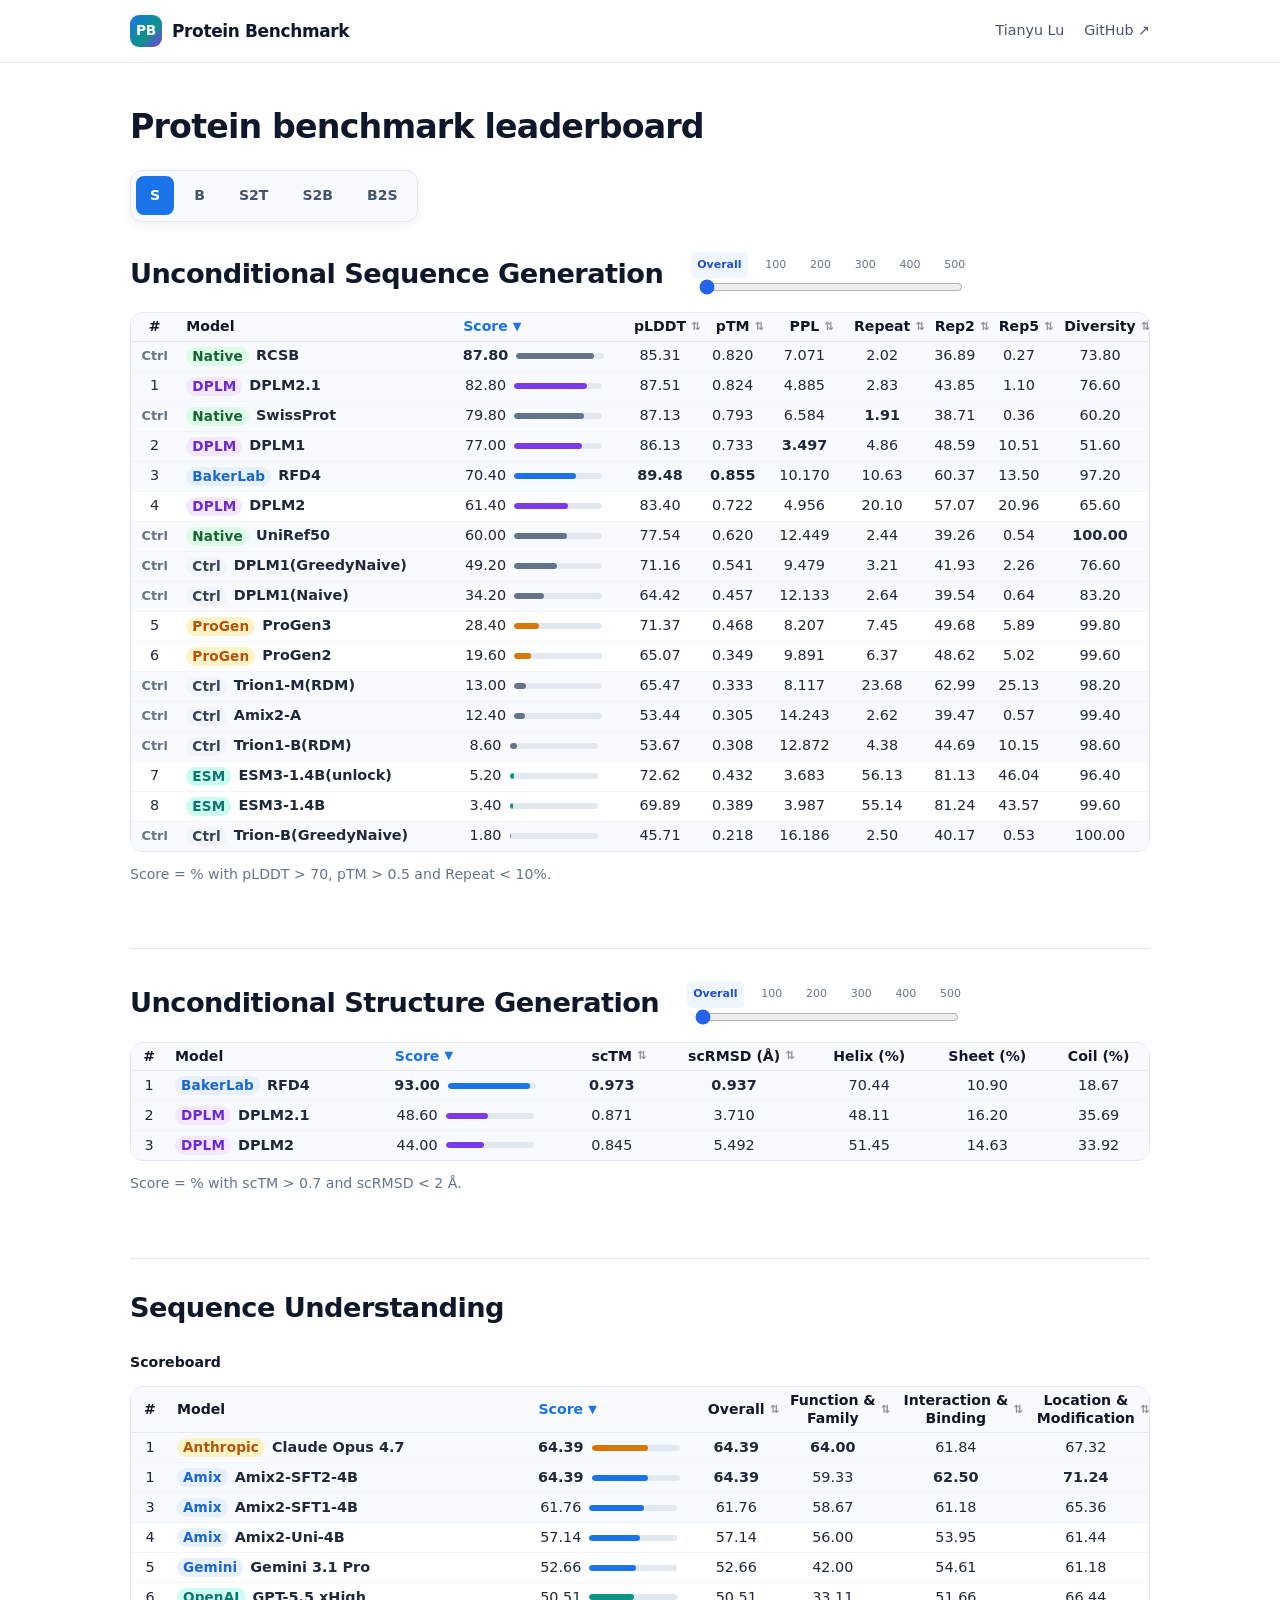
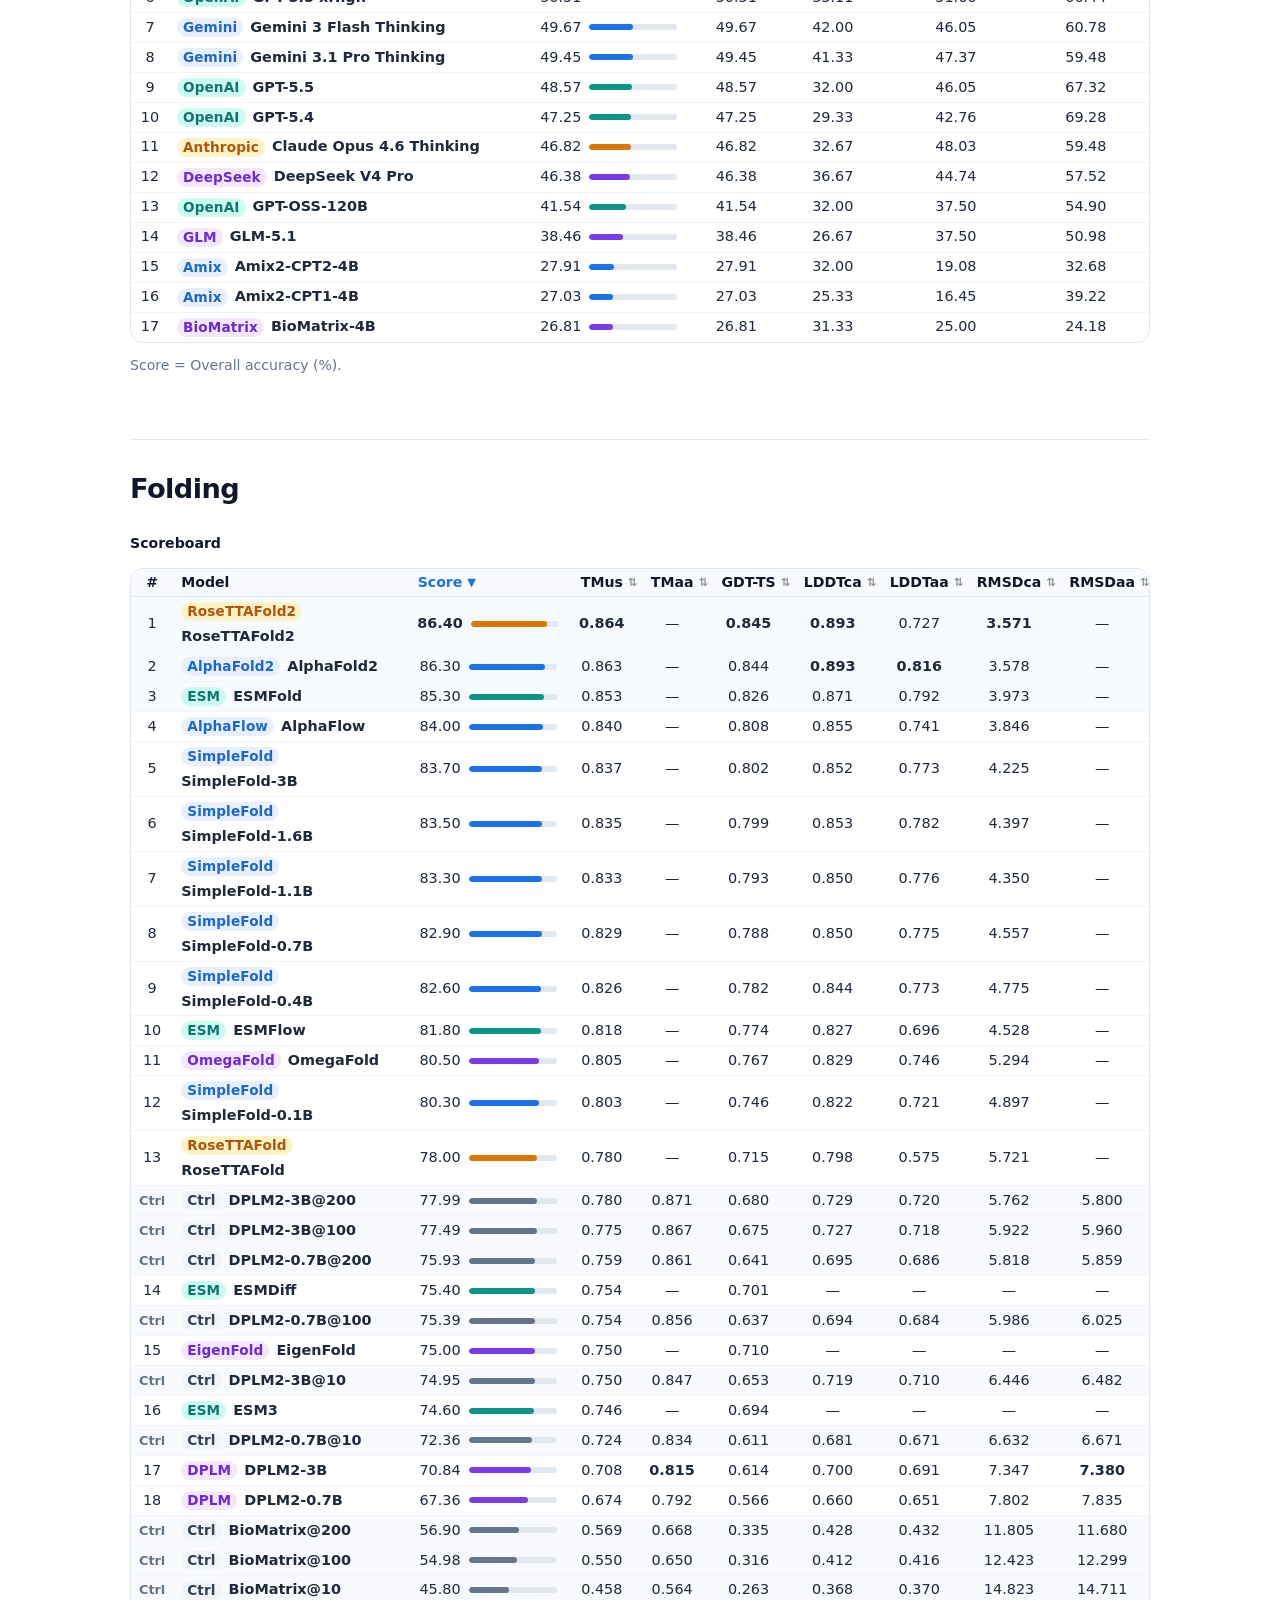
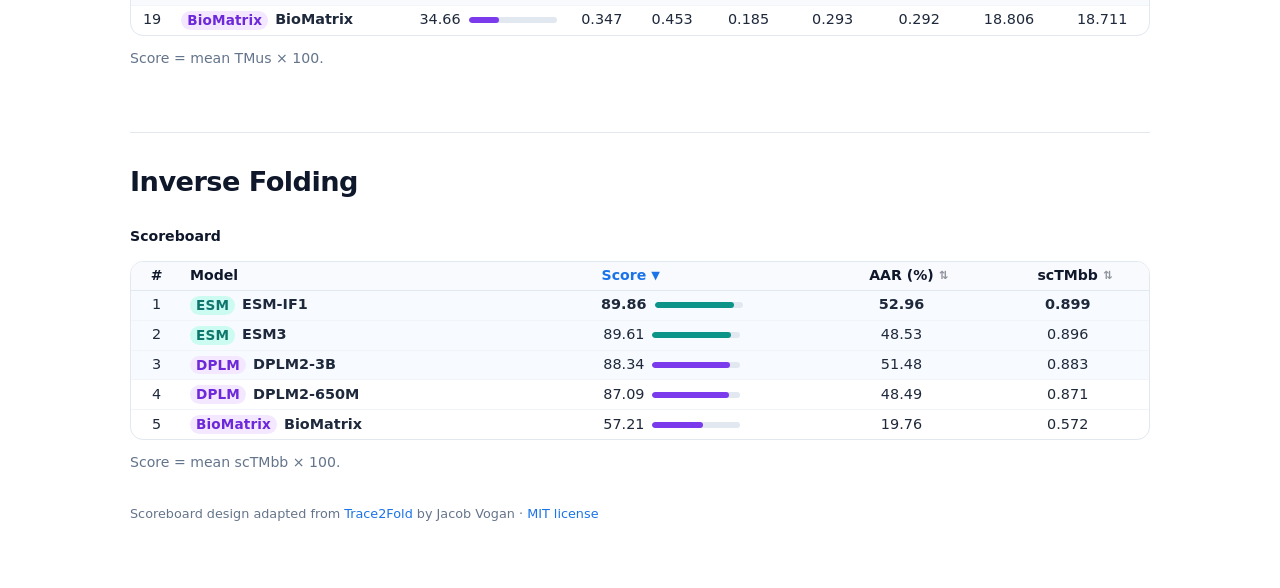
<file: leaderboard/understanding.html>
<!doctype html>
<html lang="en"><head><meta charset="utf-8">
<meta name="viewport" content="width=device-width, initial-scale=1">
<meta http-equiv="refresh" content="0; url=./#sequence-understanding">
<title>Sequence Understanding · Protein Benchmark</title></head>
<body><p><a href="./#sequence-understanding">View Sequence Understanding on the leaderboard</a></p></body></html>
</file>
<file: leaderboard/styles.css>
/* Table, family badges, score bars and sort controls adapted from Trace2Fold.
   Copyright (c) 2026 Jacob Vogan. MIT license: see THIRD_PARTY_LICENSE.txt. */
:root {
  --surface:#fff; --surface-soft:#f8fafd; --surface-tint:#eef3fb;
  --ink:#0f172a; --ink-body:#1e293b; --muted:#475569; --subtle:#64748b;
  --rule:#e2e8f0; --blue:#1a73e8; --radius-md:13px;
  --sans:"Inter","Segoe UI",system-ui,-apple-system,BlinkMacSystemFont,sans-serif;
}
* { box-sizing:border-box; }
html { scroll-behavior:smooth; }
@media (prefers-reduced-motion:reduce) { html { scroll-behavior:auto; } }
body { margin:0; background:#fff; color:var(--ink-body); font:400 17px/1.68 var(--sans); -webkit-font-smoothing:antialiased; }
a { color:var(--blue); text-decoration:none; }
a:hover { text-decoration:underline; }
.site-header { border-bottom:1px solid var(--rule); }
.nav-bar { max-width:1068px; margin:auto; padding:0 24px; min-height:62px; display:flex; align-items:center; justify-content:space-between; gap:16px; }
.brand { color:var(--ink); font-size:1.06rem; font-weight:760; letter-spacing:-.02em; display:flex; align-items:center; gap:10px; }
.brand-gem { width:32px; height:32px; border-radius:9px; background:linear-gradient(135deg,#1a73e8 0%,#0d9488 58%,#7c3aed 100%); display:grid; place-items:center; color:#fff; font-size:.86rem; font-weight:800; }
.nav-links { display:flex; gap:20px; font-size:.89rem; }
.nav-links a { color:var(--muted); }
main { max-width:1068px; margin:0 auto; padding:44px 24px 64px; }
.sec-kicker { display:inline-block; font-size:.85rem; font-weight:700; text-transform:uppercase; letter-spacing:.055em; color:var(--blue); margin-bottom:5px; }
h1 { color:var(--ink); font-size:clamp(1.55rem,2.6vw,2.1rem); font-weight:740; line-height:1.18; letter-spacing:-.025em; margin:0 0 12px; }
h2 { color:var(--ink); font-size:clamp(1.35rem,2.2vw,1.7rem); font-weight:740; line-height:1.25; letter-spacing:-.02em; margin:0 0 12px; }
.heading-tag { font-size:.8rem; color:var(--subtle); font-weight:500; letter-spacing:0; vertical-align:middle; }
.benchmark-section { scroll-margin-top:var(--section-offset,130px); }
.benchmark-section + .benchmark-section { margin-top:64px; border-top:1px solid var(--rule); padding-top:32px; }
.section-sub { color:var(--muted); font-size:1.03rem; margin:0 0 18px; max-width:75ch; }
.lb-top-bar { display:flex; flex-wrap:wrap; align-items:center; justify-content:space-between; gap:8px 14px; margin:26px 0 8px; }
.view-label { display:inline-flex; align-items:center; gap:9px; color:var(--ink); font-size:.88rem; font-weight:650; }
.count { color:var(--subtle); font-weight:400; }
.sub { display:block; font-size:.88rem; color:var(--subtle); font-weight:400; margin:2px 0 0; line-height:1.46; }
.table-wrap { background:var(--surface); border:1px solid var(--rule); border-radius:var(--radius-md); margin:12px 0; overflow-x:auto; max-width:100%; }
table { width:100%; border-collapse:collapse; font-size:.93rem; font-variant-numeric:tabular-nums; }
th,td { text-align:left; border-bottom:1px solid #f1f5f9; vertical-align:middle; }
thead th { color:var(--ink); font-size:.88rem; font-weight:650; border-bottom:1px solid var(--rule); background:var(--surface-soft); }
td.num,th.num { text-align:center; white-space:nowrap; }
tbody tr:last-child>* { border-bottom:0; }
tr.lead-row>* { background:rgba(232,240,254,.36); }
tr.control-row>* { background:var(--surface-soft); }
tr.control-row .rank { color:var(--subtle); font-size:.8rem; font-weight:650; }
tbody tr:hover>* { background:#eef3fb; }
.leaderboard-table th,.leaderboard-table td { padding:5px 8px; line-height:1.24; vertical-align:middle; text-align:center; }
.leaderboard-table td,.leaderboard-table tbody th { font-size:.9rem; }
.leaderboard-table tbody th { font-weight:400; }
.leaderboard-table thead th:nth-child(2),.leaderboard-table tbody th[scope="row"] { text-align:left; }
.leaderboard-table .model-cell { display:inline-flex; align-items:center; justify-content:flex-start; gap:7px; white-space:nowrap; }
.row-variant { color:var(--subtle); font-size:.78rem; white-space:nowrap; }
.structure-table .model-cell { flex-wrap:wrap; max-width:270px; white-space:normal; }
.structure-table th[data-sort]:not([data-sort="0"]) { padding-left:14px; padding-right:14px; }
.fam-pill { display:inline-block; font-size:.85rem; font-weight:700; border-radius:999px; letter-spacing:.01em; white-space:nowrap; flex-shrink:0; }
.leaderboard-table .fam-pill { padding:1px 6px; font-size:.85rem; line-height:1.25; }
.fam-gemini { background:#e8f0fe; color:#1967d2; }
.fam-openai { background:#ccfbf1; color:#0f766e; }
.fam-anthropic { background:#fef3c7; color:#b45309; }
.fam-open { background:#f3e8ff; color:#6d28d9; }
.fam-ctrl { background:#f1f5f9; color:#334155; }
.metric-label,.metric-value { display:inline-block; text-align:center; }
/* Reserve the bar's space in both header and body so labels align with numbers. */
.leaderboard-table th[data-sort="0"],.leaderboard-table td:nth-child(3) { padding-right:104px; }
.lb-score-cell { position:relative; display:inline-flex; align-items:center; white-space:nowrap; }
.lb-inline-track { position:absolute; left:calc(100% + 8px); top:50%; transform:translateY(-50%); width:88px; height:6px; border-radius:999px; background:#e2e8f0; overflow:hidden; }
.lb-inline-fill { display:block; height:100%; border-radius:999px; }
.fill-gemini { background:#1a73e8; } .fill-openai { background:#0d9488; }
.fill-anthropic { background:#d97706; } .fill-open { background:#7c3aed; } .fill-ctrl { background:#64748b; }
.metric-meta { display:block; color:var(--subtle); font-size:.75rem; font-weight:400; margin-top:4px; }
th[data-sort] button { position:relative; display:inline-flex; align-items:center; justify-content:center; gap:5px; padding:2px 5px; margin:-2px -5px; border:0; border-radius:6px; background:transparent; color:inherit; font:inherit; cursor:pointer; text-align:center; }
th[data-sort] button:hover { color:var(--ink); background:rgba(26,115,232,.07); }
th[data-sort] button:focus-visible { outline:2px solid var(--blue); outline-offset:2px; }
th[data-sort] button::after { content:"⇅"; position:absolute; left:100%; top:50%; transform:translateY(-50%); font-size:.8em; line-height:1; opacity:.45; }
th[aria-sort="ascending"] button,th[aria-sort="descending"] button { color:var(--blue); }
th[aria-sort="ascending"] button::after { content:"▲"; opacity:1; }
th[aria-sort="descending"] button::after { content:"▼"; opacity:1; }
.protocol { margin-top:8px; }
.protocol summary { cursor:pointer; width:fit-content; }
.protocol[open] summary { margin-bottom:10px; }
.protocol p { margin:0 0 8px; max-width:90ch; }
footer { margin-top:30px; color:var(--subtle); font-size:.8rem; }
.sr-only { position:absolute; width:1px; height:1px; padding:0; margin:-1px; overflow:hidden; clip:rect(0,0,0,0); white-space:nowrap; border:0; }
.benchmark-tabs { position:sticky; top:12px; z-index:10; display:flex; flex-wrap:wrap; gap:6px; padding:5px; margin:24px 0 30px; width:fit-content; max-width:100%; background:var(--surface-soft); border:1px solid var(--rule); border-radius:12px; box-shadow:0 3px 12px rgba(15,23,42,.06); }
.benchmark-tabs a { padding:8px 14px; border-radius:8px; color:var(--muted); font-size:.88rem; font-weight:650; text-decoration:none; }
.benchmark-tabs a:hover { background:var(--surface-tint); color:var(--ink); }
.benchmark-tabs a[aria-current="location"] { background:var(--blue); color:#fff; }
.benchmark-tabs a span { font-size:.75rem; font-weight:400; margin-left:5px; }
a:focus-visible,.table-wrap:focus-visible { outline:2px solid var(--blue); outline-offset:3px; }
@media (max-width:700px) {
  main { padding:30px 16px 40px; } .nav-bar { padding:0 16px; }
  .nav-links { gap:12px; } .brand { font-size:.95rem; }
  .leaderboard-table { min-width:850px; }
  .leaderboard-table tbody th[scope="row"] { position:sticky; left:0; background:white; z-index:1; }
  .leaderboard-table tr.lead-row th[scope="row"] { background:#f2f7ff; }
  .leaderboard-table tr:hover th[scope="row"] { background:#eef3fb; }
  .leaderboard-table .model-cell { white-space:normal; max-width:210px; flex-wrap:wrap; }
}

.fam-native { background:#dcfce7; color:#166534; }
</file>
